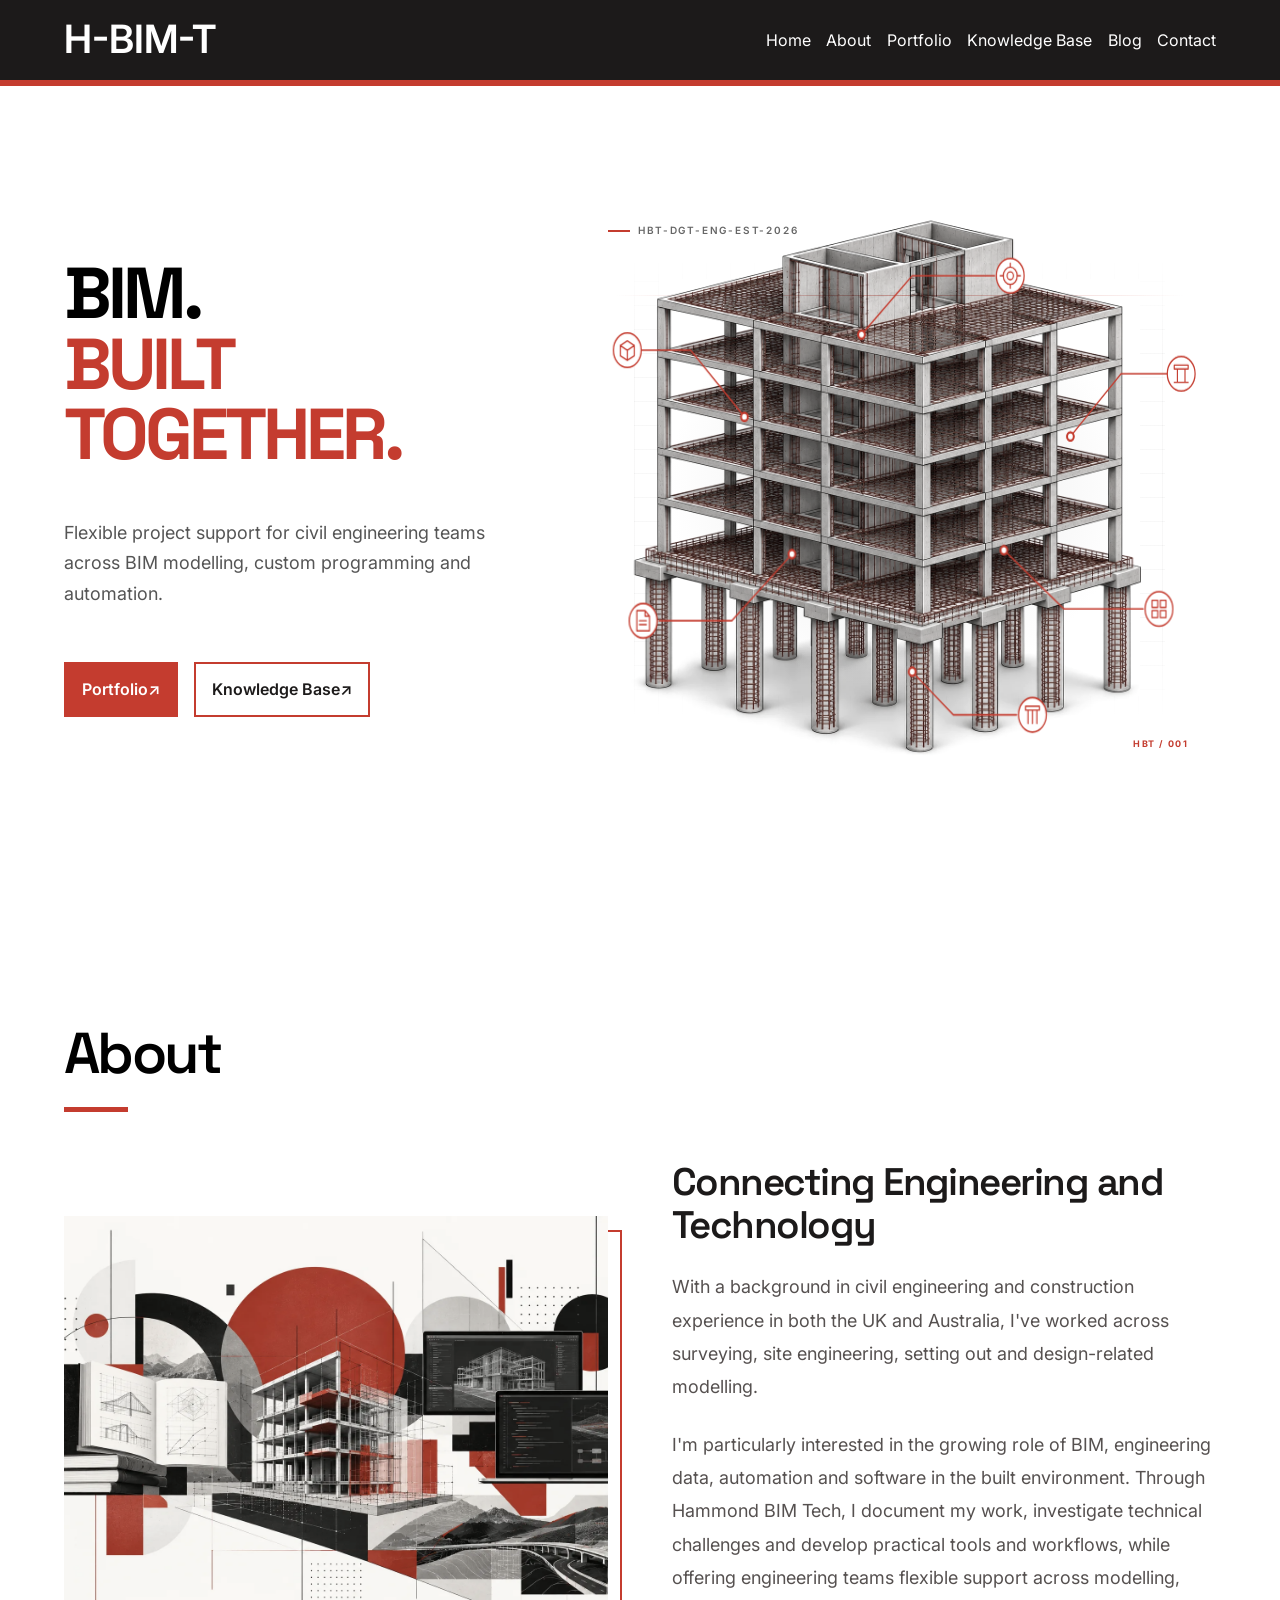
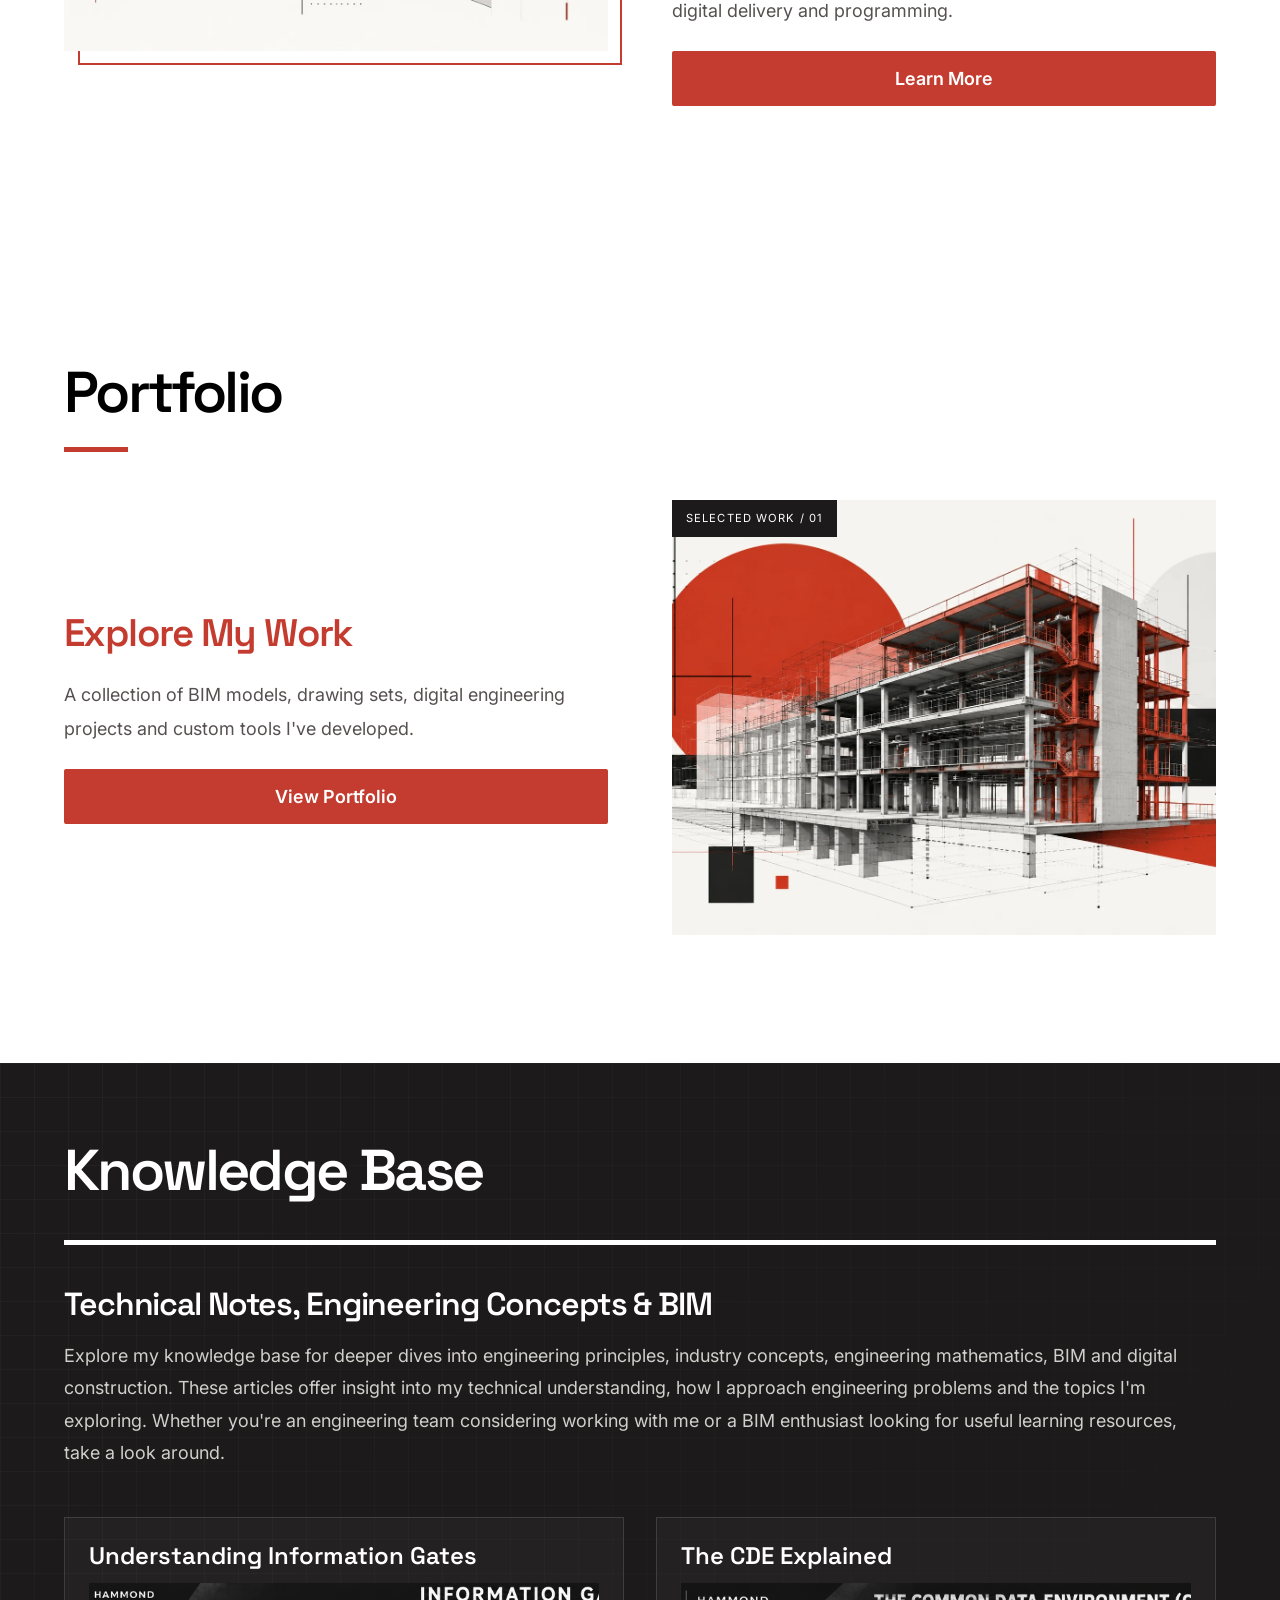
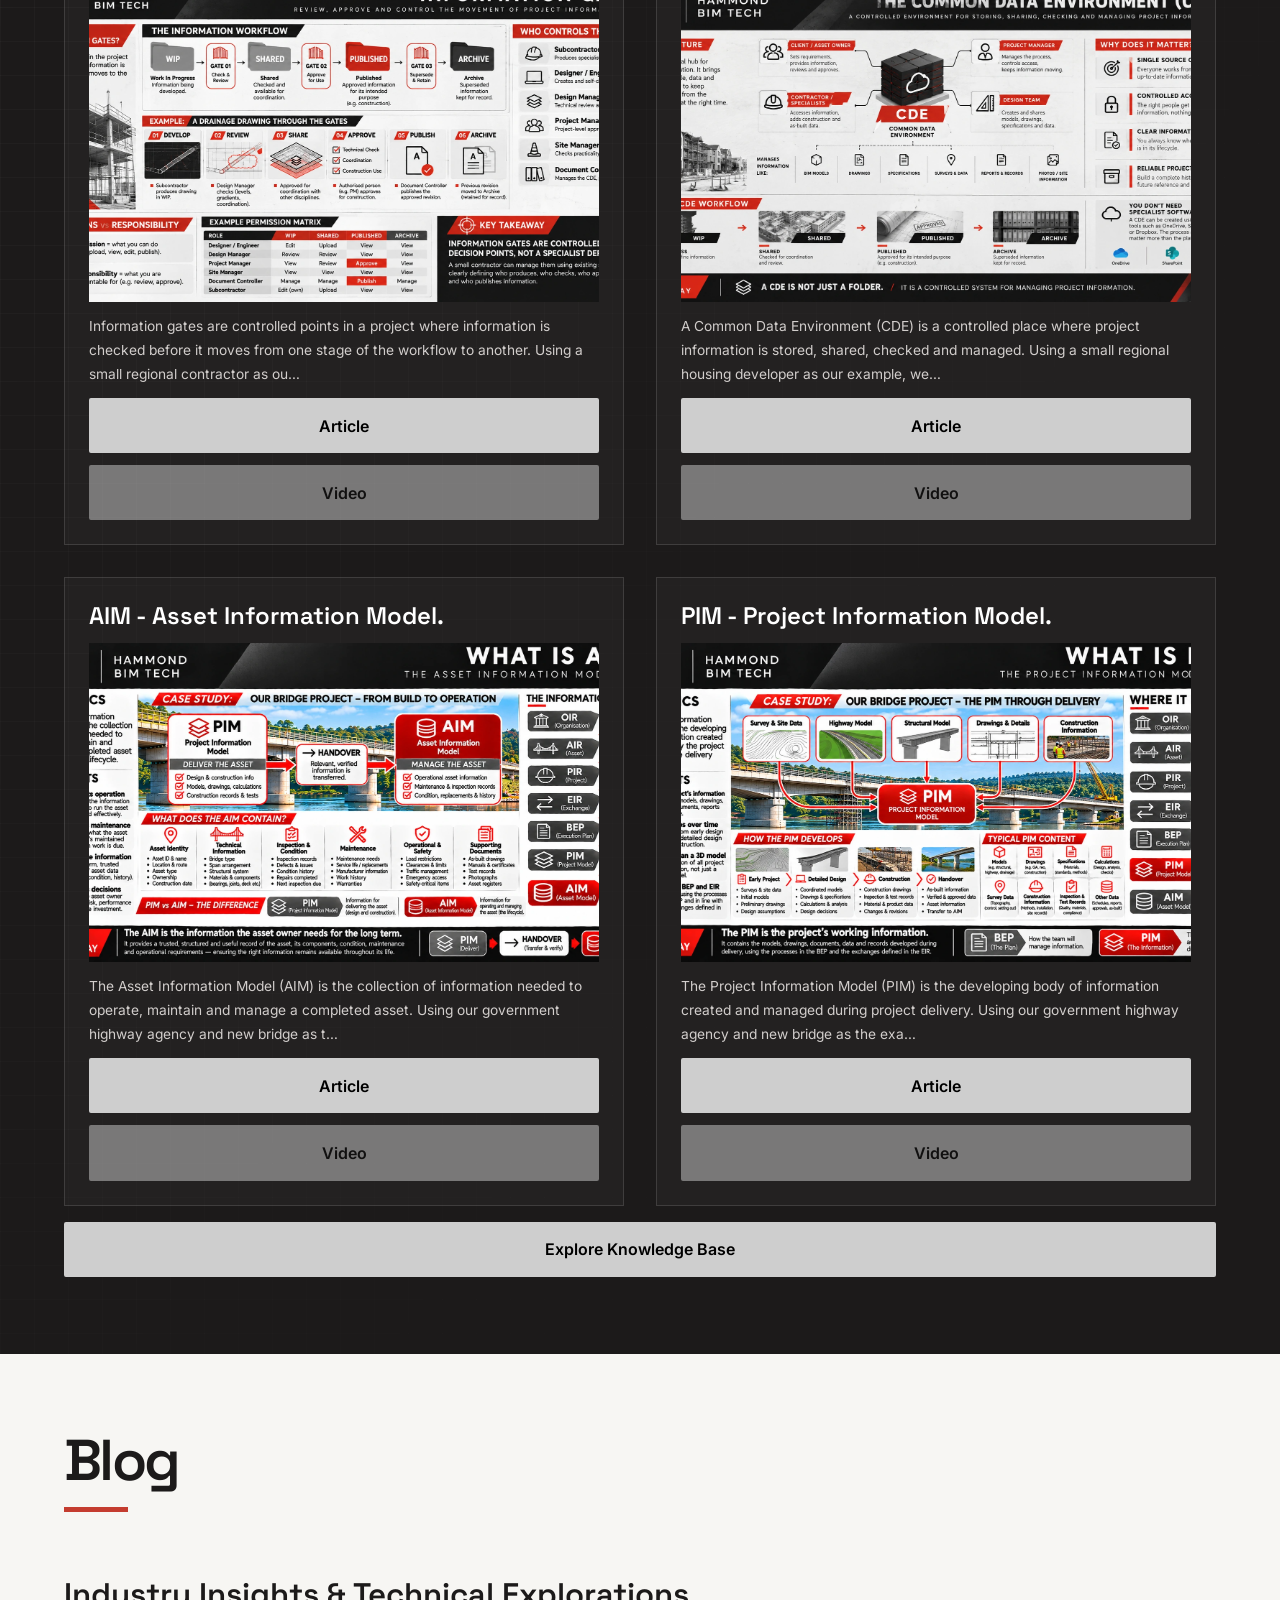
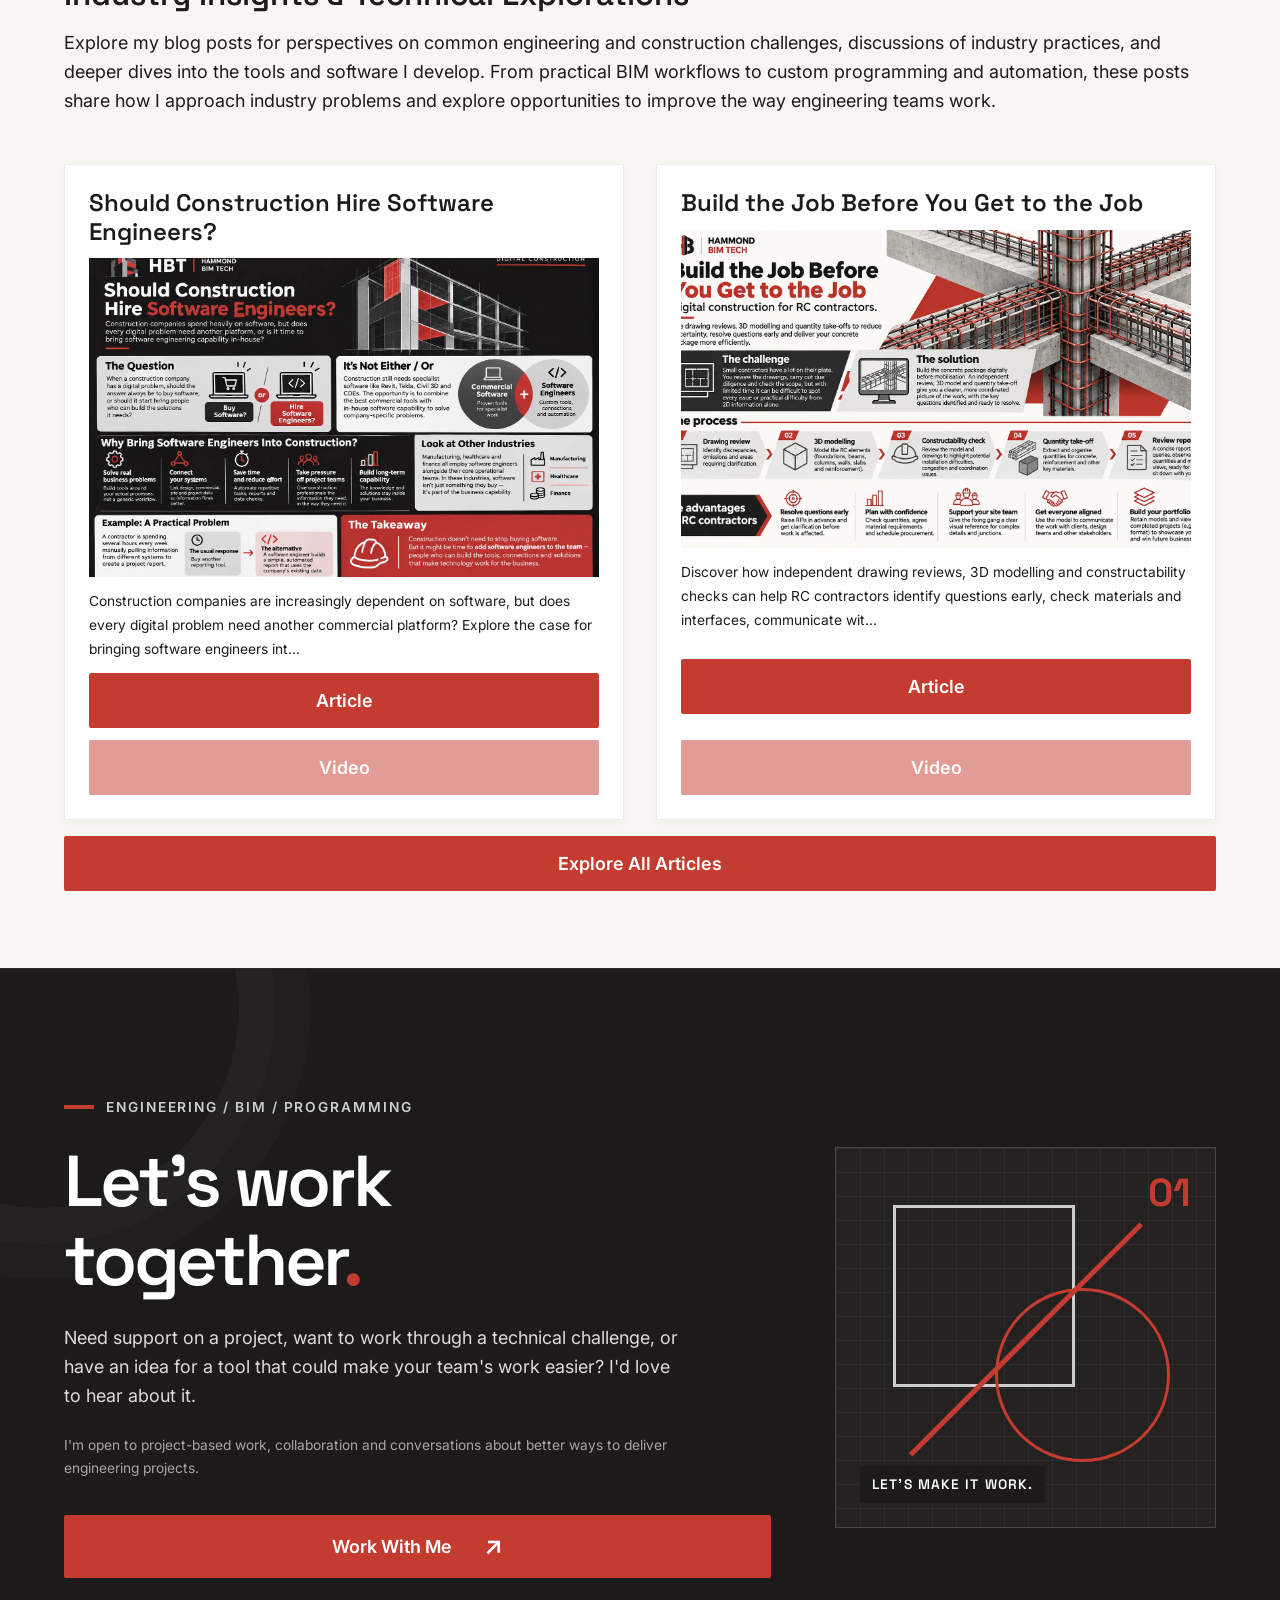
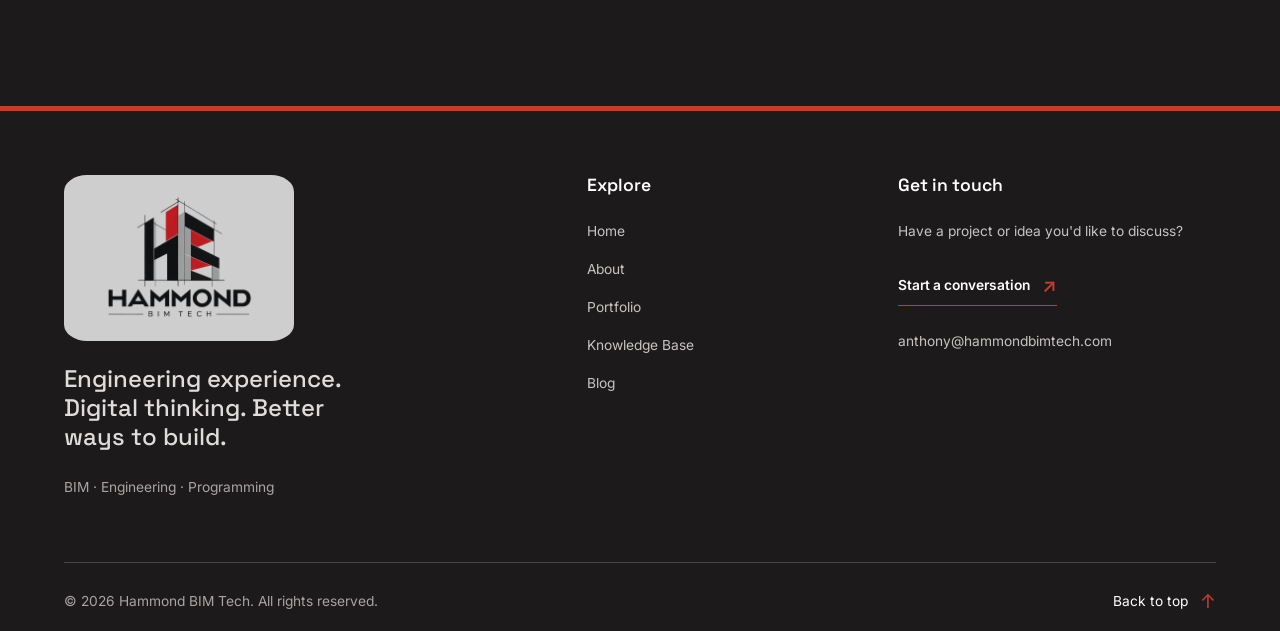
<file: index.html>
<!DOCTYPE html>
<html lang="en">
<head>
    <meta charset="UTF-8">
    <meta name="viewport" content="width=device-width, initial-scale=1.0">
    <title>Home</title>
    <link rel="stylesheet" href="/assets/css/global.css">
    <link rel="stylesheet" href="/assets/css/styles.css">
</head>
<body>

    <!-- Header -->
    <div id="header"></div>

    <!-- Hero -->
    <section class="hero-section">
        <div id="hero"></div>
    </section>

    <!-- About -->
     <section>
        <div class="inner about">
            <h2>About</h2>
            <hr class="line-break">
            <div class="about-content">
                <div class="about-description">
                    <h5>Connecting Engineering and Technology</h5>
                    <p>
                        With a background in civil engineering and construction experience in both the UK and Australia, I've worked across surveying, site engineering, setting out and design-related modelling.
                    </p>
                    <p>
                        I'm particularly interested in the growing role of BIM, engineering data, automation and software in the built environment. Through Hammond BIM Tech, I document my work, investigate technical challenges and develop practical tools and workflows, while offering engineering teams flexible support across modelling, digital delivery and programming.    
                    </p>
                    <a href="/about/index.html" class="button tertiary">Learn More</a>
                </div>
                <div class="about-image">
                    <img src="/assets/media/Architectural Learning and Digital Workflow.webp" alt="">
                </div>
            </div>

                
        </div>
     </section>

    <!-- Portfolio -->

    <section>
        <div class="inner portfolio">
            <h2>Portfolio</h2>
            <hr class="line-break">
            <div class="portfolio-content">
                <div class="portfolio-description">
                    <h5>Explore My Work</h5>
                    <p>A collection of BIM models, drawing sets, digital engineering projects and custom tools I've developed.</p>
                    <a href="/portfolio/index.html" class="button tertiary">View Portfolio</a>
                </div>
                <div class="portfolio-img">
                    <img src="/assets/media/portfolio-index.webp" alt="">

                </div>

            </div>
        </div>
    </section>

   
<!-- Homepage Knowledge Base -->
<section class="kb" id="home-knowledge-base">
    <div class="inner knowledge-base" id="home-kb-content">

        <h2>Knowledge Base</h2>
        <hr class="line-break-p">

        <h5 style="color: var(--color-text-light);">
            Technical Notes, Engineering Concepts &amp; BIM
        </h5>

        <p>
            Explore my knowledge base for deeper dives into engineering
            principles, industry concepts, engineering mathematics, BIM and digital construction. These
            articles offer insight into my technical understanding, how I
            approach engineering problems and the topics I'm exploring.
            Whether you're an engineering team considering working with me
            or a BIM enthusiast looking for useful learning resources,
            take a look around.
        </p>

        <!-- Four latest Knowledge Base entries -->
        <div class="knowledge-base-content" id="home-kb-articles"></div>

        <a href="/knowledge-base/index.html" class="button secondary">
            Explore Knowledge Base
        </a>

    </div>
</section>


<!-- Homepage Blog -->
<section class="blog" id="home-blog">
    <div class="inner knowledge-base blog" id="home-blog-content">

        <h2>Blog</h2>
        <hr class="line-break">

        <h5>Industry Insights &amp; Technical Explorations</h5>

        <p style="color: var(--color-primary);">
            Explore my blog posts for perspectives on common engineering
            and construction challenges, discussions of industry practices,
            and deeper dives into the tools and software I develop. From
            practical BIM workflows to custom programming and automation,
            these posts share how I approach industry problems and explore
            opportunities to improve the way engineering teams work.
        </p>

        <!-- Four latest Blog entries -->
        <div class="knowledge-base-content" id="home-blog-articles"></div>

        <a href="/blog/index.html" class="button tertiary">
            Explore All Articles
        </a>

    </div>
</section>


    
    <!-- Call to action -->
    <section class="cta-section">
        <div class="inner cta">

            <div class="cta-content">
                <span class="cta-eyebrow">ENGINEERING / BIM / PROGRAMMING</span>

                <h2>Let's work<br class="cta-break"> together<span class="cta-period">.</span></h2>

                <p>
                    Need support on a project, want to work through a technical
                    challenge, or have an idea for a tool that could make your
                    team's work easier? I'd love to hear about it.
                </p>

                <p class="cta-secondary-text">
                    I'm open to project-based work, collaboration and conversations
                    about better ways to deliver engineering projects.
                </p>

                <a href="/contact/index.html" class="button tertiary cta-button">
                    <span>Work With Me</span>
                    <span class="cta-arrow" aria-hidden="true">↗</span>
                </a>
            </div>

            <div class="cta-graphic" aria-hidden="true">
                <div class="cta-graphic-square"></div>
                <div class="cta-graphic-circle"></div>
                <div class="cta-graphic-line"></div>
                <span class="cta-graphic-label">LET'S MAKE IT WORK.</span>
                <span class="cta-graphic-number">01</span>
            </div>

        </div>
    </section>
 

    <!-- Footer -->
    <div id="footer"></div>
    
    
    <script src="/assets/js/components.js"></script>
    <script src="/assets/js/script.js"></script>
    <script src="/assets/js/home-injection.js"></script>
</body>
</html>
</file>
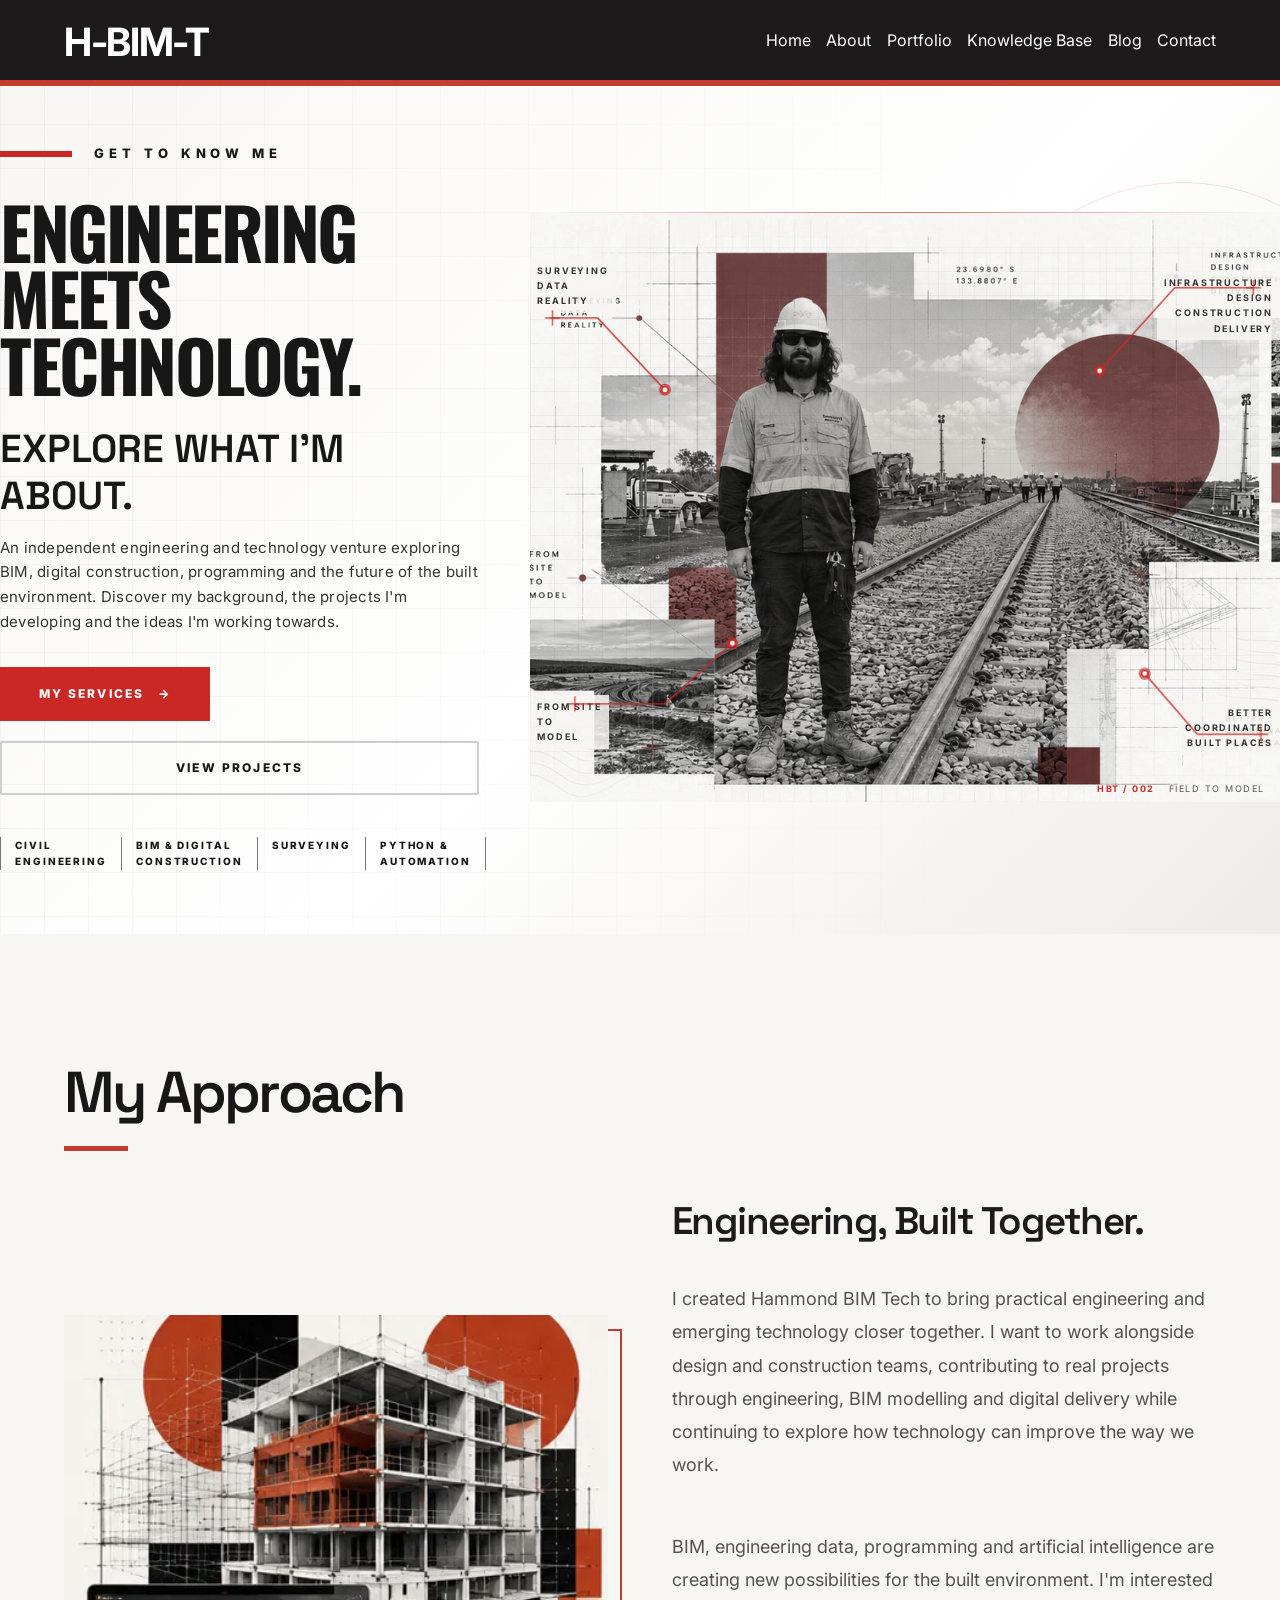
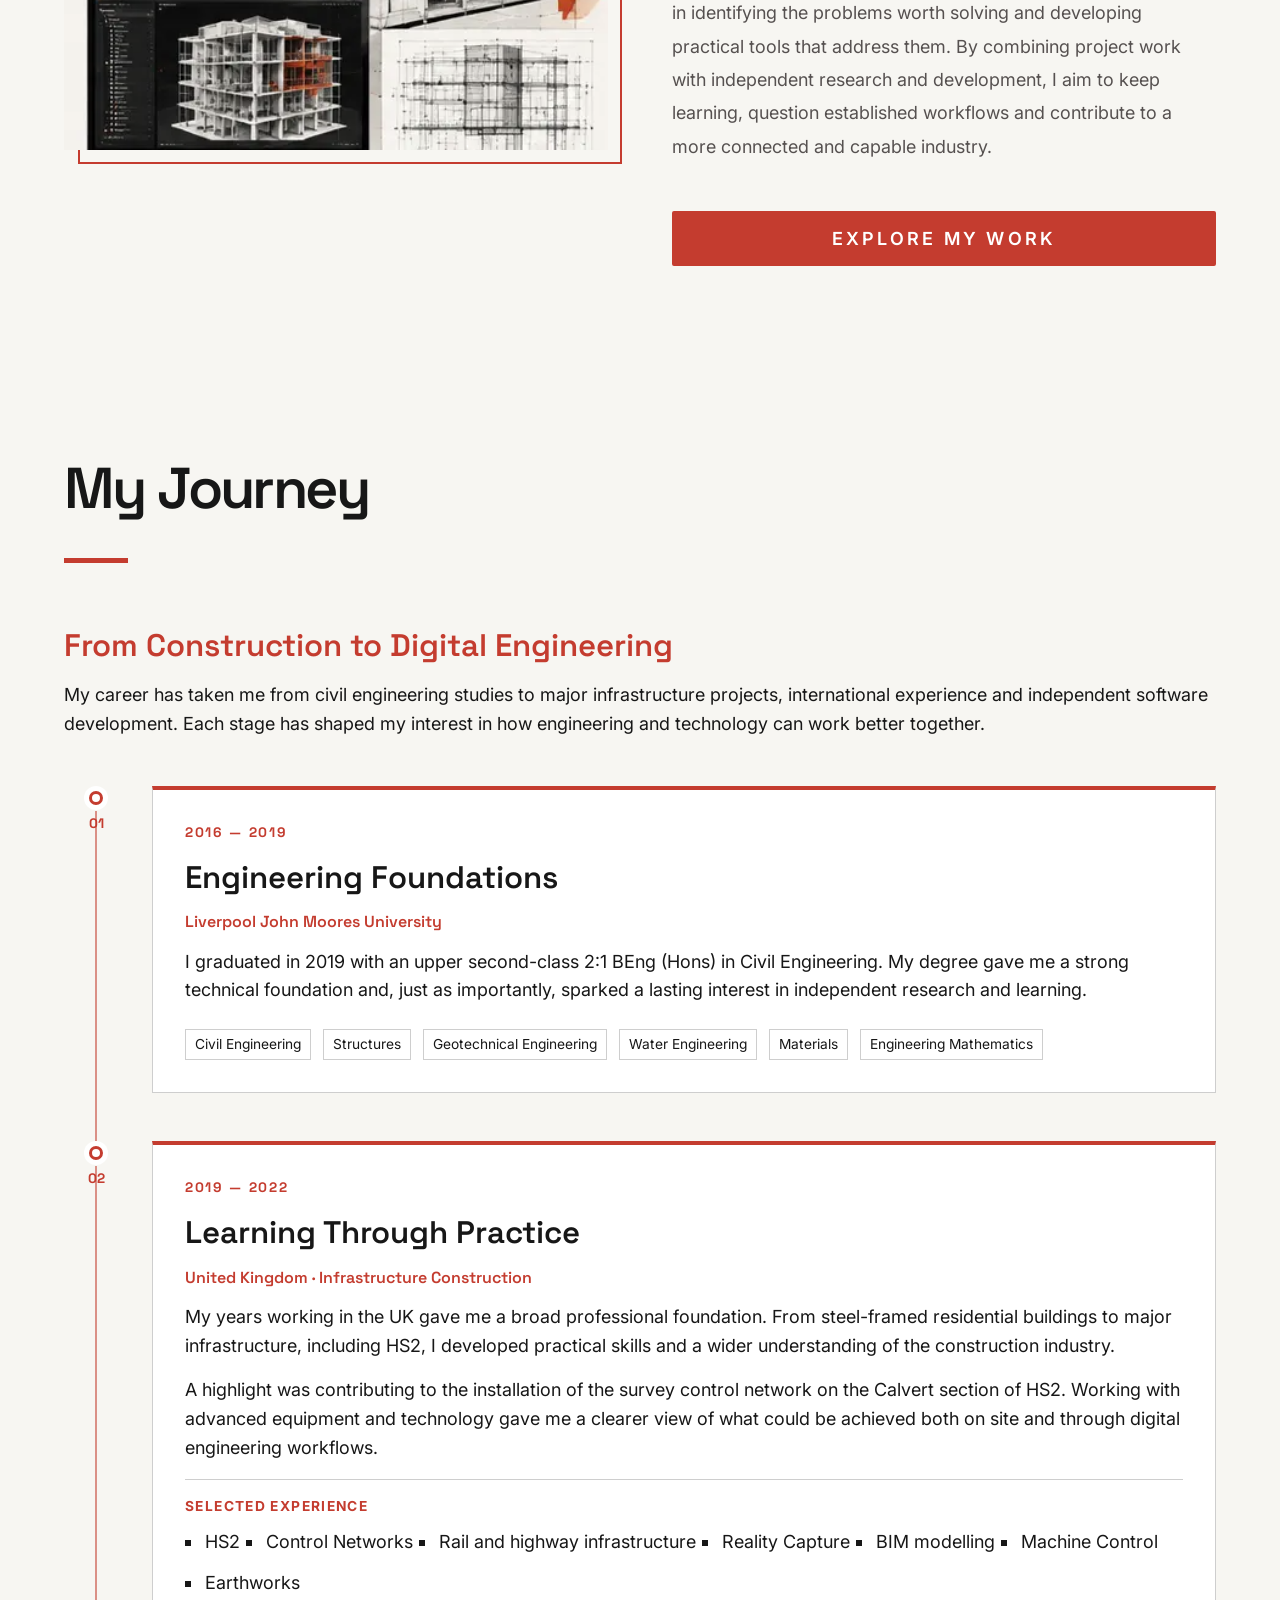
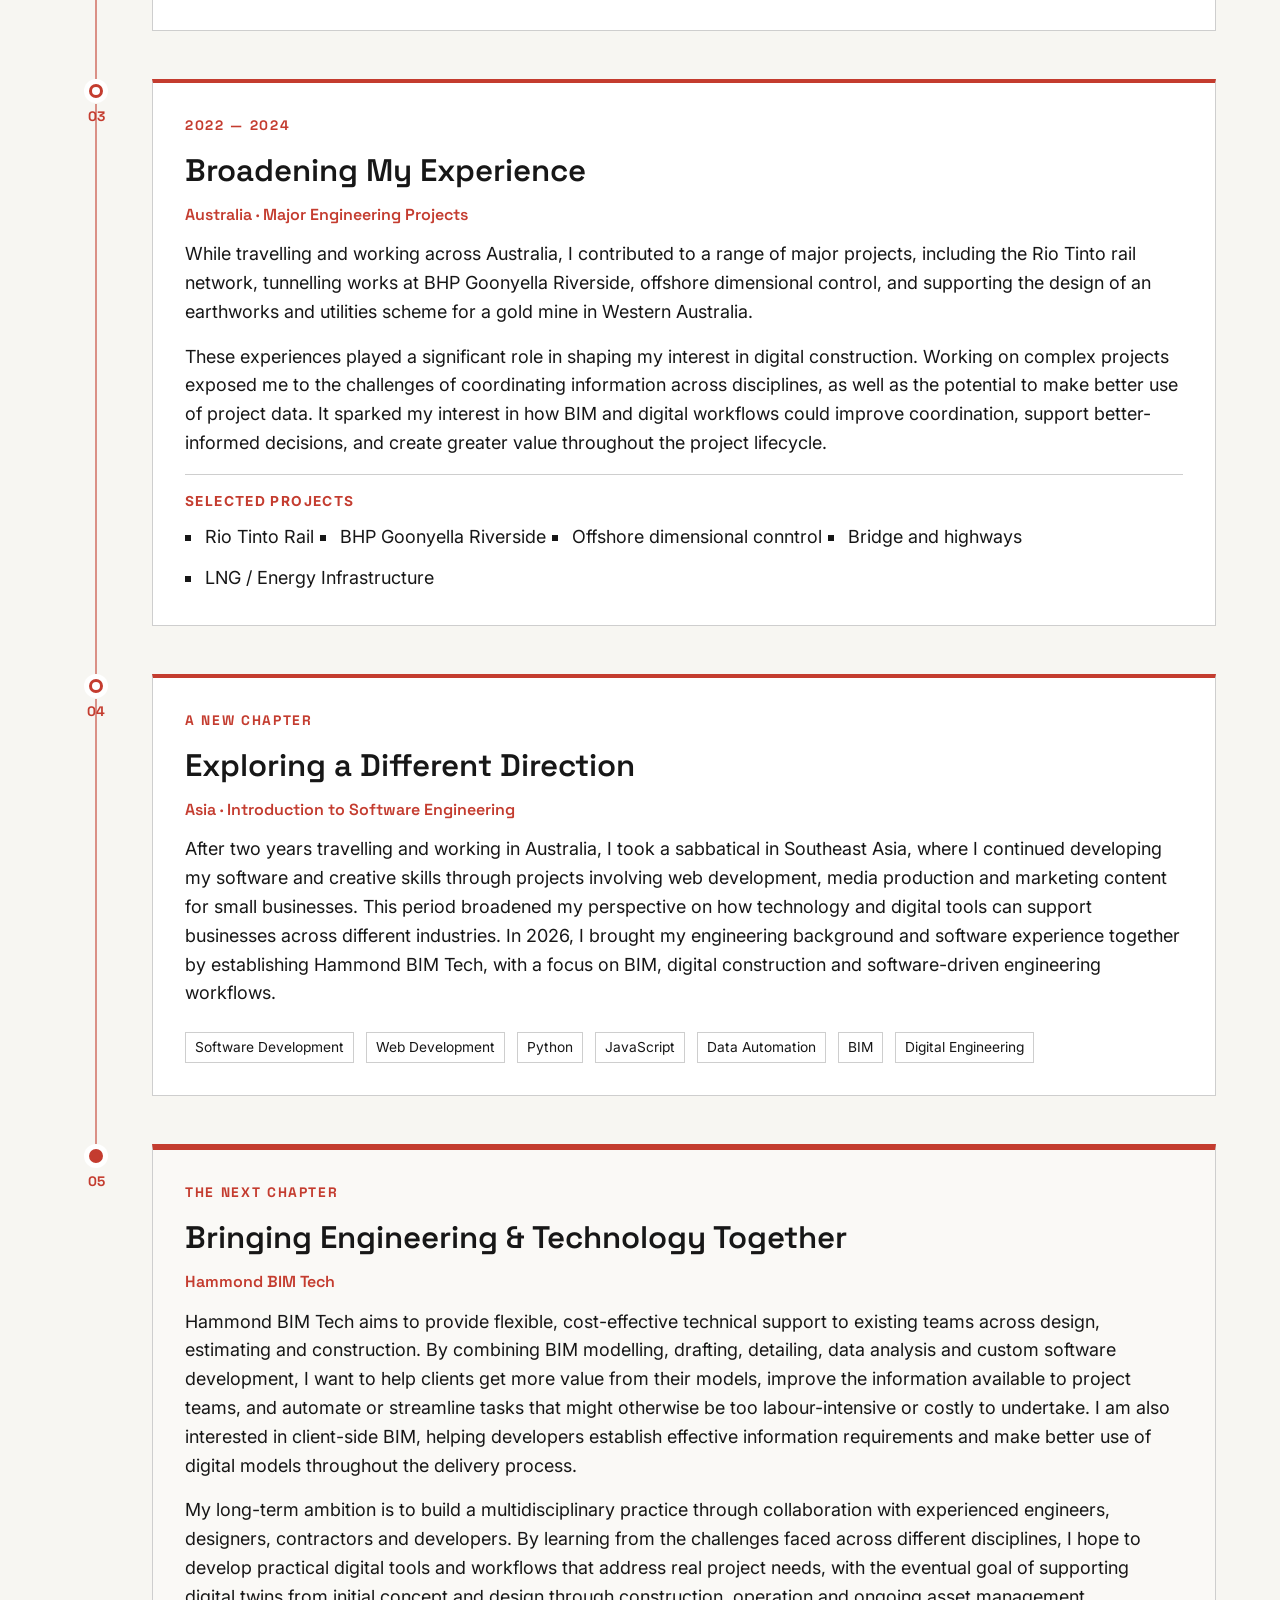
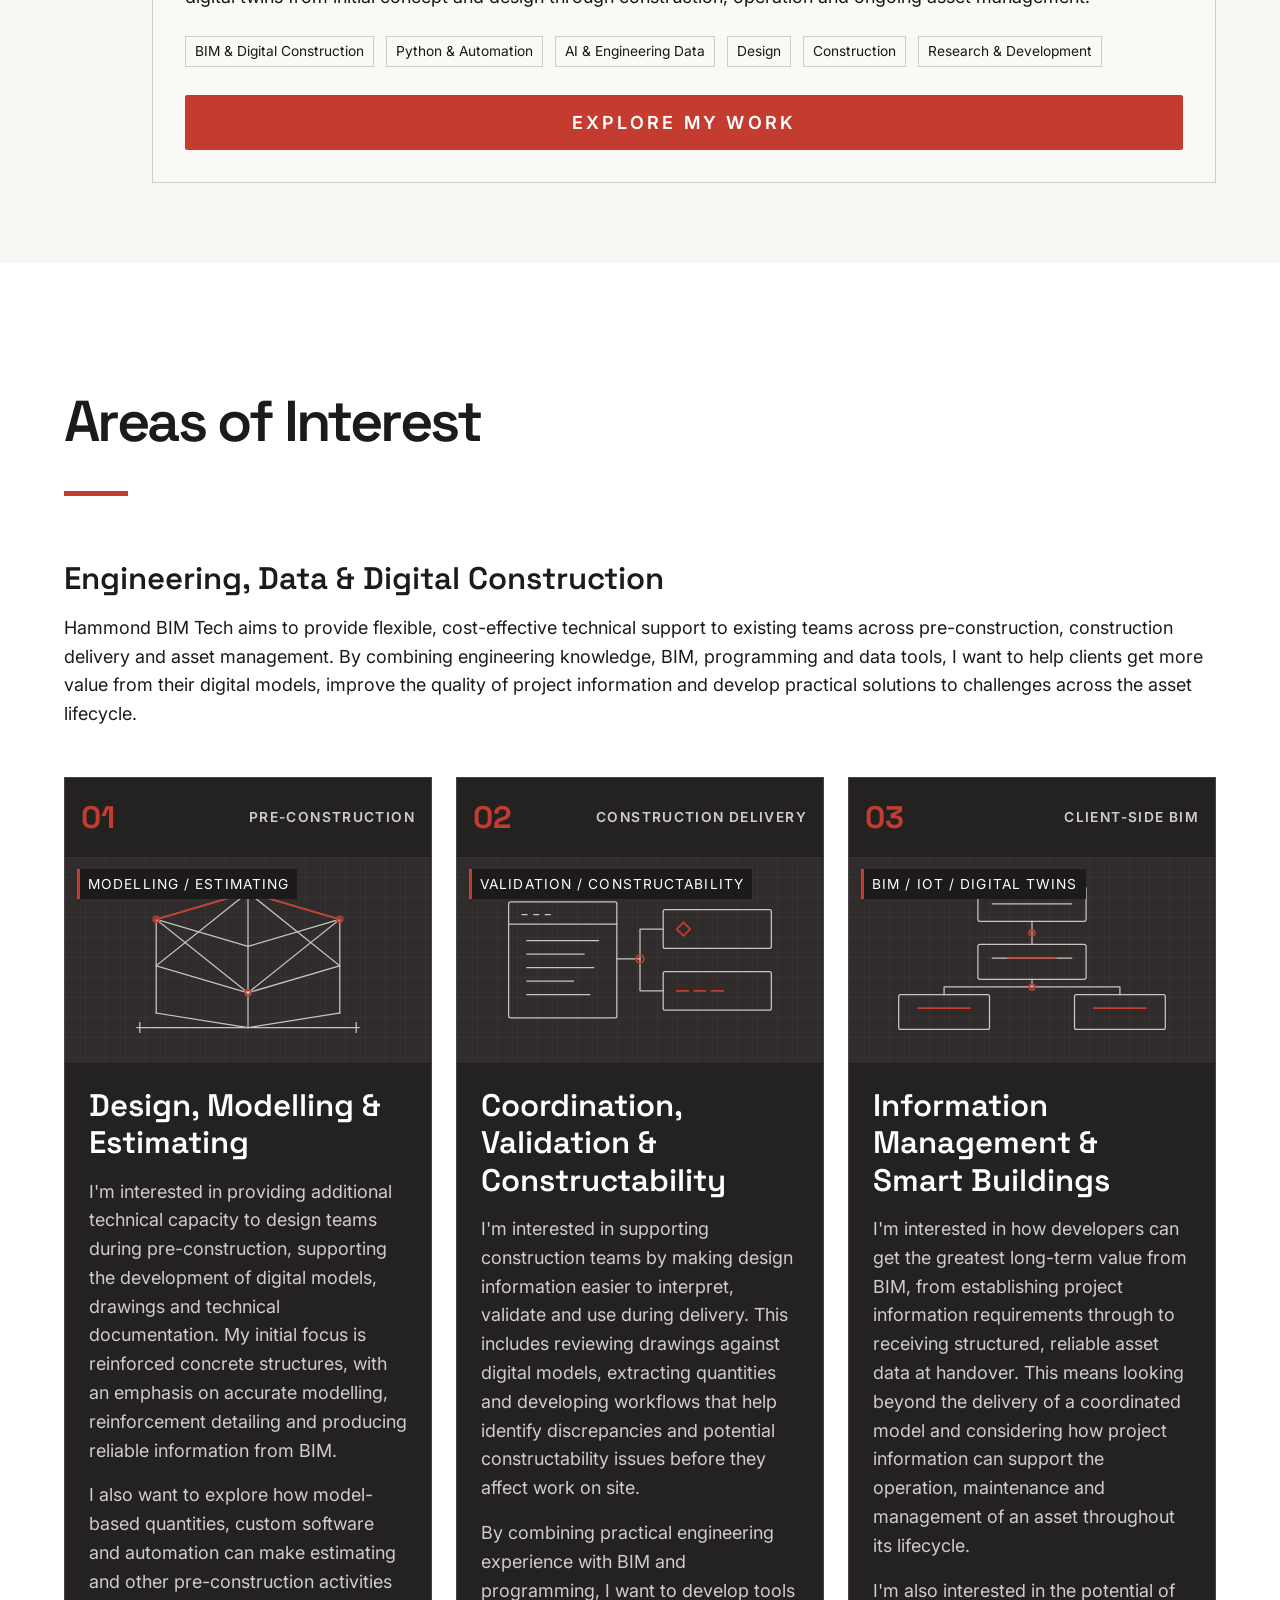
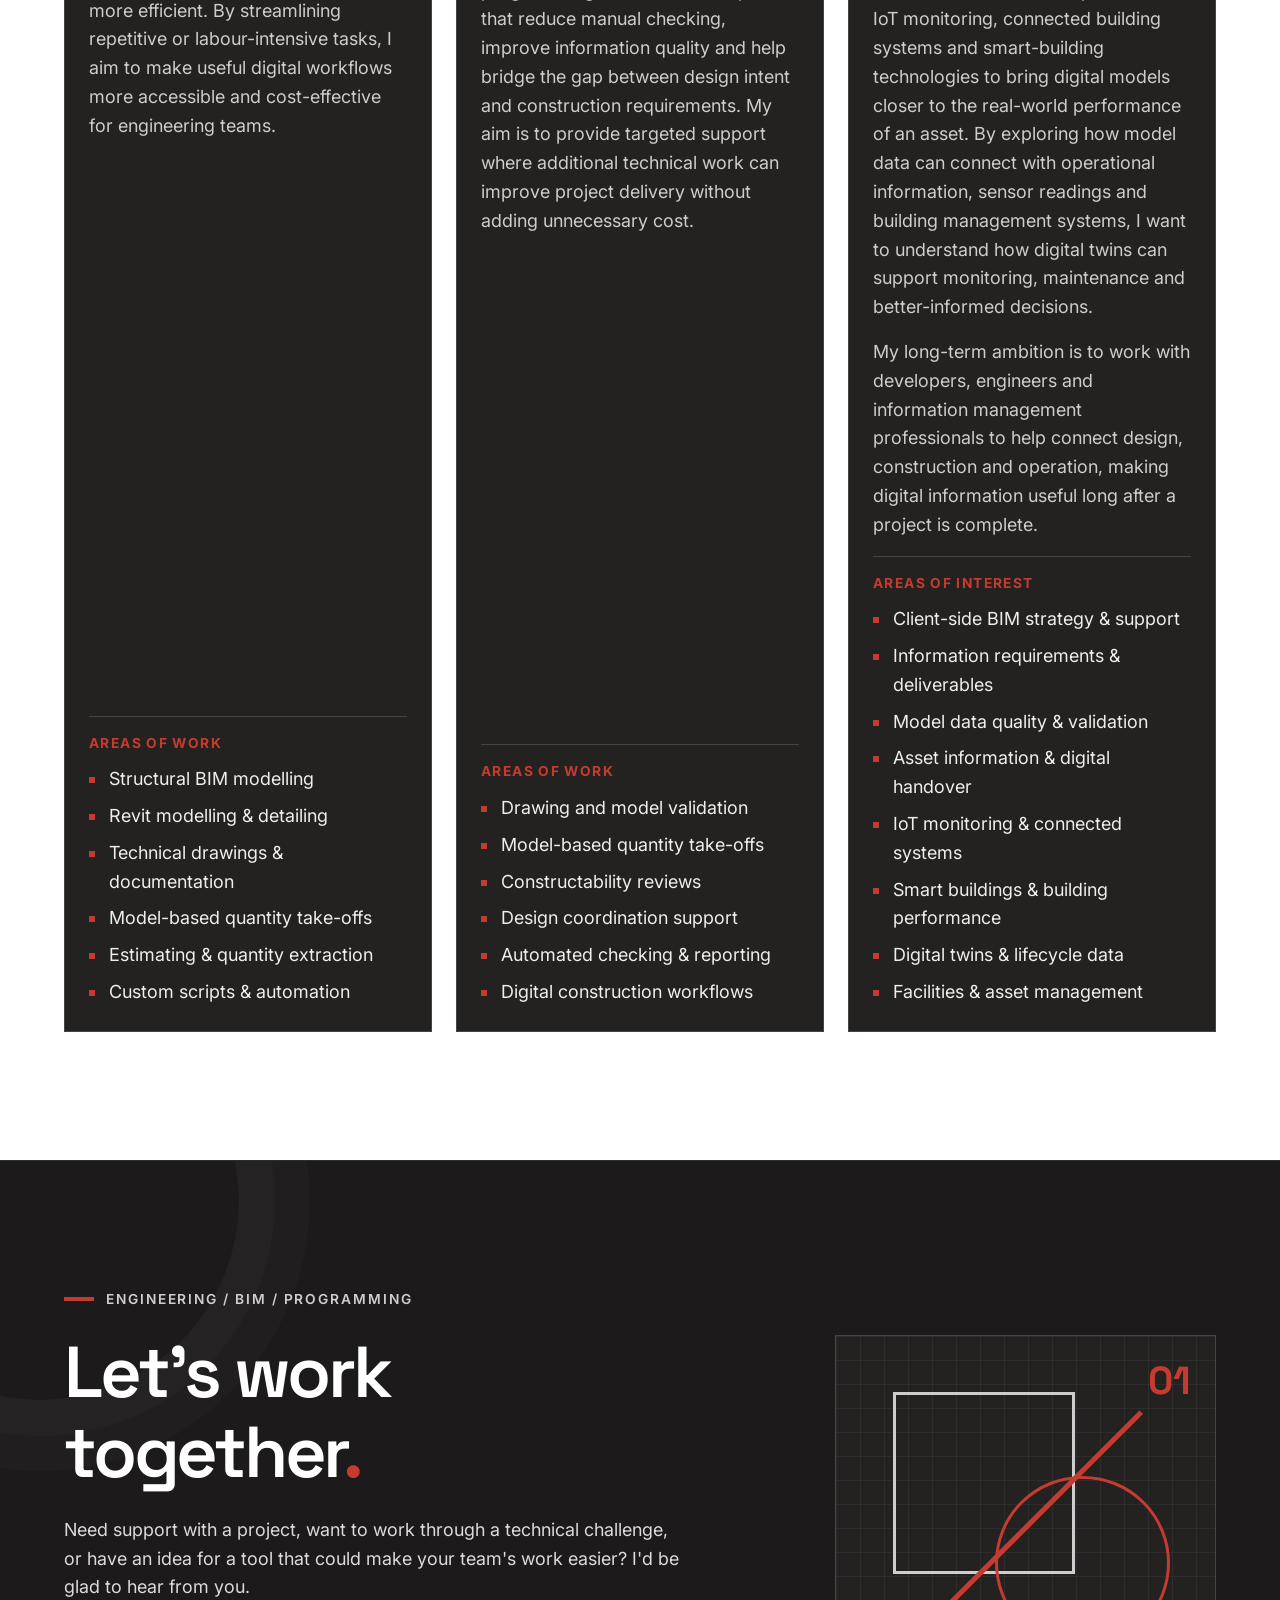
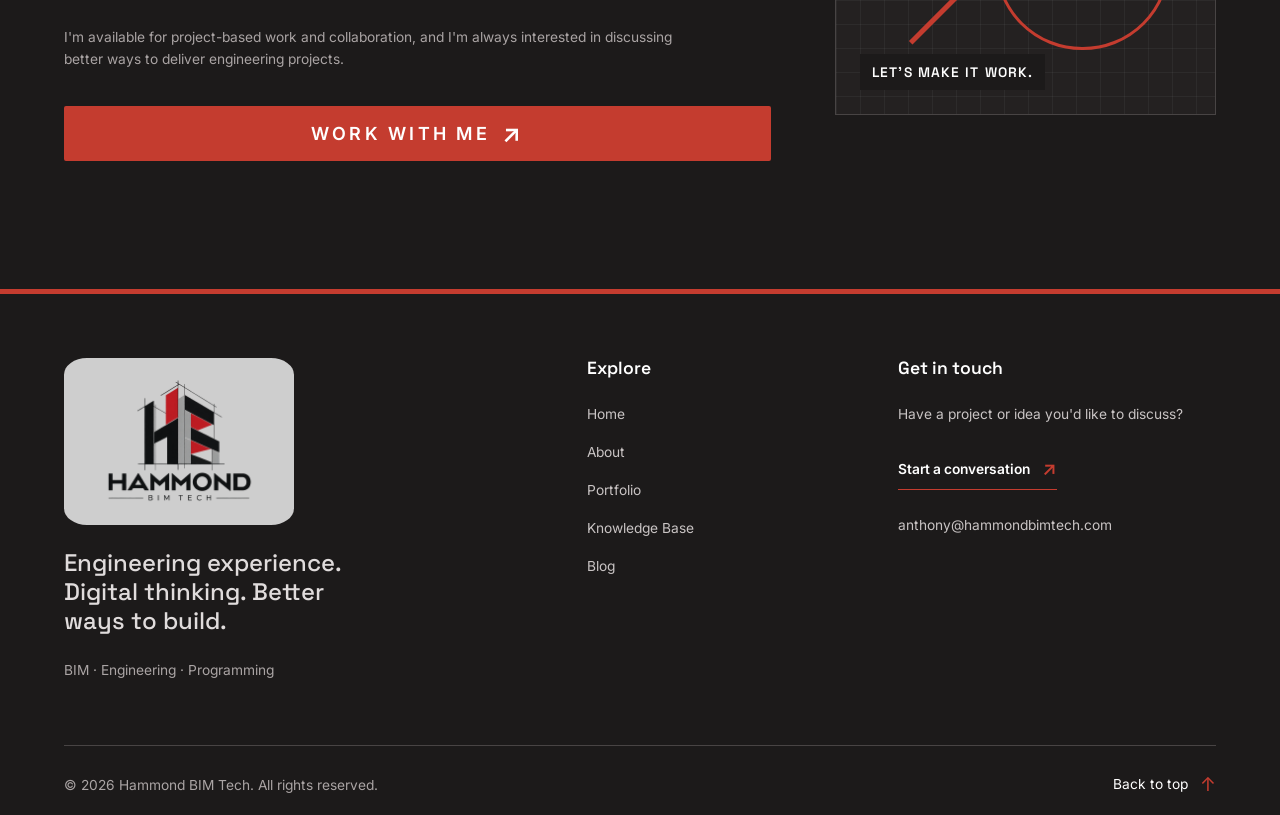
<file: about/index.html>
<!DOCTYPE html>
<html lang="en">
<head>
    <meta charset="UTF-8">
    <meta name="viewport" content="width=device-width, initial-scale=1.0">
    <title>About | Hammond BIM Tech</title>
    <link rel="stylesheet" href="/assets/css/global.css">
    <link rel="stylesheet" href="/assets/css/styles.css">
</head>
<body>
    <!-- Header -->
    <div id="header"></div>

    <!-- Hero -->
    <section class="hero-section">
        <div id="a-hero"></div>
    </section>

    <!-- About -->
    
    
    <section>
        <div class="inner about">
            <h2>My Approach</h2>
            <hr class="line-break">

            <div class="about-content">
                <div class="about-description">
                    <h5>Engineering, Built Together.</h5>

                    <p>
                        I created Hammond BIM Tech to bring practical engineering and emerging technology closer together. I want to work alongside design and construction teams, contributing to real projects through engineering, BIM modelling and digital delivery while continuing to explore how technology can improve the way we work.
                    </p>

                    <p>
                        BIM, engineering data, programming and artificial intelligence are creating new possibilities for the built environment. I'm interested in identifying the problems worth solving and developing practical tools that address them. By combining project work with independent research and development, I aim to keep learning, question established workflows and contribute to a more connected and capable industry.
                    </p>

                    <a href="/portfolio/index.html" class="button tertiary">Explore My Work</a>
                </div>

                <div class="about-image">
                    <img src="/assets/media/BIMG-1.webp"
                        alt="Engineering and digital construction workflows">
                </div>
            </div>
        </div>
    </section>

    
    <!-- My Journey -->
    <section class="journey-section">
        <div class="inner journey">

            <h2>My Journey</h2>
            <hr class="line-break">

            <h5 class="journey-intro-heading">
                From Construction to Digital Engineering
            </h5>

            <p class="journey-intro">
                My career has taken me from civil engineering studies to major infrastructure projects, international experience and independent software development. Each stage has shaped my interest in how engineering and technology can work better together.
            </p>

            <div class="journey-timeline">

                <!-- University -->
                <article class="journey-item">
                    <div class="journey-marker">
                        <span class="journey-node"></span>
                        <span class="journey-index">01</span>
                    </div>

                    <div class="journey-card">
                        <span class="journey-period">2016 — 2019</span>
                        <h3>Engineering Foundations</h3>
                        <h5>Liverpool John Moores University</h5>

                        <p>
                            I graduated in 2019 with an upper second-class 2:1 BEng (Hons) in Civil Engineering. My degree gave me a strong technical foundation and, just as importantly, sparked a lasting interest in independent research and learning.
                        </p>

                        <div class="journey-tags">
                            <span>Civil Engineering</span>
                            <span>Structures</span>
                            <span>Geotechnical Engineering</span>
                            <span>Water Engineering</span>
                            <span>Materials</span>
                            <span>Engineering Mathematics</span>
                        </div>
                    </div>
                </article>

                <!-- United Kingdom -->
                <article class="journey-item">
                    <div class="journey-marker">
                        <span class="journey-node"></span>
                        <span class="journey-index">02</span>
                    </div>

                    <div class="journey-card">
                        <span class="journey-period">2019 — 2022</span>
                        <h3>Learning Through Practice</h3>
                        <h5>United Kingdom · Infrastructure Construction</h5>

                        <p>
                            My years working in the UK gave me a broad professional foundation. From steel-framed residential buildings to major infrastructure, including HS2, I developed practical skills and a wider understanding of the construction industry.
                        </p>

                        <p>
                            A highlight was contributing to the installation of the survey control network on the Calvert section of HS2. Working with advanced equipment and technology gave me a clearer view of what could be achieved both on site and through digital engineering workflows.
                        </p>

                        <div class="journey-project">
                            <span class="journey-project-label">SELECTED EXPERIENCE</span>
                            <ul>
                                <li>HS2</li>
                                <li>Control Networks</li>
                                <li>Rail and highway infrastructure</li>
                                <li>Reality Capture</li>
                                <li>BIM modelling</li>
                                <li>Machine Control</li>
                                <li>Earthworks</li>
                            </ul>
                        </div>
                    </div>
                </article>

                <!-- Australia -->
                <article class="journey-item">
                    <div class="journey-marker">
                        <span class="journey-node"></span>
                        <span class="journey-index">03</span>
                    </div>

                    <div class="journey-card">
                        <span class="journey-period">2022 — 2024</span>
                        <h3>Broadening My Experience</h3>
                        <h5>Australia · Major Engineering Projects</h5>

                        <p>
                            While travelling and working across Australia, I contributed to a range of major projects, including the Rio Tinto rail network, tunnelling works at BHP Goonyella Riverside, offshore dimensional control, and supporting the design of an earthworks and utilities scheme for a gold mine in Western Australia.
                        </p>

                        <p>
                            These experiences played a significant role in shaping my interest in digital construction. Working on complex projects exposed me to the challenges of coordinating information across disciplines, as well as the potential to make better use of project data. It sparked my interest in how BIM and digital workflows could improve coordination, support better-informed decisions, and create greater value throughout the project lifecycle.
                        </p>

                        <div class="journey-project">
                            <span class="journey-project-label">SELECTED PROJECTS</span>
                            <ul>
                                <li>Rio Tinto Rail</li>
                                <li>BHP Goonyella Riverside</li>
                                <li>Offshore dimensional conntrol</li>
                                <li>Bridge and highways</li>
                                <li>LNG / Energy Infrastructure</li>
                            </ul>
                        </div>
                    </div>
                </article>

                <!-- Asia -->
                <article class="journey-item">
                    <div class="journey-marker">
                        <span class="journey-node"></span>
                        <span class="journey-index">04</span>
                    </div>

                    <div class="journey-card">
                        <span class="journey-period">A NEW CHAPTER</span>
                        <h3>Exploring a Different Direction</h3>
                        <h5>Asia · Introduction to Software Engineering</h5>

                        <p>
                            After two years travelling and working in Australia, I took a sabbatical in Southeast Asia, where I continued developing my software and creative skills through projects involving web development, media production and marketing content for small businesses. This period broadened my perspective on how technology and digital tools can support businesses across different industries. In 2026, I brought my engineering background and software experience together by establishing Hammond BIM Tech, with a focus on BIM, digital construction and software-driven engineering workflows.
                        </p>


                        <div class="journey-tags">
                            <span>Software Development</span>
                            <span>Web Development</span>
                            <span>Python</span>
                            <span>JavaScript</span>
                            <span>Data Automation</span>
                            <span>BIM</span>
                            <span>Digital Engineering</span>
                        </div>
                    </div>
                </article>

                <!-- Hammond BIM Tech -->
                <article class="journey-item journey-current">
                    <div class="journey-marker">
                        <span class="journey-node"></span>
                        <span class="journey-index">05</span>
                    </div>

                    <div class="journey-card">
                        <span class="journey-period">THE NEXT CHAPTER</span>
                        <h3>Bringing Engineering & Technology Together</h3>
                        <h5>Hammond BIM Tech</h5>

                        
                        <p>
                            Hammond BIM Tech aims to provide flexible, cost-effective technical support to existing teams across design, estimating and construction. By combining BIM modelling, drafting, detailing, data analysis and custom software development, I want to help clients get more value from their models, improve the information available to project teams, and automate or streamline tasks that might otherwise be too labour-intensive or costly to undertake. I am also interested in client-side BIM, helping developers establish effective information requirements and make better use of digital models throughout the delivery process.
                        </p>

                        <p>
                            My long-term ambition is to build a multidisciplinary practice through collaboration with experienced engineers, designers, contractors and developers. By learning from the challenges faced across different disciplines, I hope to develop practical digital tools and workflows that address real project needs, with the eventual goal of supporting digital twins from initial concept and design through construction, operation and ongoing asset management.
                        </p>


                        <div class="journey-tags">
                            <span>BIM & Digital Construction</span>
                            <span>Python & Automation</span>
                            <span>AI & Engineering Data</span>
                            <span>Design</span>
                            <span>Construction</span>
                            <span>Research & Development</span>
                        </div>

                        <a href="/portfolio/index.html"
                        class="button tertiary journey-button">
                            Explore My Work
                        </a>
                    </div>
                </article>

            </div>
        </div>
    </section>

    
    <!-- Areas of Interest -->
    <section class="interests-section">
        <div class="inner interests">

            <h2>Areas of Interest</h2>
            <hr class="line-break">

            <h5>Engineering, Data & Digital Construction</h5>

            <p class="interests-intro">
                Hammond BIM Tech aims to provide flexible, cost-effective technical support to existing teams across pre-construction, construction delivery and asset management. By combining engineering knowledge, BIM, programming and data tools, I want to help clients get more value from their digital models, improve the quality of project information and develop practical solutions to challenges across the asset lifecycle.
            </p>

            <div class="interests-grid">

                <!-- 01: Pre-construction -->
                <article class="interest-card">
                    <div class="interest-card-header">
                        <span class="interest-index">01</span>
                        <span class="interest-category">PRE-CONSTRUCTION</span>
                    </div>

                    <div class="interest-graphic interest-graphic-model">
                        <span class="interest-graphic-label">MODELLING / ESTIMATING</span>
                        <svg viewBox="0 0 320 180" role="img"
                            aria-label="Abstract structural frame drawing">
                            <g class="interest-drawing">
                                <path d="M65 145 V48 L160 20 L255 48 V145"/>
                                <path d="M65 48 L160 76 L255 48"/>
                                <path d="M65 96 L160 124 L255 96"/>
                                <path d="M160 20 V160"/>
                                <path d="M65 145 L160 160 L255 145"/>
                                <path d="M65 48 L160 124"/>
                                <path d="M255 48 L160 124"/>
                                <path d="M65 96 L160 20"/>
                                <path d="M255 96 L160 20"/>
                                <path d="M45 160 H275"/>
                                <path d="M48 155 V165 M272 155 V165"/>
                            </g>
                            <g class="interest-drawing-accent">
                                <path d="M65 48 L160 20 L255 48"/>
                                <circle cx="65" cy="48" r="3"/>
                                <circle cx="160" cy="20" r="3"/>
                                <circle cx="255" cy="48" r="3"/>
                                <circle cx="160" cy="124" r="3"/>
                            </g>
                        </svg>
                    </div>

                    <div class="interest-card-body">
                        <h3>Design, Modelling & Estimating</h3>

                        <p>
                            I'm interested in providing additional technical capacity to design teams during pre-construction, supporting the development of digital models, drawings and technical documentation. My initial focus is reinforced concrete structures, with an emphasis on accurate modelling, reinforcement detailing and producing reliable information from BIM.
                        </p>

                        <p>
                            I also want to explore how model-based quantities, custom software and automation can make estimating and other pre-construction activities more efficient. By streamlining repetitive or labour-intensive tasks, I aim to make useful digital workflows more accessible and cost-effective for engineering teams.
                        </p>

                        <div class="interest-services">
                            <span class="interest-services-label">AREAS OF WORK</span>
                            <ul>
                                <li>Structural BIM modelling</li>
                                <li>Revit modelling & detailing</li>
                                <li>Technical drawings & documentation</li>
                                <li>Model-based quantity take-offs</li>
                                <li>Estimating & quantity extraction</li>
                                <li>Custom scripts & automation</li>
                            </ul>
                        </div>
                    </div>
                </article>

                <!-- 02: Construction Delivery -->
                <article class="interest-card">
                    <div class="interest-card-header">
                        <span class="interest-index">02</span>
                        <span class="interest-category">CONSTRUCTION DELIVERY</span>
                    </div>

                    <div class="interest-graphic interest-graphic-code">
                        <span class="interest-graphic-label">VALIDATION / CONSTRUCTABILITY</span>
                        <svg viewBox="0 0 320 180" role="img"
                            aria-label="Abstract engineering data and code diagram">
                            <g class="interest-drawing">
                                <rect x="24" y="30" width="112" height="120" rx="2"/>
                                <path d="M24 53 H136"/>
                                <path d="M38 43 H43 M50 43 H55 M62 43 H67"/>
                                <path d="M43 70 H117 M43 84 H102 M43 98 H112 M43 112 H91 M43 126 H108"/>
                                <rect x="184" y="38" width="112" height="40" rx="2"/>
                                <rect x="184" y="102" width="112" height="40" rx="2"/>
                                <path d="M136 89 H160 V58 H184"/>
                                <path d="M160 89 V122 H184"/>
                            </g>
                            <g class="interest-drawing-accent">
                                <path d="M198 58 L205 51 L212 58 L205 65 Z"/>
                                <path d="M198 122 H210 M216 122 H228 M234 122 H246"/>
                                <circle cx="160" cy="89" r="4"/>
                            </g>
                        </svg>
                    </div>

                    <div class="interest-card-body">
                        <h3>Coordination, Validation & Constructability</h3>

                        <p>
                            I'm interested in supporting construction teams by making design information easier to interpret, validate and use during delivery. This includes reviewing drawings against digital models, extracting quantities and developing workflows that help identify discrepancies and potential constructability issues before they affect work on site.
                        </p>

                        <p>
                            By combining practical engineering experience with BIM and programming, I want to develop tools that reduce manual checking, improve information quality and help bridge the gap between design intent and construction requirements. My aim is to provide targeted support where additional technical work can improve project delivery without adding unnecessary cost.
                        </p>

                        <div class="interest-services">
                            <span class="interest-services-label">AREAS OF WORK</span>
                            <ul>
                                <li>Drawing and model validation</li>
                                <li>Model-based quantity take-offs</li>
                                <li>Constructability reviews</li>
                                <li>Design coordination support</li>
                                <li>Automated checking & reporting</li>
                                <li>Digital construction workflows</li>
                            </ul>
                        </div>
                    </div>
                </article>

                <!-- 03: Client-side BIM & Digital Assets -->
                <article class="interest-card">
                    <div class="interest-card-header">
                        <span class="interest-index">03</span>
                        <span class="interest-category">CLIENT-SIDE BIM</span>
                    </div>

                    <div class="interest-graphic interest-graphic-bim">
                        <span class="interest-graphic-label">BIM / IOT / DIGITAL TWINS</span>
                        <svg viewBox="0 0 320 180" role="img"
                            aria-label="Abstract connected engineering information diagram">
                            <g class="interest-drawing">
                                <rect x="104" y="14" width="112" height="36" rx="2"/>
                                <rect x="22" y="126" width="94" height="36" rx="2"/>
                                <rect x="204" y="126" width="94" height="36" rx="2"/>
                                <rect x="104" y="74" width="112" height="36" rx="2"/>
                                <path d="M160 50 V74"/>
                                <path d="M160 110 V118 H69 V126"/>
                                <path d="M160 118 H251 V126"/>
                                <path d="M119 32 H201"/>
                                <path d="M119 88 H201"/>
                            </g>
                            <g class="interest-drawing-accent">
                                <circle cx="160" cy="62" r="3"/>
                                <circle cx="160" cy="118" r="3"/>
                                <path d="M135 26 H185 M135 88 H185"/>
                                <path d="M42 140 H96 M224 140 H278"/>
                            </g>
                        </svg>
                    </div>

                    <div class="interest-card-body">
                        <h3>Information Management & Smart Buildings</h3>

                        <p>
                            I'm interested in how developers can get the greatest long-term value from BIM, from establishing project information requirements through to receiving structured, reliable asset data at handover. This means looking beyond the delivery of a coordinated model and considering how project information can support the operation, maintenance and management of an asset throughout its lifecycle.
                        </p>

                        <p>
                            I'm also interested in the potential of IoT monitoring, connected building systems and smart-building technologies to bring digital models closer to the real-world performance of an asset. By exploring how model data can connect with operational information, sensor readings and building management systems, I want to understand how digital twins can support monitoring, maintenance and better-informed decisions.
                        </p>

                        <p>
                            My long-term ambition is to work with developers, engineers and information management professionals to help connect design, construction and operation, making digital information useful long after a project is complete.
                        </p>

                        <div class="interest-services">
                            <span class="interest-services-label">AREAS OF INTEREST</span>
                            <ul>
                                <li>Client-side BIM strategy & support</li>
                                <li>Information requirements & deliverables</li>
                                <li>Model data quality & validation</li>
                                <li>Asset information & digital handover</li>
                                <li>IoT monitoring & connected systems</li>
                                <li>Smart buildings & building performance</li>
                                <li>Digital twins & lifecycle data</li>
                                <li>Facilities & asset management</li>
                            </ul>
                        </div>
                    </div>
                </article>

            </div>
        </div>
    </section>


    
    <!-- Call to action -->
    <section class="cta-section">
        <div class="inner cta">

            <div class="cta-content">
                <span class="cta-eyebrow">ENGINEERING / BIM / PROGRAMMING</span>

                <h2>Let's work<br class="cta-break"> together<span class="cta-period">.</span></h2>

                <p>
                    Need support with a project, want to work through a technical challenge, or have an idea for a tool that could make your team's work easier? I'd be glad to hear from you.
                </p>

                <p class="cta-secondary-text">
                    I'm available for project-based work and collaboration, and I'm always interested in discussing better ways to deliver engineering projects.
                </p>

                <a href="/contact/index.html" class="button tertiary cta-button">
                    <span>Work With Me</span>
                    <span class="cta-arrow" aria-hidden="true">↗</span>
                </a>
            </div>

            <div class="cta-graphic" aria-hidden="true">
                <div class="cta-graphic-square"></div>
                <div class="cta-graphic-circle"></div>
                <div class="cta-graphic-line"></div>
                <span class="cta-graphic-label">LET'S MAKE IT WORK.</span>
                <span class="cta-graphic-number">01</span>
            </div>

        </div>
    </section>





    


    <!-- Footer -->
    <div id="footer"></div>
    


    <script src="/assets/js/components.js"></script>
    <script src="/assets/js/script.js"></script>
</body>
</html>
</file>
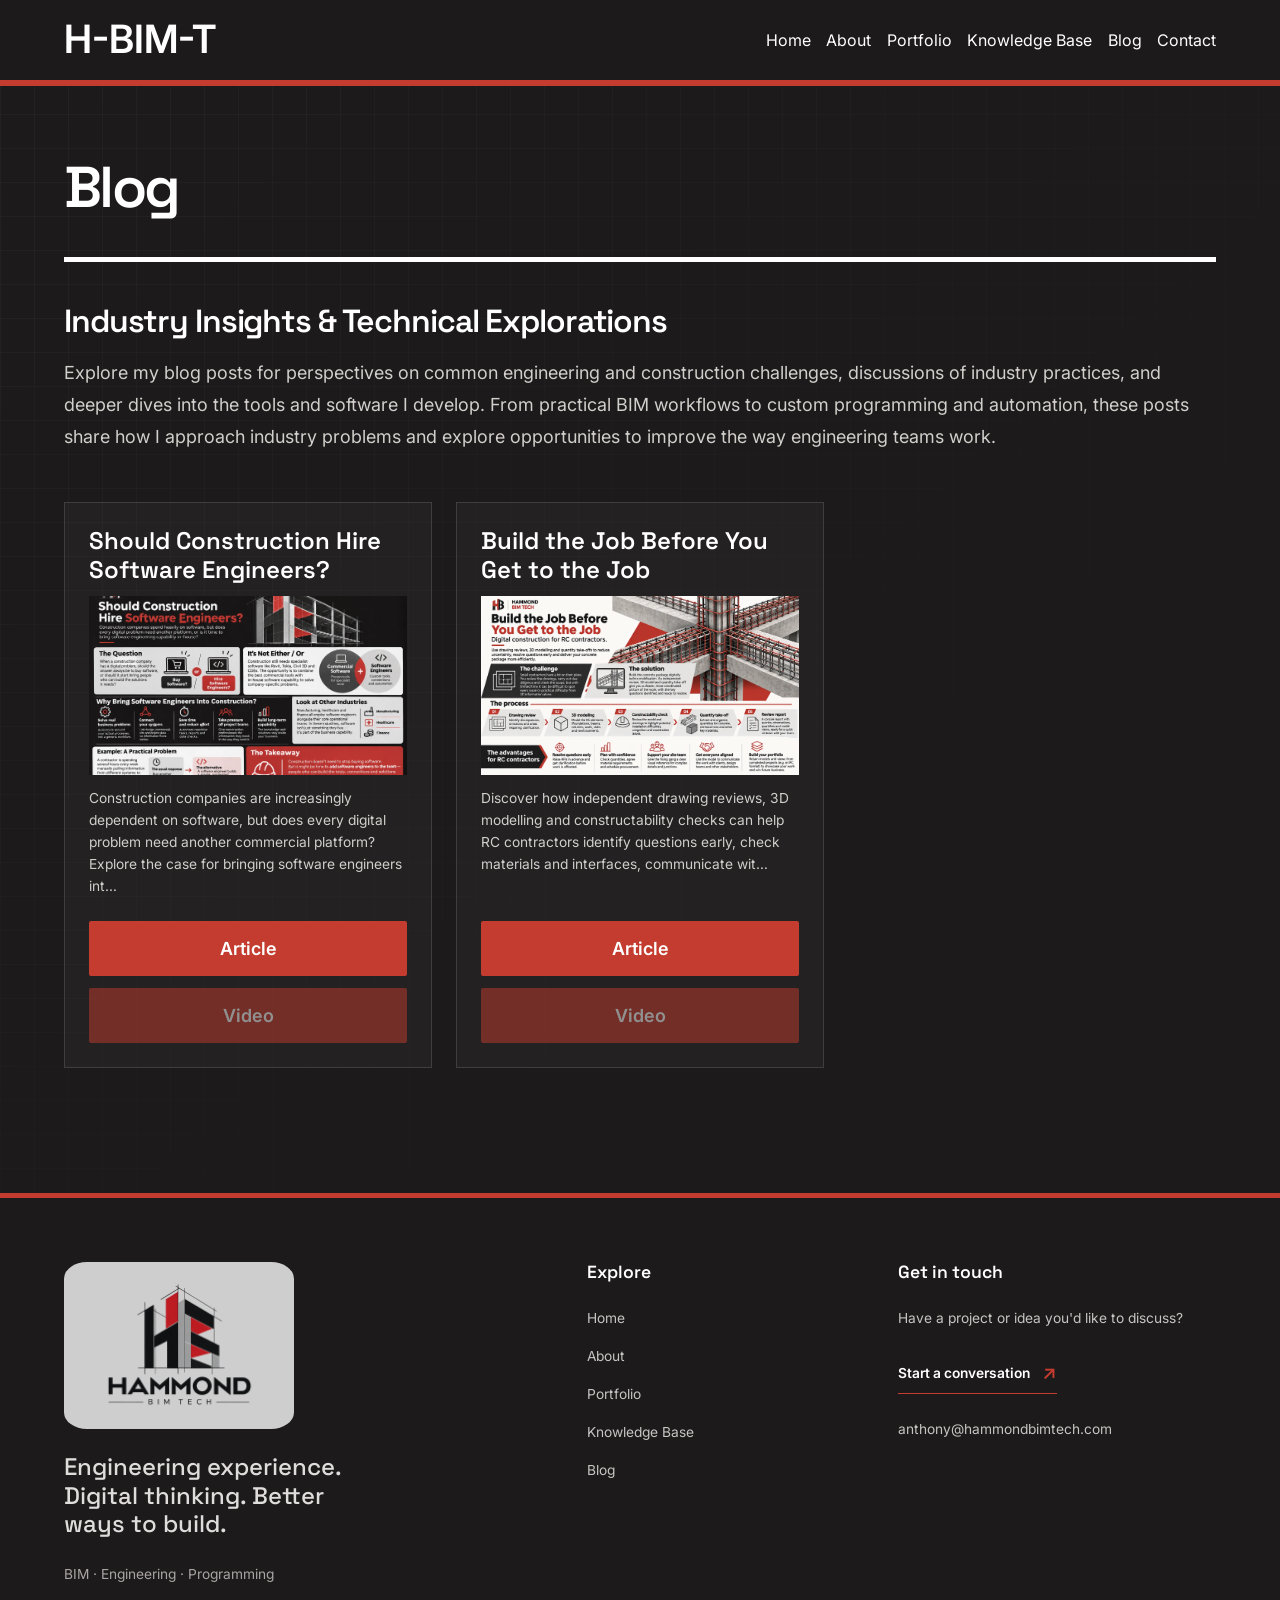
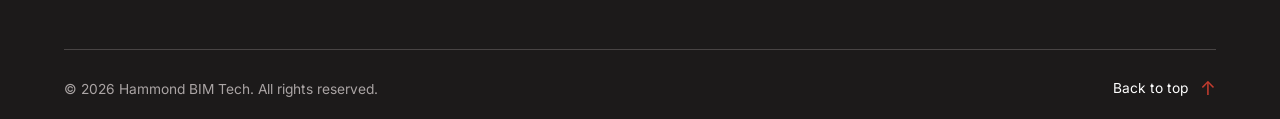
<file: blog/index.html>
<!DOCTYPE html>
<html lang="en">
<head>
    <meta charset="UTF-8">
    <meta name="viewport" content="width=device-width, initial-scale=1.0">
    <title>Document</title>
    <link rel="stylesheet" href="/assets/css/global.css">
    <link rel="stylesheet" href="/assets/css/styles.css">
    <link rel="stylesheet" href="/assets/css/blog-index.css">
</head>
<body>
    <!-- Header -->
    <div id="header"></div>


    
<!-- Blog Page: Knowledge Base -->
<section class="kb" id="blog-page">
    <div class="inner knowledge-base" id="blog-content">

        <h2 id="blog-title">Blog</h2>

        <hr class="line-break-p">

        <h5 id="blog-subtitle" style="color: var(--color-text-light);">
            Industry Insights &amp; Technical Explorations
        </h5>

        <p id="blog-intro">
            Explore my blog posts for perspectives on common engineering
            and construction challenges, discussions of industry practices,
            and deeper dives into the tools and software I develop. From
            practical BIM workflows to custom programming and automation,
            these posts share how I approach industry problems and explore
            opportunities to improve the way engineering teams work.
        </p>

        <!-- JavaScript injects article cards here -->
        <div
            class="knowledge-base-content"
            id="blog-articles"
            aria-live="polite"
        ></div>

        <!-- JavaScript creates pagination buttons here -->
        <nav
            id="blog-pagination"
            class="kb-pagination"
            aria-label="Blog pagination"
        ></nav>

    </div>
</section>



    <!-- Footer -->
    <div id="footer"></div>
    



    <script src="/assets/js/components.js"></script>
    <script src="/assets/js/script.js"></script>
    <script src="/assets/js/blog.js"></script>
</body>
</html>
</file>
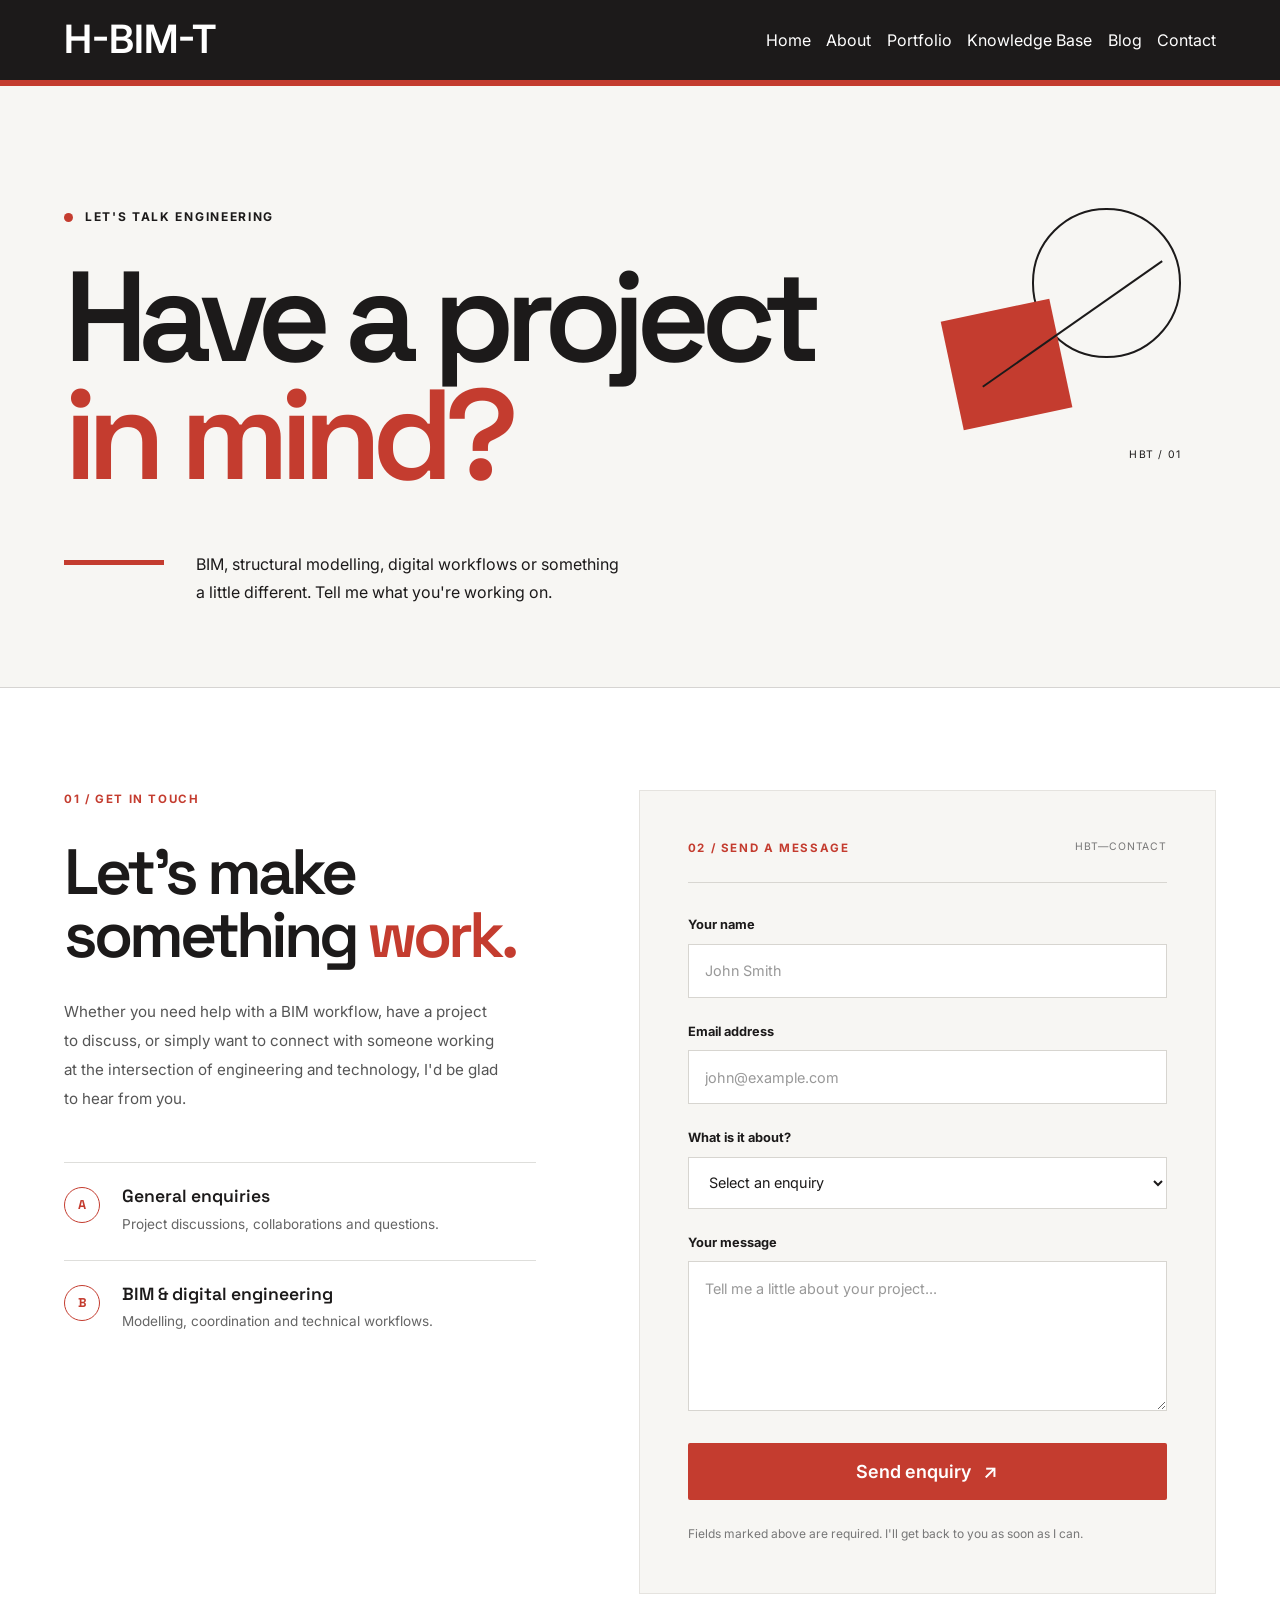
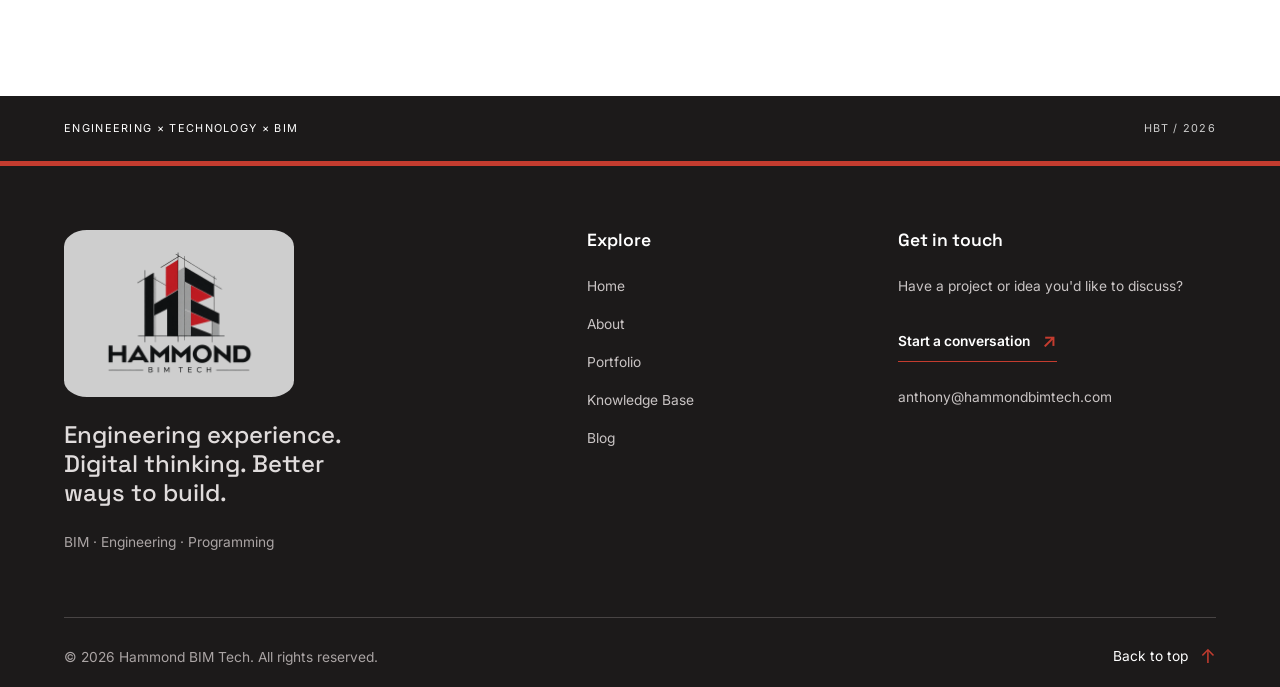
<file: contact/index.html>
<!DOCTYPE html>
<html lang="en">
<head>
    <meta charset="UTF-8">
    <meta name="viewport" content="width=device-width, initial-scale=1.0">
    <title>Document</title>
    <link rel="stylesheet" href="/assets/css/global.css">
    <link rel="stylesheet" href="/assets/css/styles.css">
</head>
<body>

        <div id="header"></div>

    <main class="contact-page">

        <!-- HERO -->
        <section class="contact-hero">
            <div class="inner contact-hero-inner">

                <div class="contact-eyebrow">
                    <span class="contact-dot"></span>
                    LET'S TALK ENGINEERING
                </div>

                <h1>
                    Have a project<br>
                    <span>in mind?</span>
                </h1>

                <div class="contact-hero-bottom">
                    <div class="contact-rule"></div>
                    <p>
                        BIM, structural modelling, digital workflows or
                        something a little different. Tell me what you're
                        working on.
                    </p>
                </div>

                <div class="contact-graphic" aria-hidden="true">
                    <div class="graphic-circle"></div>
                    <div class="graphic-square"></div>
                    <div class="graphic-line"></div>
                    <span>HBT / 01</span>
                </div>

            </div>
        </section>

        <!-- CONTACT CONTENT -->
        <section class="contact-main">
            <div class="inner contact-grid">

                <div class="contact-intro">
                    <p class="contact-label">01 / GET IN TOUCH</p>

                    <h2>
                        Let's make<br>
                        something <span>work.</span>
                    </h2>

                    <p class="contact-copy">
                        Whether you need help with a BIM workflow, have a
                        project to discuss, or simply want to connect with
                        someone working at the intersection of engineering
                        and technology, I'd be glad to hear from you.
                    </p>

                    <div class="contact-detail">
                        <span class="contact-detail-number">A</span>
                        <div>
                            <h3>General enquiries</h3>
                            <p>Project discussions, collaborations and questions.</p>
                        </div>
                    </div>

                    <div class="contact-detail">
                        <span class="contact-detail-number">B</span>
                        <div>
                            <h3>BIM & digital engineering</h3>
                            <p>Modelling, coordination and technical workflows.</p>
                        </div>
                    </div>

                </div>

                <div class="contact-form-panel">
                    <div class="contact-form-heading">
                        <p class="contact-label">02 / SEND A MESSAGE</p>
                        <span class="contact-index">HBT—CONTACT</span>
                    </div>

                    <form
                     class="contact-form"
                     action="https://formspree.io/f/YOUR_FORM_ID"
                     method="POST"    
                    >

                        <div class="contact-field">
                            <label for="contact-name">Your name</label>
                            <input
                                type="text"
                                id="contact-name"
                                name="name"
                                placeholder="John Smith"
                                autocomplete="name"
                                required
                            >
                        </div>

                        <div class="contact-field">
                            <label for="contact-email">Email address</label>
                            <input
                                type="email"
                                id="contact-email"
                                name="email"
                                placeholder="john@example.com"
                                autocomplete="email"
                                required
                            >
                        </div>

                        <div class="contact-field">
                            <label for="contact-subject">What is it about?</label>
                            <select id="contact-subject" name="subject" required>
                                <option value="" disabled selected>Select an enquiry</option>
                                <option value="BIM modelling">BIM modelling</option>
                                <option value="Structural engineering">Structural engineering</option>
                                <option value="Digital workflows">Digital workflows</option>
                                <option value="Software and automation">Software and automation</option>
                                <option value="Collaboration">Collaboration</option>
                                <option value="Other">Something else</option>
                            </select>
                        </div>

                        <div class="contact-field">
                            <label for="contact-message">Your message</label>
                            <textarea
                                id="contact-message"
                                name="message"
                                rows="5"
                                placeholder="Tell me a little about your project..."
                                required
                            ></textarea>
                        </div>

                        <button class="button tertiary contact-submit" type="submit">
                            Send enquiry <span aria-hidden="true">↗</span>
                        </button>

                        <p class="contact-form-note">
                            Fields marked above are required. I'll get back to you
                            as soon as I can.
                        </p>

                    </form>
                </div>

            </div>
        </section>

        <!-- BOTTOM STRIP -->
        <section class="contact-bottom">
            <div class="inner contact-bottom-inner">
                <p>ENGINEERING × TECHNOLOGY × BIM</p>
                <span>HBT / 2026</span>
            </div>
        </section>

    </main>

    <div id="footer"></div>
    



    <script src="/assets/js/components.js"></script>
    <script src="/assets/js/script.js"></script>
</body>
</html>
</file>
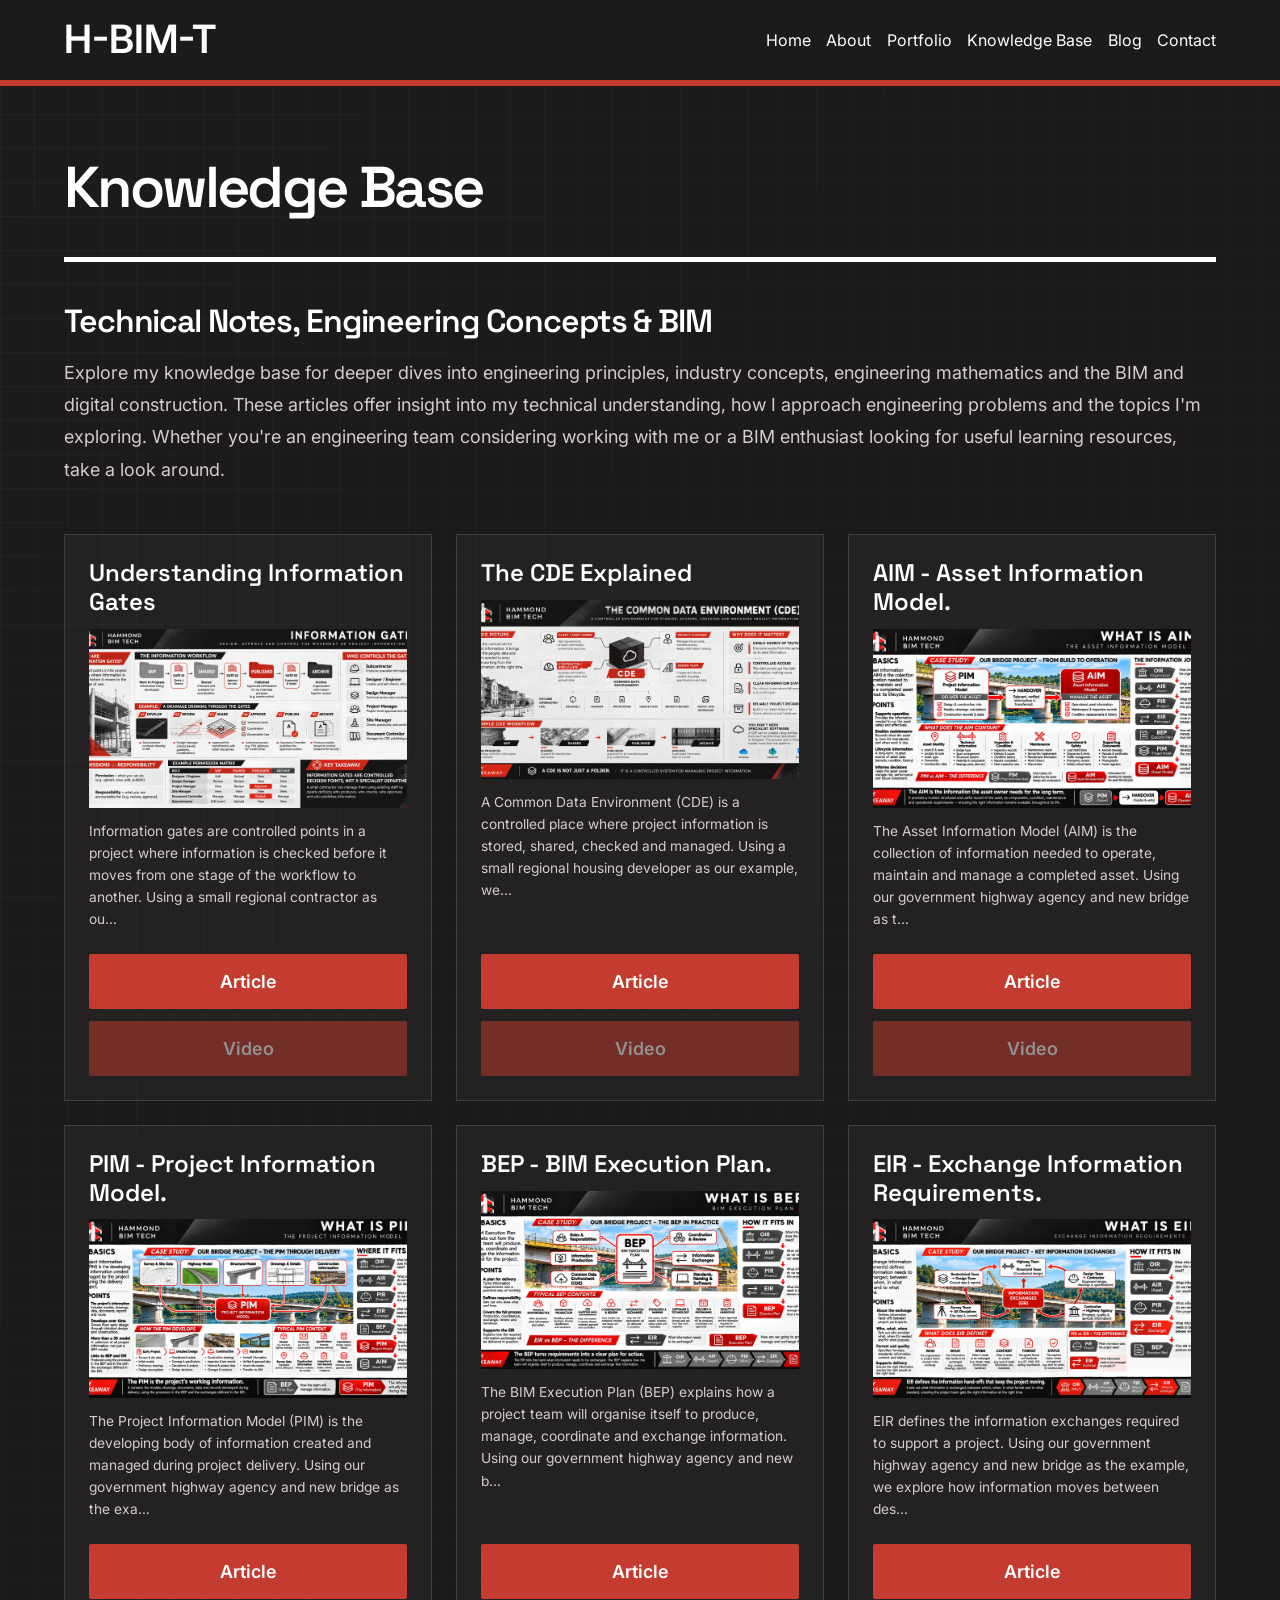
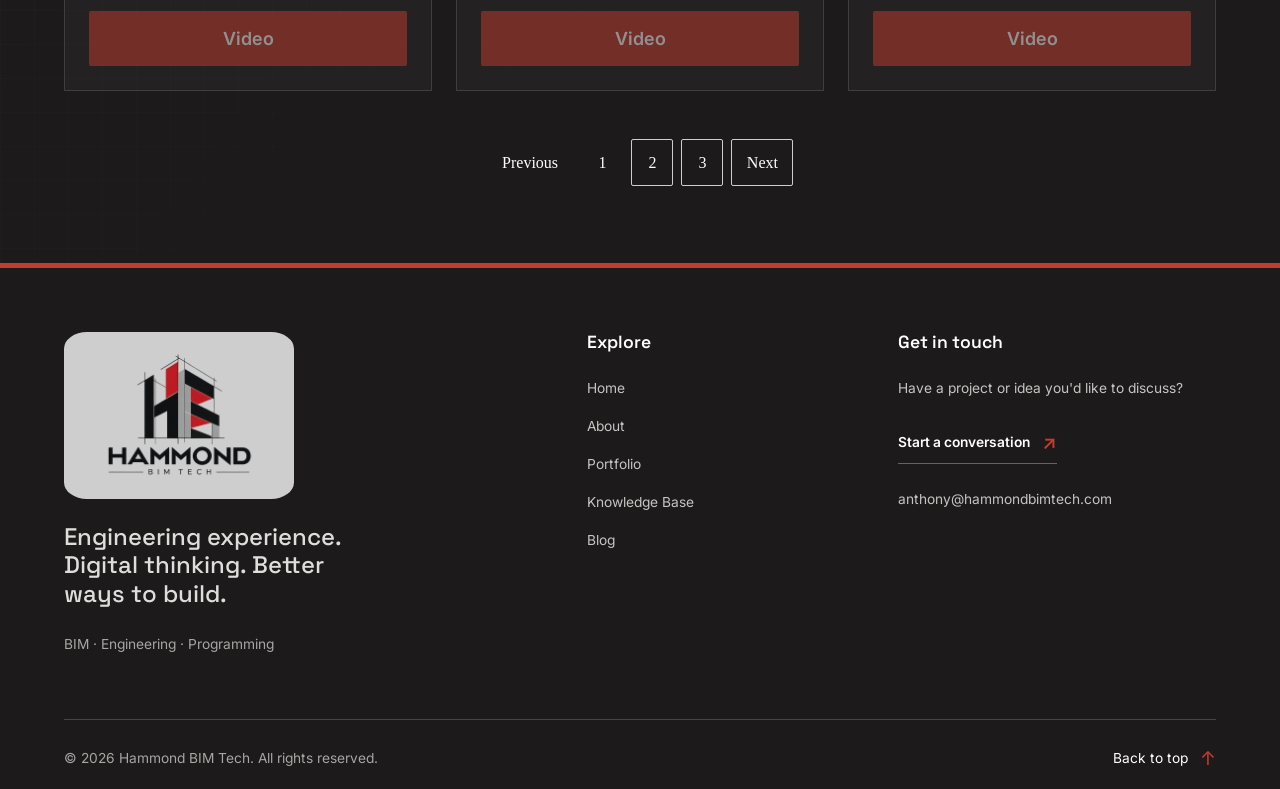
<file: knowledge-base/index.html>
<!DOCTYPE html>
<html lang="en">
<head>
    <meta charset="UTF-8">
    <meta name="viewport" content="width=device-width, initial-scale=1.0">
    <title>Document</title>
    <link rel="stylesheet" href="/assets/css/global.css">
    <link rel="stylesheet" href="/assets/css/styles.css">
    <link rel="stylesheet" href="/assets/css/blog-index.css">
</head>
<body>
    <!-- Header -->
    <div id="header"></div>


    
<!-- Knowledge Base: Homepage -->
<section class="kb" id="knowledge-base-section">
    <div class="inner knowledge-base" id="knowledge-base-content">

        <h2 id="knowledge-base-title">Knowledge Base</h2>

        <hr class="line-break-p">

        <h5 id="knowledge-base-subtitle" style="color: var(--color-text-light);">
            Technical Notes, Engineering Concepts &amp; BIM
        </h5>

        <p id="knowledge-base-intro">
            Explore my knowledge base for deeper dives into engineering
            principles, industry concepts, engineering mathematics and the
            BIM and digital construction. These
            articles offer insight into my technical understanding, how I
            approach engineering problems and the topics I'm exploring.
            Whether you're an engineering team considering working with me
            or a BIM enthusiast looking for useful learning resources,
            take a look around.
        </p>

        <!-- JavaScript injects homepage article cards here -->
        <div
            class="knowledge-base-content"
            id="knowledge-base-articles"
            aria-live="polite"
        ></div>

        <!-- JavaScript creates homepage pagination here, if required -->
        <nav
            id="knowledge-base-pagination"
            class="kb-pagination"
            aria-label="Knowledge base pagination"
        ></nav>

    </div>
</section>



    <!-- Footer -->
    <div id="footer"></div>
    



    <script src="/assets/js/components.js"></script>
    <script src="/assets/js/script.js"></script>
    <script src="/assets/js/knowledge-base.js"></script>
</body>
</html>
</file>
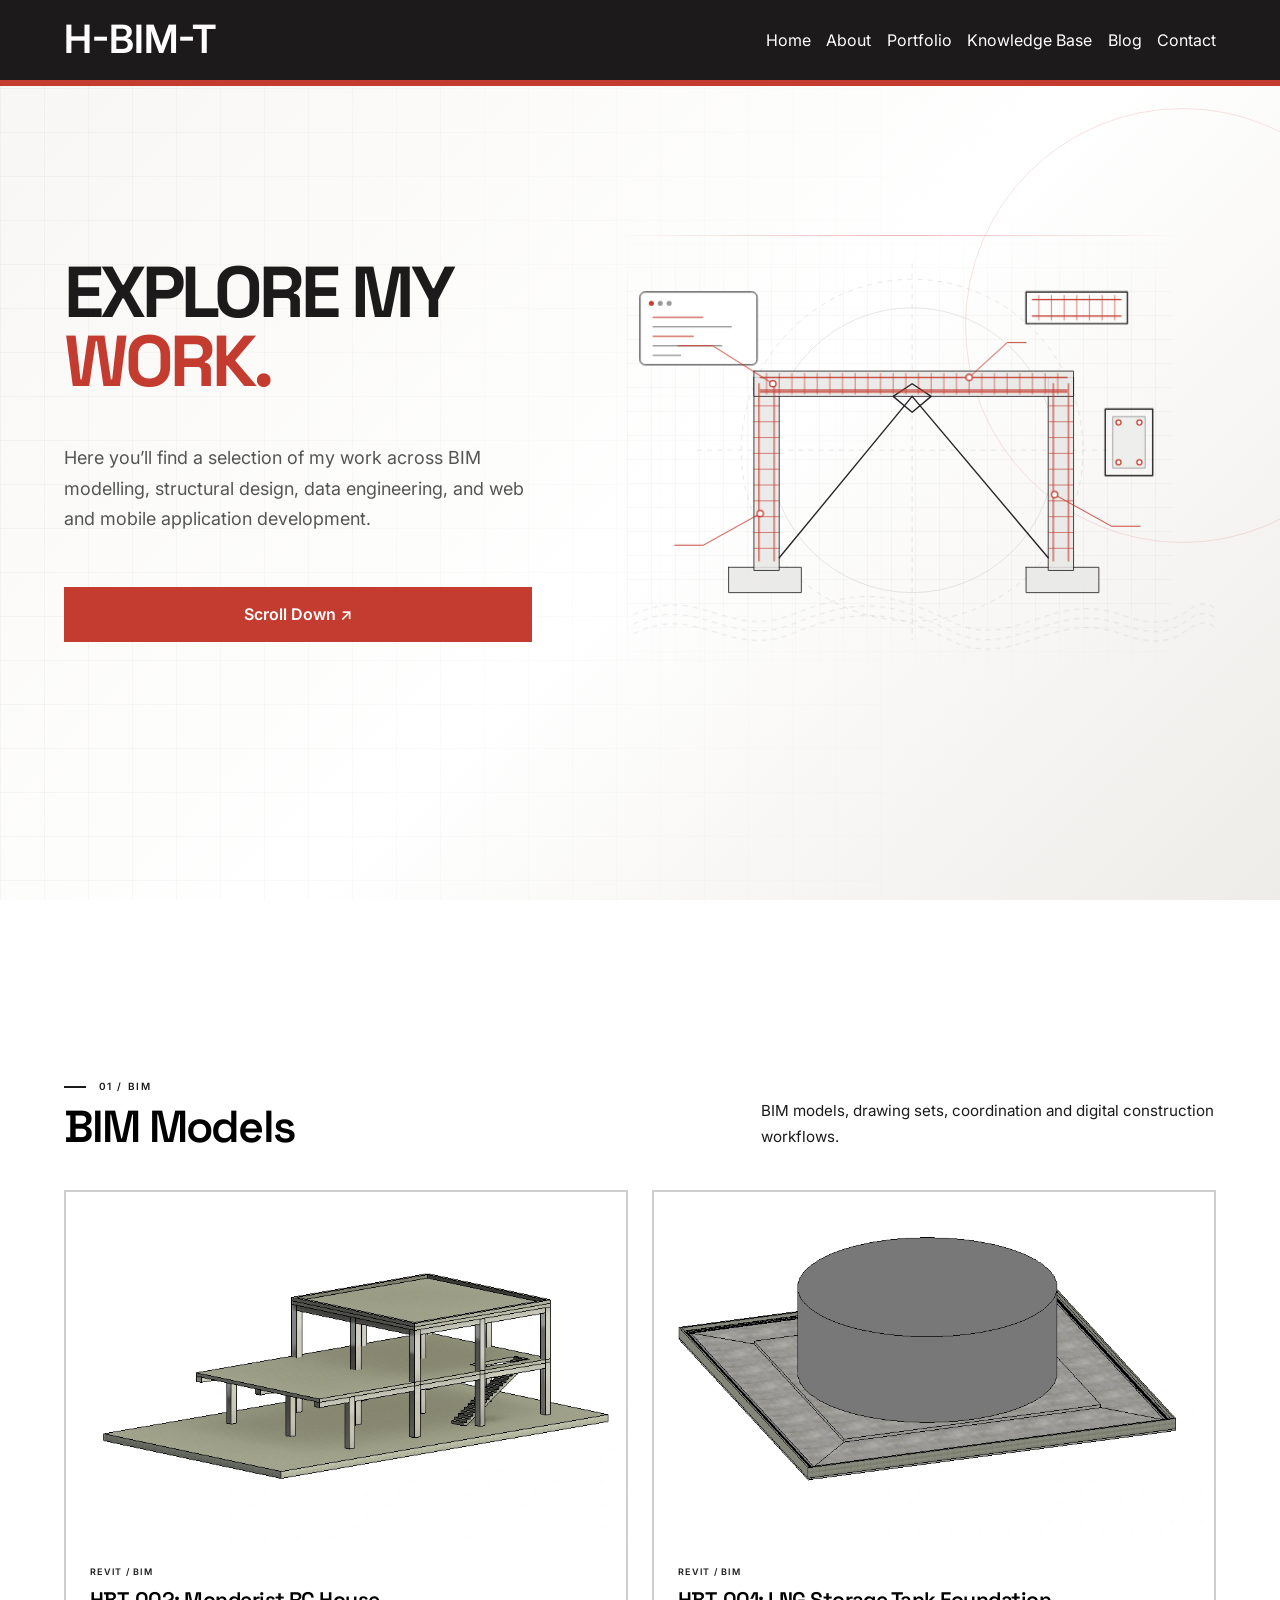
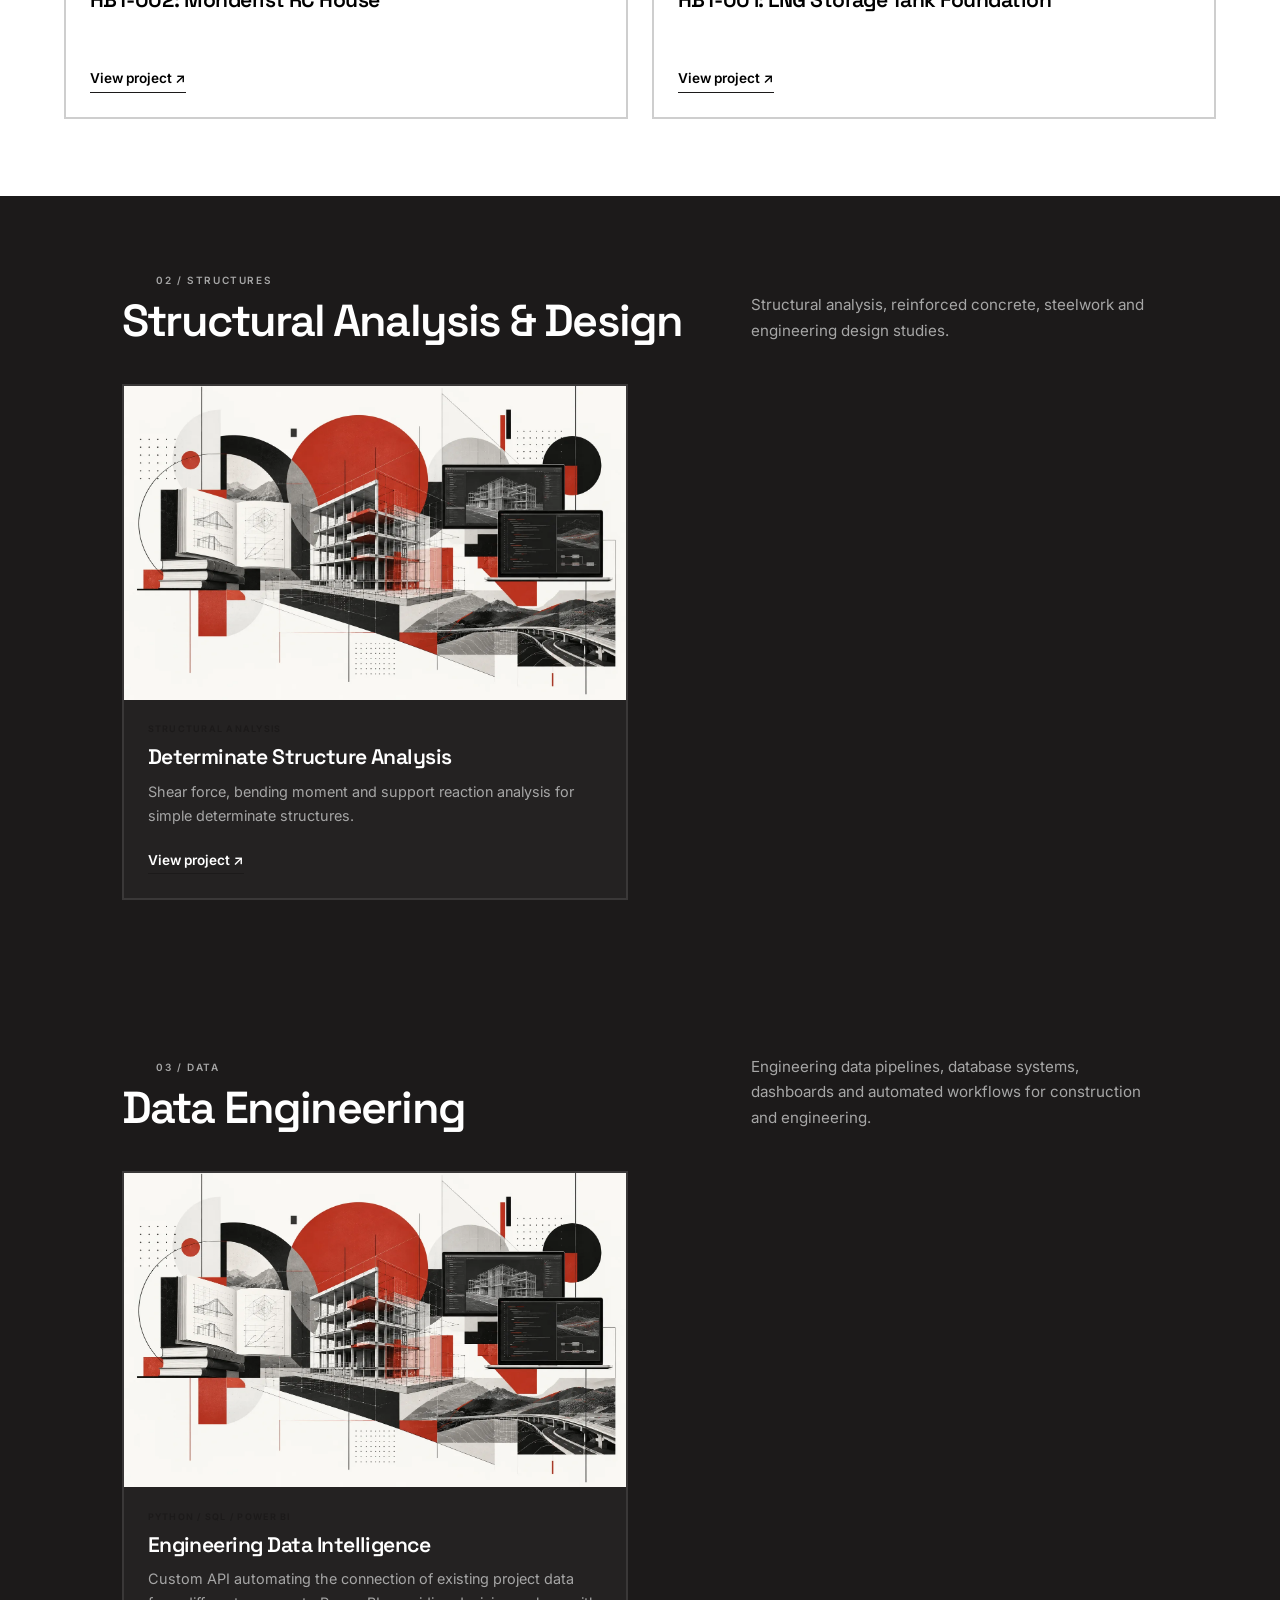
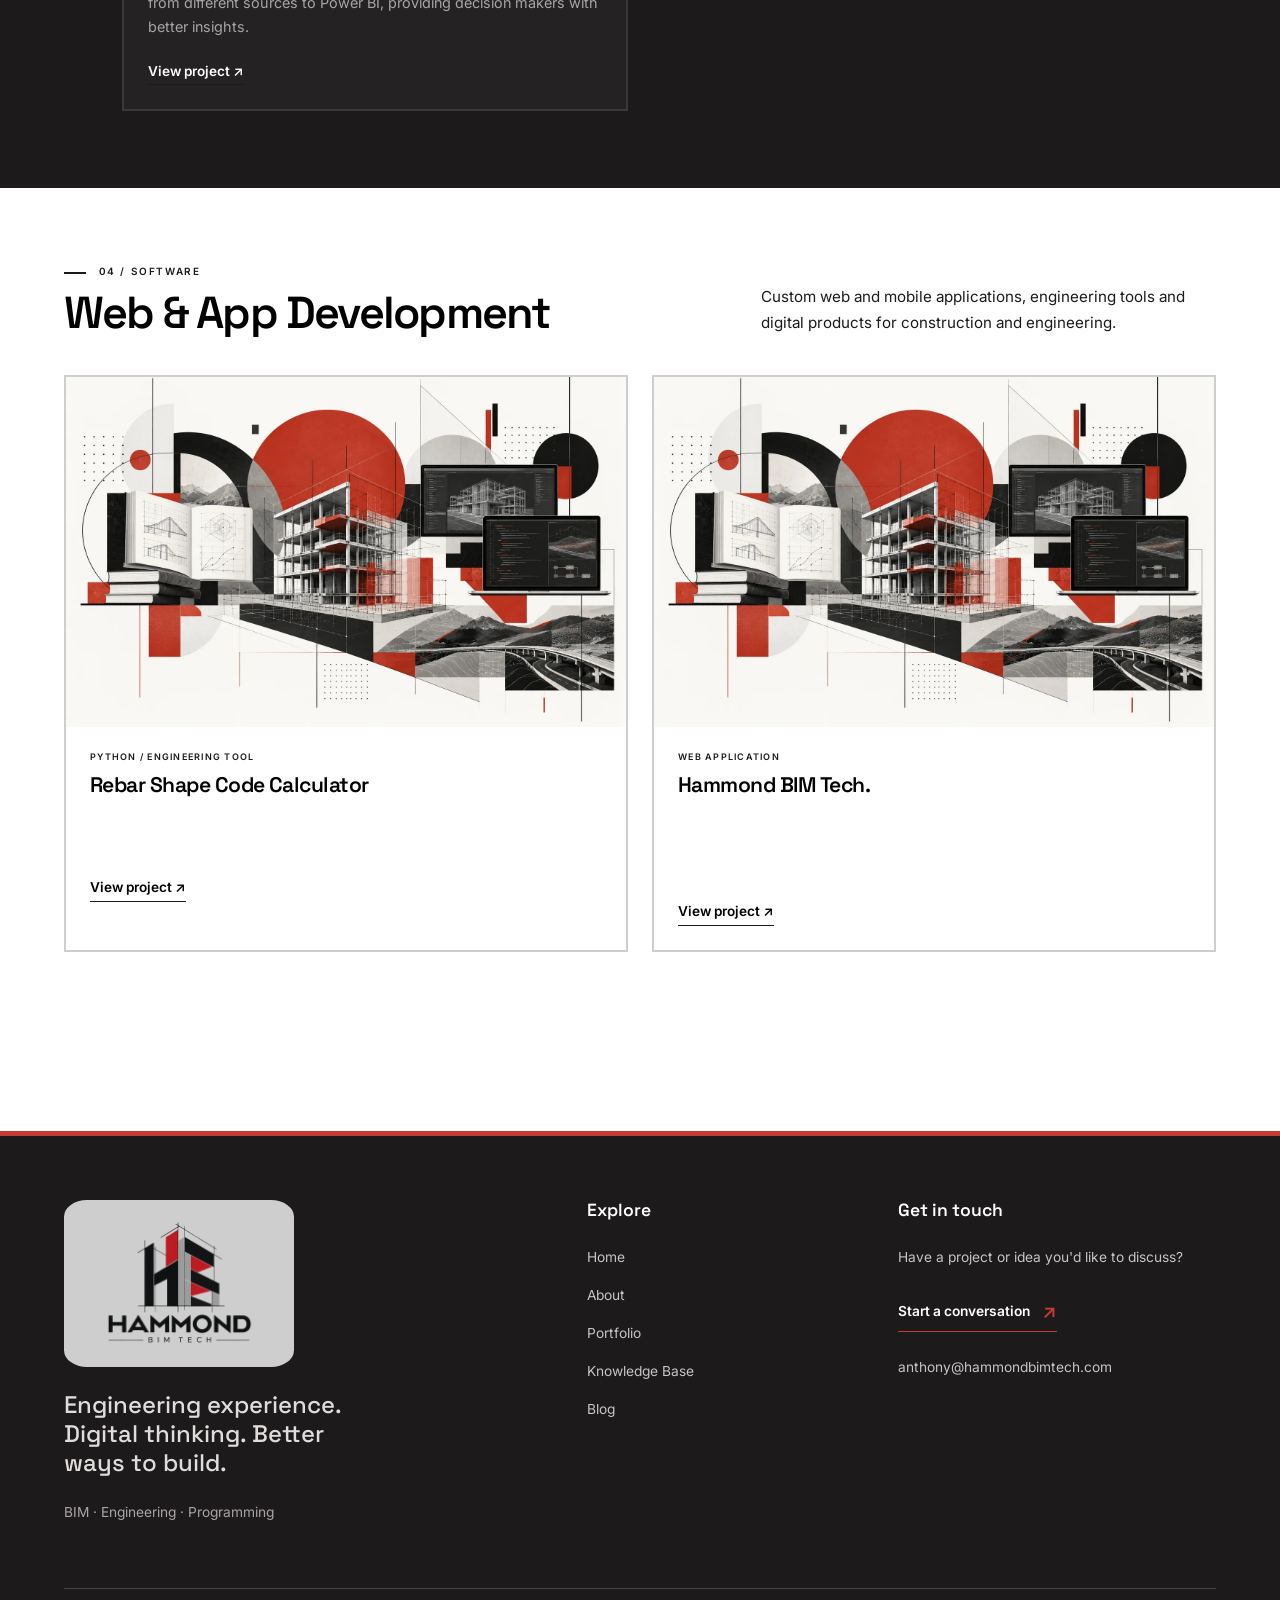
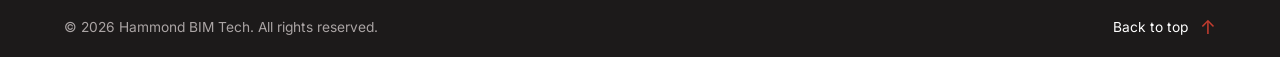
<file: portfolio/index.html>
<!DOCTYPE html>
<html lang="en">
<head>
    <meta charset="UTF-8">
    <meta name="viewport" content="width=device-width, initial-scale=1.0">

    <meta name="theme-color" content="#1C1A1A">
    <meta name="description" content="Something new is taking shape. Hammond Web Solutions is building something worth coming back for.">

    <title>Under Construction | Hammond Web Solutions</title>

    <link rel="stylesheet" href="/assets/css/global.css">
    <link rel="stylesheet" href="/assets/css/styles.css">
    <link rel="stylesheet" href="/assets/css/under-construction.css">
</head>

<body>
    <header id="header"></header>

    <!-- Hero -->
    <section class="hero-section">
        <div id="p-hero"></div>
    </section>


    <!-- =========================================================
     PORTFOLIO PROJECTS
========================================================= -->

<section class="portfolio-projects" id="projects">

    <!-- =================================================
         BIM MODELS
    ================================================== -->

    <section class="portfolio-category portfolio-category-light">

        <div class="inner">

            <div class="portfolio-category-header">

                <div>
                    <span class="portfolio-category-kicker">
                        01 / BIM
                    </span>

                    <h2>BIM Models</h2>
                </div>

                <p style="color: var(--color-primary);">
                    BIM models, drawing sets, coordination and digital
                    construction workflows.
                </p>

            </div>


            <div class="portfolio-grid">
                <!-- HBT-002 -->
                <article class="portfolio-card">

                    <div class="portfolio-card-image">
                        <img
                            src="/assets/media/HBT-002.webp"
                            alt="BIM model project"
                        >
                    </div>

                    <div class="portfolio-card-content">

                        <span class="portfolio-card-type">
                            Revit / BIM
                        </span>

                        <h3>
                            HBT-002: Monderist RC House
                        </h3>

                        <p>
                            Reinforced concrete frame and foundation for a moderist style house.
                        </p>

                        <a href="/portfolio/bim/hbt-bim-002/index.html" class="portfolio-card-link">
                            View project ↗
                        </a>

                    </div>

                </article>
                
                <!-- HBT-001 -->
                <article class="portfolio-card">

                    <div class="portfolio-card-image">
                        <img
                            src="/assets/media/hbt-001-graded-slab-portfolio.webp"
                            alt="BIM model project"
                        >
                    </div>

                    <div class="portfolio-card-content">

                        <span class="portfolio-card-type">
                            Revit / BIM
                        </span>

                        <h3>
                            HBT-001: LNG Storage Tank Foundation
                        </h3>

                        <p>
                            Foundation model for a LNG storage tank.
                        </p>

                        <a href="/portfolio/bim/hbt-bim-001/index.html" class="portfolio-card-link">
                            View project ↗
                        </a>

                    </div>

                </article>

                
            </div>

        </div>

    </section>



    <!-- =================================================
         STRUCTURAL DESIGN
    ================================================== -->

    <section class="portfolio-category portfolio-category-dark">

        <div class="inner">

            <div class="portfolio-category-header">

                <div>
                    <span class="portfolio-category-kicker">
                        02 / STRUCTURES
                    </span>

                    <h2>Structural Analysis & Design</h2>
                </div>

                <p>
                    Structural analysis, reinforced concrete,
                    steelwork and engineering design studies.
                </p>

            </div>


            <div class="portfolio-grid">

                <article class="portfolio-card">

                    <div class="portfolio-card-image">
                        <img
                            src="/assets/media/Architectural Learning and Digital Workflow.webp"
                            alt="Structural design project"
                        >
                    </div>

                    <div class="portfolio-card-content">

                        <span class="portfolio-card-type">
                            Structural Analysis
                        </span>

                        <h3>
                            Determinate Structure Analysis
                        </h3>

                        <p>
                            Shear force, bending moment and support reaction analysis
                            for simple determinate structures.
                        </p>

                        <a href="#" class="portfolio-card-link">
                            View project ↗
                        </a>

                    </div>

                </article>

            </div>

        </div>

    </section>



    <!-- =================================================
         DATA ENGINEERING
    ================================================== -->

    <section class="portfolio-category portfolio-category-dark">

        <div class="inner">

            <div class="portfolio-category-header">

                <div>
                    <span class="portfolio-category-kicker">
                        03 / DATA
                    </span>

                    <h2>Data Engineering</h2>
                </div>

                <p>
                    Engineering data pipelines, database systems,
                    dashboards and automated workflows for
                    construction and engineering.
                </p>

            </div>


            <div class="portfolio-grid">

                <article class="portfolio-card">

                    <div class="portfolio-card-image">
                        <img
                            src="/assets/media/Architectural Learning and Digital Workflow.webp"
                            alt="Data engineering project"
                        >
                    </div>

                    <div class="portfolio-card-content">

                        <span class="portfolio-card-type">
                            Python / SQL / Power BI
                        </span>

                        <h3>
                            Engineering Data Intelligence
                        </h3>

                        <p>
                            Custom API automating the connection of existing project data
                            from different sources to Power BI, providing decision makers
                            with better insights.
                        </p>

                        <a href="#" class="portfolio-card-link">
                            View project ↗
                        </a>

                    </div>

                </article>

            </div>

        </div>

    </section>



    <!-- =================================================
         WEB / APP DEVELOPMENT
    ================================================== -->

    <section class="portfolio-category portfolio-category-light">

        <div class="inner">

            <div class="portfolio-category-header">

                <div>
                    <span class="portfolio-category-kicker">
                        04 / SOFTWARE
                    </span>

                    <h2>Web &amp; App Development</h2>
                </div>

                <p style="color: var(--color-primary);">
                    Custom web and mobile applications, engineering
                    tools and digital products for construction
                    and engineering.
                </p>

            </div>


            <div class="portfolio-grid">
                <article class="portfolio-card">

                    <div class="portfolio-card-image">
                        <img
                            src="/assets/media/Architectural Learning and Digital Workflow.webp"
                            alt="Software development project"
                        >
                    </div>

                    <div class="portfolio-card-content">

                        <span class="portfolio-card-type">
                            Python / Engineering Tool
                        </span>

                        <h3>
                            Rebar Shape Code Calculator
                        </h3>

                        <p>
                            Custom engineering tool for calculating reinforcement bar
                            dimensions and cutting lengths from standard bar shape codes.
                        </p>

                        <a href="#" class="portfolio-card-link">
                            View project ↗
                        </a>

                    </div>

                </article>

                <article class="portfolio-card">

                    <div class="portfolio-card-image">
                        <img
                            src="/assets/media/Architectural Learning and Digital Workflow.webp"
                            alt="Web application project"
                        >
                    </div>

                    <div class="portfolio-card-content">

                        <span class="portfolio-card-type">
                            Web Application
                        </span>

                        <h3>
                            Hammond BIM Tech.
                        </h3>

                        <p>
                            Mobile-first AEC website combining project portfolios, IFC
                            viewers, technical content and custom web tools to show how
                            engineering businesses can present their work online.
                        </p>

                        <a href="#" class="portfolio-card-link">
                            View project ↗
                        </a>

                    </div>

                </article>


                

            </div>

        </div>

    </section>

</section>

    <footer id="footer"></footer>

    <script src="/assets/js/components.js"></script>
    <script src="/assets/js/script.js"></script>
</body>
</html>
</file>
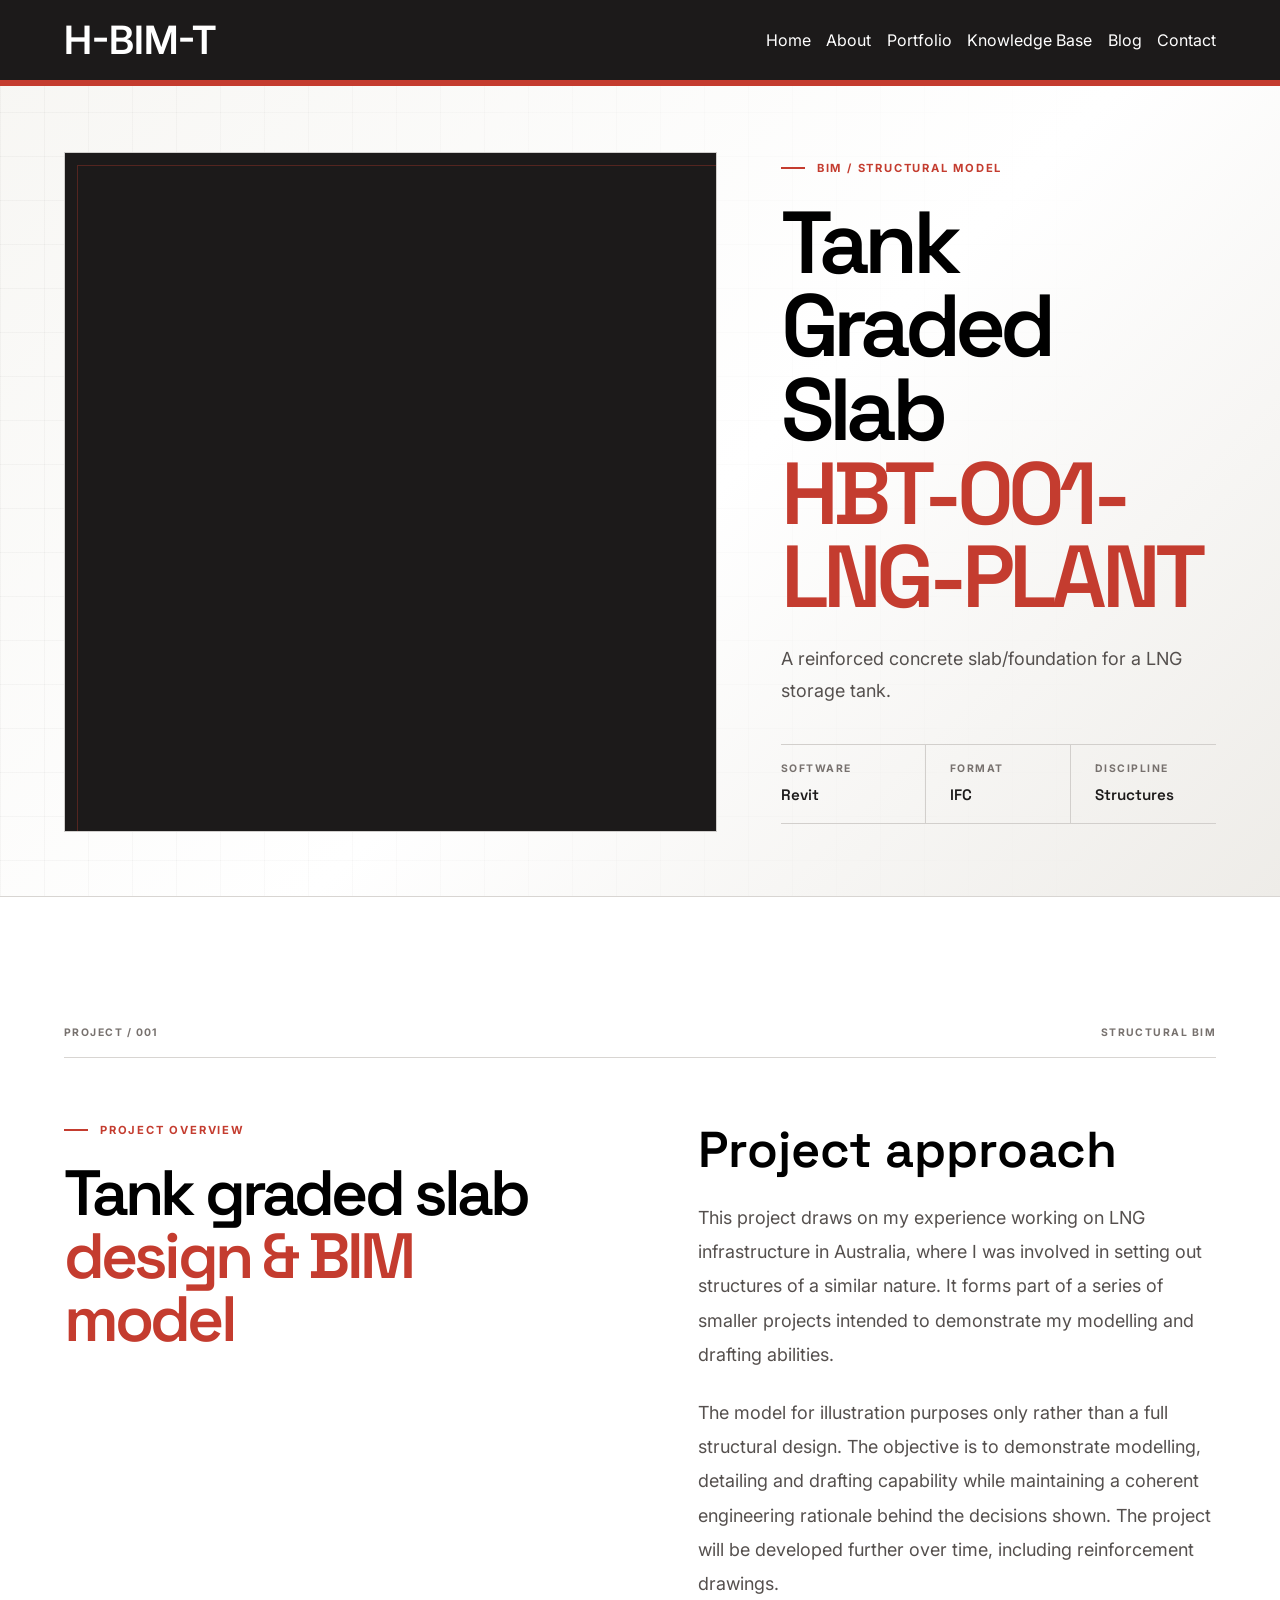
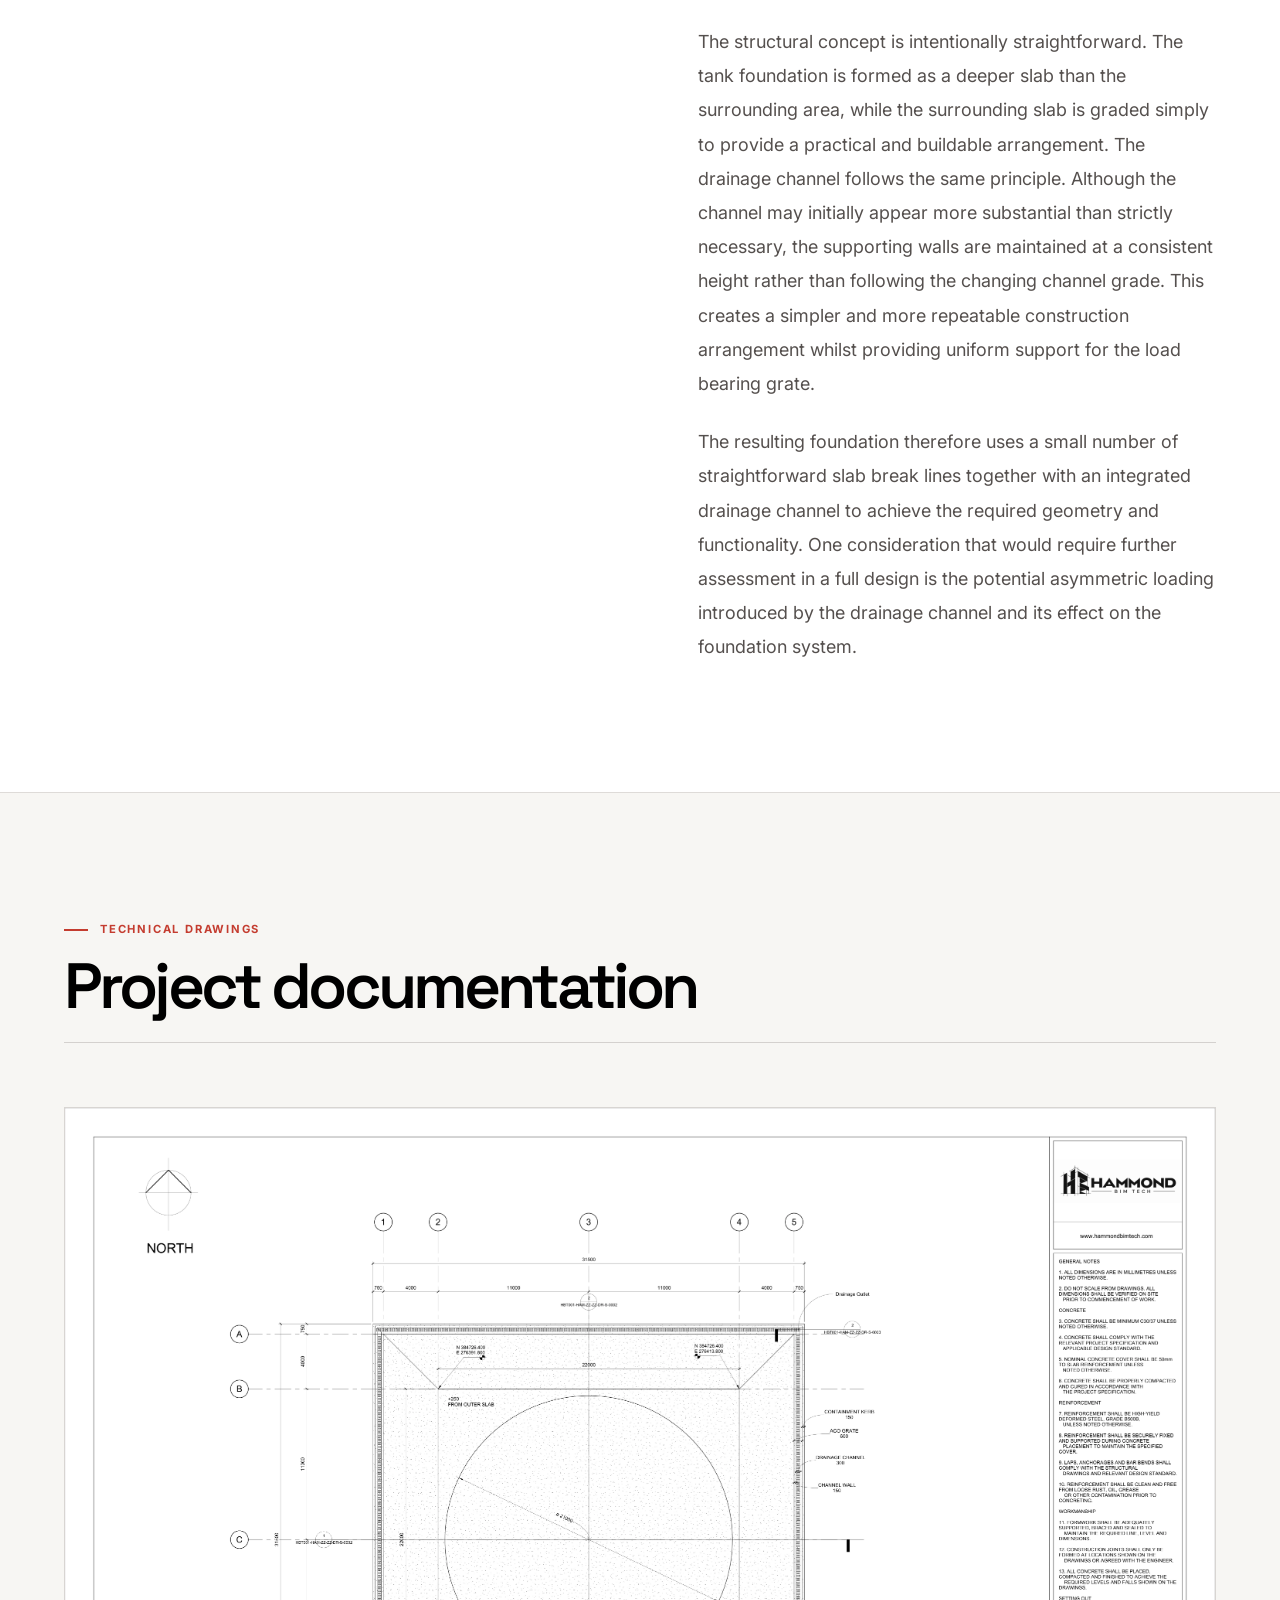
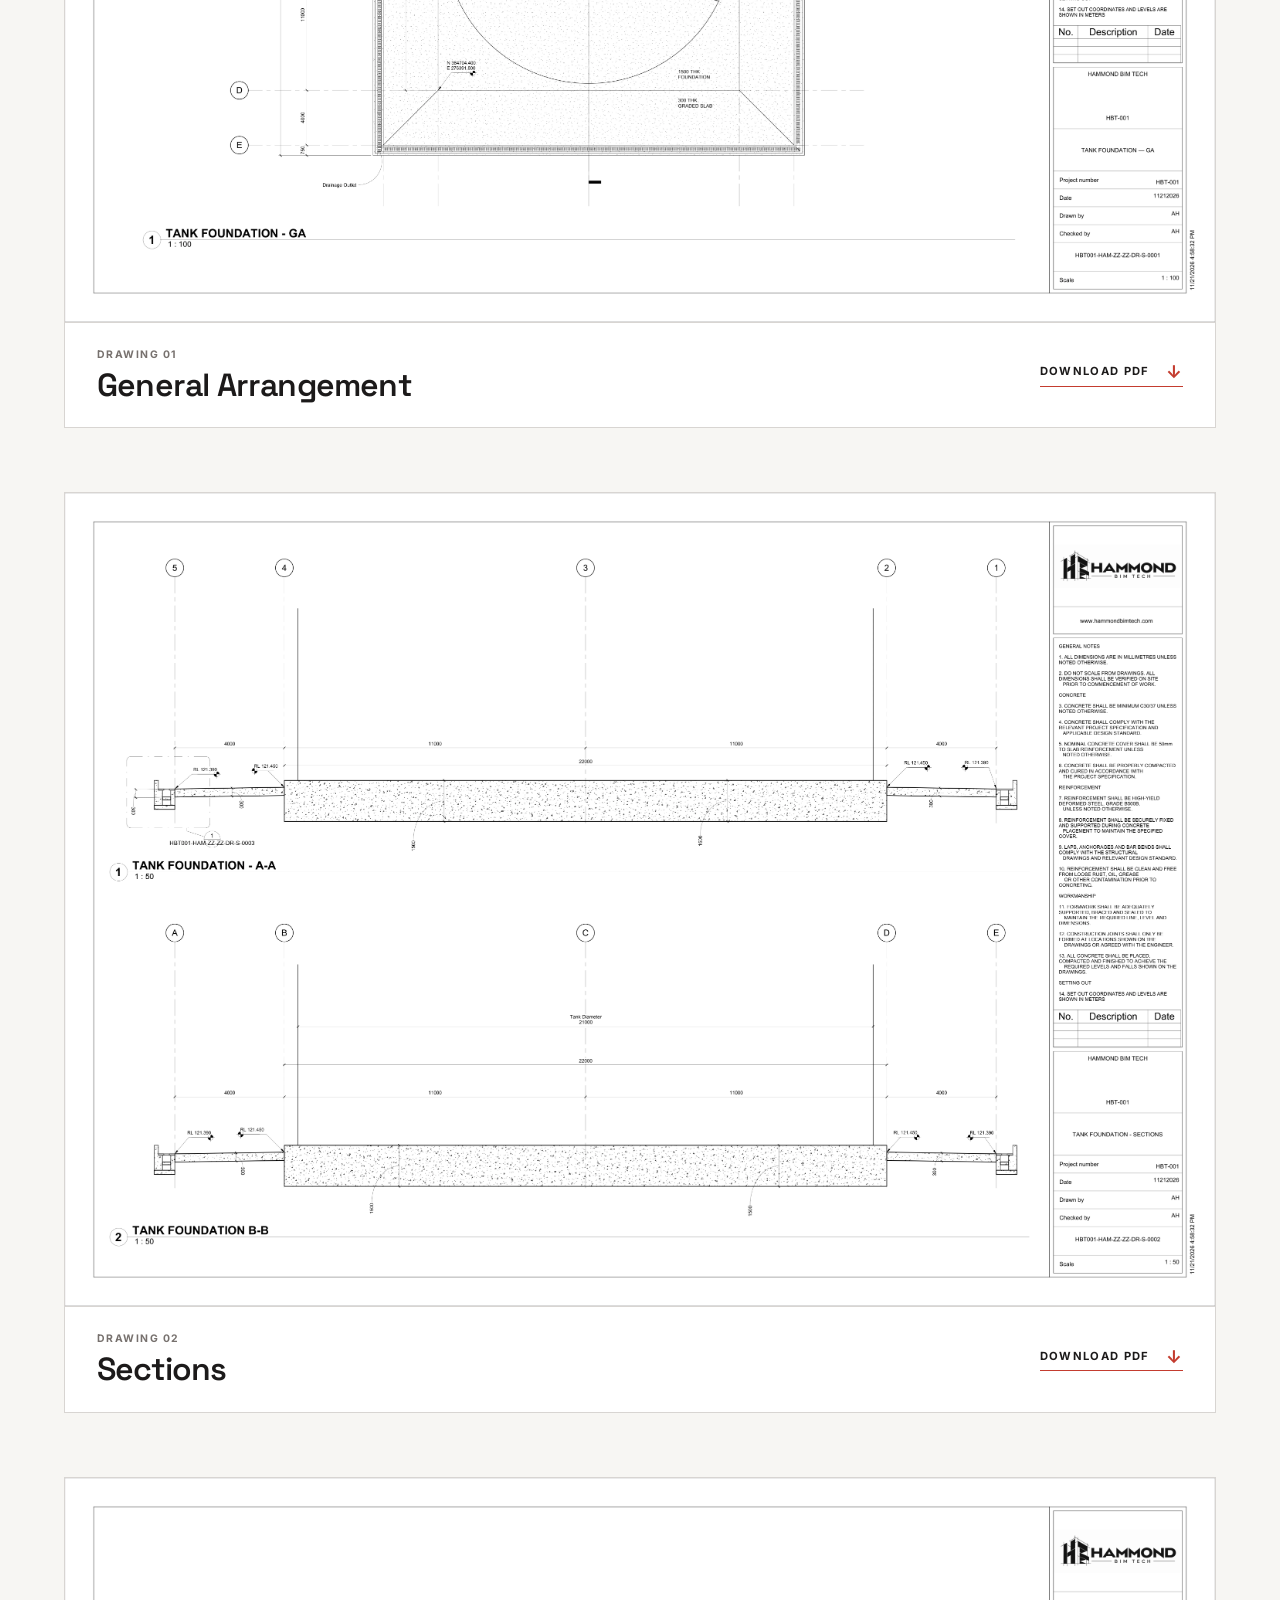
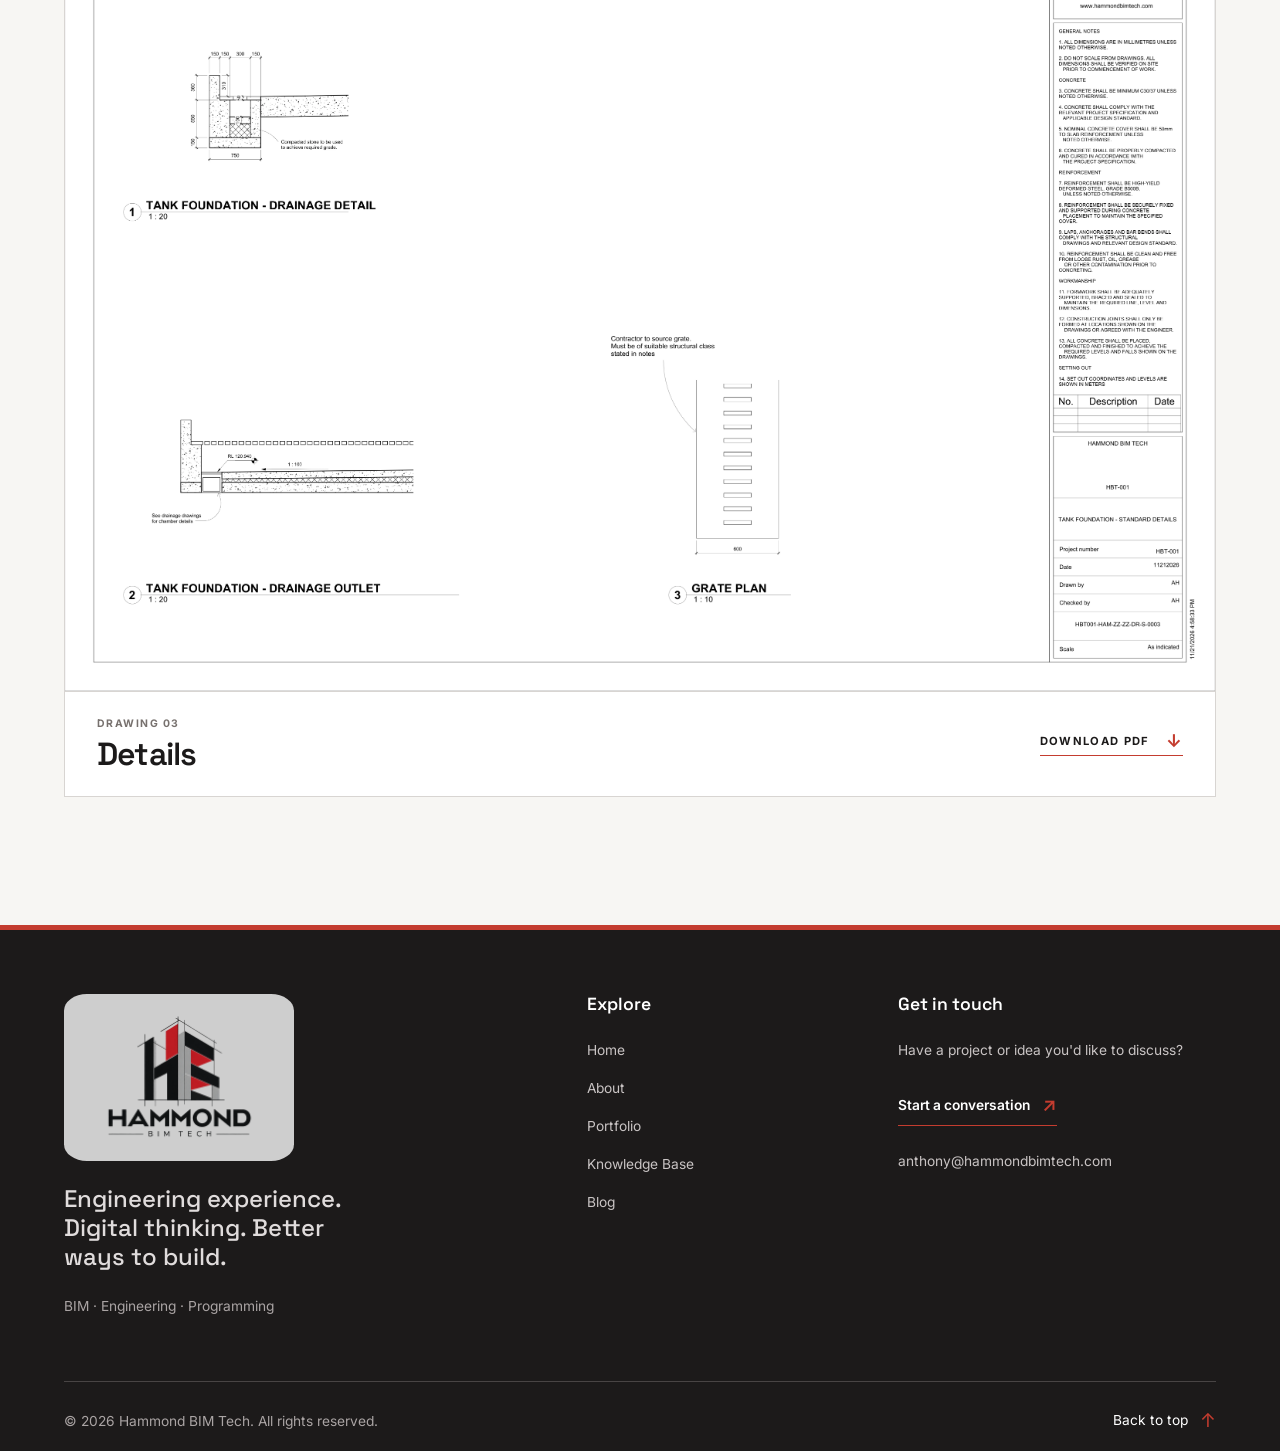
<file: portfolio/bim/hbt-bim-001/index.html>
```html
<!DOCTYPE html>
<html lang="en">
<head>
    <meta charset="UTF-8">
    <meta name="viewport" content="width=device-width, initial-scale=1.0">

    <meta
        name="theme-color"
        content="#1C1A1A"
    >

    <meta
        name="description"
        content="HBT-001-LNG-PLANT — Tank Graded Slab structural BIM project by Hammond BIM Tech."
    >

    <title>
        Tank Graded Slab | HBT-001-LNG-PLANT | Hammond BIM Tech
    </title>

    <link
        rel="stylesheet"
        href="/assets/css/global.css"
    >

    <link
        rel="stylesheet"
        href="/assets/css/styles.css"
    >

    <link
        rel="stylesheet"
        href="/assets/css/under-construction.css"
    >
</head>


<body>

    <!-- =====================================================
         HEADER
    ====================================================== -->

    <header id="header"></header>


    <!-- =====================================================
         IFC PROJECT HERO
    ====================================================== -->

    <main>

        <section class="ifc-hero-section">

            <div class="inner ifc-hero">

                <!-- IFC VIEWER -->

                <bim-grid
                    class="hero-ifc-viewer"
                    id="lng-tank">
                </bim-grid>


                <!-- PROJECT INFORMATION -->

                <div class="hero-ifc-content">

                    <span class="project-eyebrow">
                        BIM / STRUCTURAL MODEL
                    </span>


                    <h1>

                        Tank Graded Slab

                        <span>
                            HBT-001-LNG-PLANT
                        </span>

                    </h1>


                    <p>
                        A reinforced concrete slab/foundation
                        for a LNG storage tank.
                    </p>


                    <div class="project-meta">

                        <div>

                            <span>
                                SOFTWARE
                            </span>

                            <strong>
                                Revit
                            </strong>

                        </div>


                        <div>

                            <span>
                                FORMAT
                            </span>

                            <strong>
                                IFC
                            </strong>

                        </div>


                        <div>

                            <span>
                                DISCIPLINE
                            </span>

                            <strong>
                                Structures
                            </strong>

                        </div>

                    </div>

                </div>

            </div>

        </section>



        <!-- =================================================
             PROJECT INTRODUCTION
        ================================================== -->

        <section class="project-introduction">

            <div class="inner project-introduction-inner">

                <div class="project-section-label">

                    <span>
                        PROJECT / 001
                    </span>

                    <span>
                        STRUCTURAL BIM
                    </span>

                </div>


                <div class="project-introduction-content">

                    <div class="project-introduction-heading">

                        <span class="project-eyebrow">
                            PROJECT OVERVIEW
                        </span>

                        <h2>
                            Tank graded slab
                            <span>design &amp; BIM model</span>
                        </h2>

                    </div>


                    <div class="project-introduction-copy">

                        <h3>Project approach</h3>

                        <p>
                            This project draws on my experience working on LNG infrastructure in Australia, where I was involved in setting out structures of a similar nature. It forms part of a series of smaller projects intended to demonstrate my modelling and drafting abilities.
                        </p>

                        <p>
                            The model for illustration purposes only rather than a full structural design. The objective is to demonstrate modelling, detailing and drafting capability while maintaining a coherent engineering rationale behind the decisions shown. The project will be developed further over time, including reinforcement drawings.
                        </p>

                        <p>
                            The structural concept is intentionally straightforward. The tank foundation is formed as a deeper slab than the surrounding area, while the surrounding slab is graded simply to provide a practical and buildable arrangement. The drainage channel follows the same principle. Although the channel may initially appear more substantial than strictly necessary, the supporting walls are maintained at a consistent height rather than following the changing channel grade. This creates a simpler and more repeatable construction arrangement whilst providing uniform support for the load bearing grate.
                        </p>

                        <p>
                            The resulting foundation therefore uses a small number of straightforward slab break lines together with an integrated drainage channel to achieve the required geometry and functionality. One consideration that would require further assessment in a full design is the potential asymmetric loading introduced by the drainage channel and its effect on the foundation system.
                        </p>

                    </div>

                </div>

            </div>

        </section>



        <!-- =================================================
             DRAWINGS
        ================================================== -->

        <section class="project-drawings">

            <div class="inner">

                <div class="drawings-header">

                    <span class="project-eyebrow">
                        TECHNICAL DRAWINGS
                    </span>

                    <h2>
                        Project documentation
                    </h2>

                </div>


                <!-- =================================================
                     DRAWING 01
                ================================================== -->

                <article class="drawing-card">

                    <a
                        href="#drawing-01"
                        class="drawing-image-link"
                        aria-label="Open Drawing 01"
                    >

                        <img
                            src="/assets/media/hbt-001-GA.webp"
                            alt="HBT-001-LNG-PLANT Drawing 01"
                            loading="lazy"
                        >

                        <span class="drawing-view">
                            VIEW DRAWING
                            <span>↗</span>
                        </span>

                    </a>


                    <div class="drawing-information">

                        <div>

                            <span class="drawing-number">
                                DRAWING 01
                            </span>

                            <h3>
                                General Arrangement
                            </h3>

                        </div>


                        <a
                            href="/assets/media/hbt-001-GA.pdf"
                            class="drawing-download"
                            download
                        >
                            Download PDF
                            <span>↓</span>
                        </a>

                    </div>

                </article>



                <!-- =================================================
                     DRAWING 02
                ================================================== -->

                <article class="drawing-card">

                    <a
                        href="#drawing-02"
                        class="drawing-image-link"
                        aria-label="Open Drawing 02"
                    >

                        <img
                            src="/assets/media/hbt-001-SECTIONS.webp"
                            alt="HBT-001-LNG-PLANT Drawing 02"
                            loading="lazy"
                        >

                        <span class="drawing-view">
                            VIEW DRAWING
                            <span>↗</span>
                        </span>

                    </a>


                    <div class="drawing-information">

                        <div>

                            <span class="drawing-number">
                                DRAWING 02
                            </span>

                            <h3>
                                Sections
                            </h3>

                        </div>


                        <a
                            href="/assets/media/hbt-001-SECTIONS.pdf"
                            class="drawing-download"
                            download
                        >
                            Download PDF
                            <span>↓</span>
                        </a>

                    </div>

                </article>



                <!-- =================================================
                     DRAWING 03
                ================================================== -->

                <article class="drawing-card">

                    <a
                        href="#drawing-03"
                        class="drawing-image-link"
                        aria-label="Open Drawing 03"
                    >

                        <img
                            src="/assets/media/HBT-001-DETAILS.webp"
                            alt="HBT-001-LNG-PLANT Drawing 03"
                            loading="lazy"
                        >

                        <span class="drawing-view">
                            VIEW DRAWING
                            <span>↗</span>
                        </span>

                    </a>


                    <div class="drawing-information">

                        <div>

                            <span class="drawing-number">
                                DRAWING 03
                            </span>

                            <h3>
                                Details
                            </h3>

                        </div>


                        <a
                            href="/assets/media/hbt-001-DETAILS.pdf"
                            class="drawing-download"
                            download
                        >
                            Download PDF
                            <span>↓</span>
                        </a>

                    </div>

                </article>

            </div>

        </section>

    </main>



    <!-- =====================================================
         DRAWING LIGHTBOX 01
    ====================================================== -->

    <div
        id="drawing-01"
        class="drawing-lightbox"
    >

        <a
            href="#"
            class="drawing-lightbox-background"
            aria-label="Close drawing"
        ></a>


        <div class="drawing-lightbox-content">

            <a
                href="#"
                class="drawing-lightbox-close"
                aria-label="Close drawing"
            >
                ×
            </a>


            <img
                src="/assets/media/hbt-001-GA.webp"
                alt="HBT-001-LNG-PLANT Drawing 01"
            >

        </div>

    </div>



    <!-- =====================================================
         DRAWING LIGHTBOX 02
    ====================================================== -->

    <div
        id="drawing-02"
        class="drawing-lightbox"
    >

        <a
            href="#"
            class="drawing-lightbox-background"
            aria-label="Close drawing"
        ></a>


        <div class="drawing-lightbox-content">

            <a
                href="#"
                class="drawing-lightbox-close"
                aria-label="Close drawing"
            >
                ×
            </a>


            <img
                src="/assets/media/hbt-001-SECTIONS.webp"
                alt="HBT-001-LNG-PLANT Drawing 02"
            >

        </div>

    </div>



    <!-- =====================================================
         DRAWING LIGHTBOX 03
    ====================================================== -->

    <div
        id="drawing-03"
        class="drawing-lightbox"
    >

        <a
            href="#"
            class="drawing-lightbox-background"
            aria-label="Close drawing"
        ></a>


        <div class="drawing-lightbox-content">

            <a
                href="#"
                class="drawing-lightbox-close"
                aria-label="Close drawing"
            >
                ×
            </a>


            <img
                src="/assets/media/HBT-001-DETAILS.webp"
                alt="HBT-001-LNG-PLANT Drawing 03"
            >

        </div>

    </div>



    <!-- =====================================================
         FOOTER
    ====================================================== -->

    <footer id="footer"></footer>


    <!-- =====================================================
         SCRIPTS
    ====================================================== -->

    <script
        src="/assets/js/components.js">
    </script>


    <script
        type="module"
        src="/assets/js/ifc-viewer.js">
    </script>

</body>
</html>
</file>
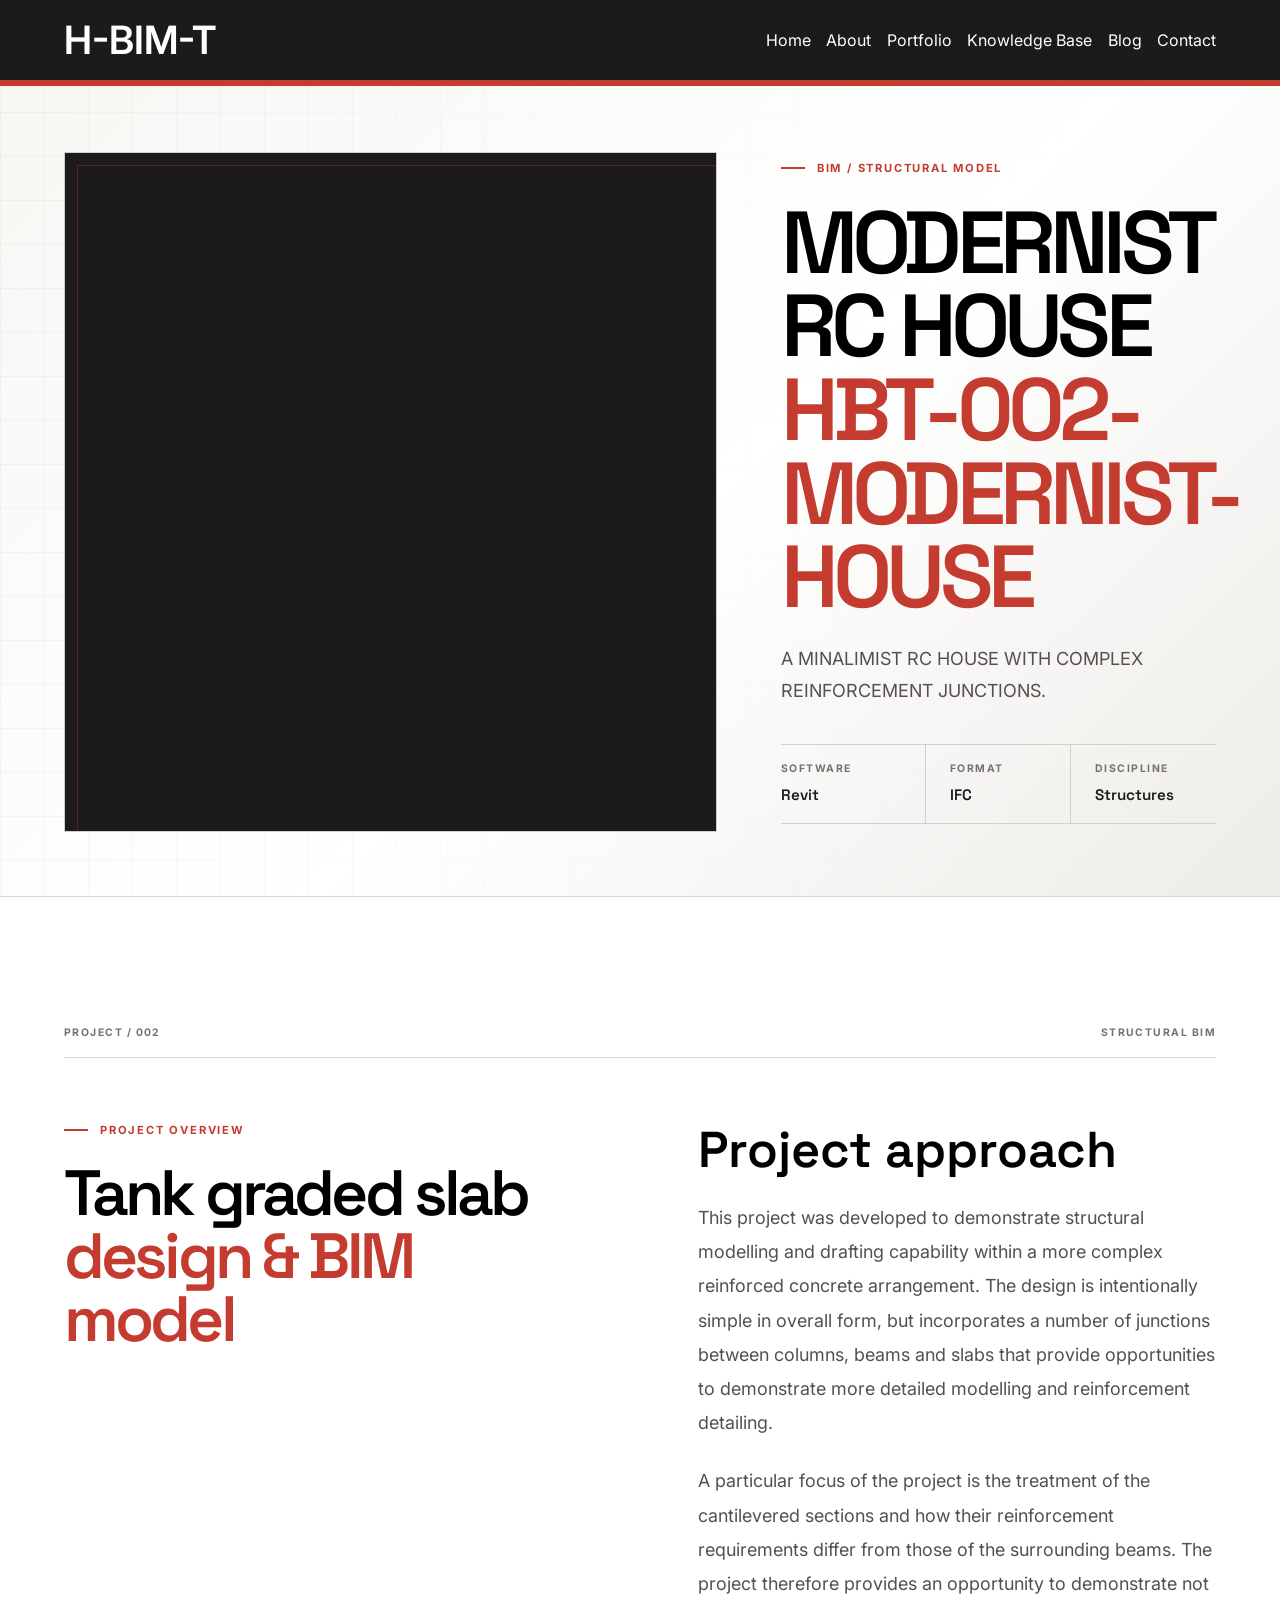
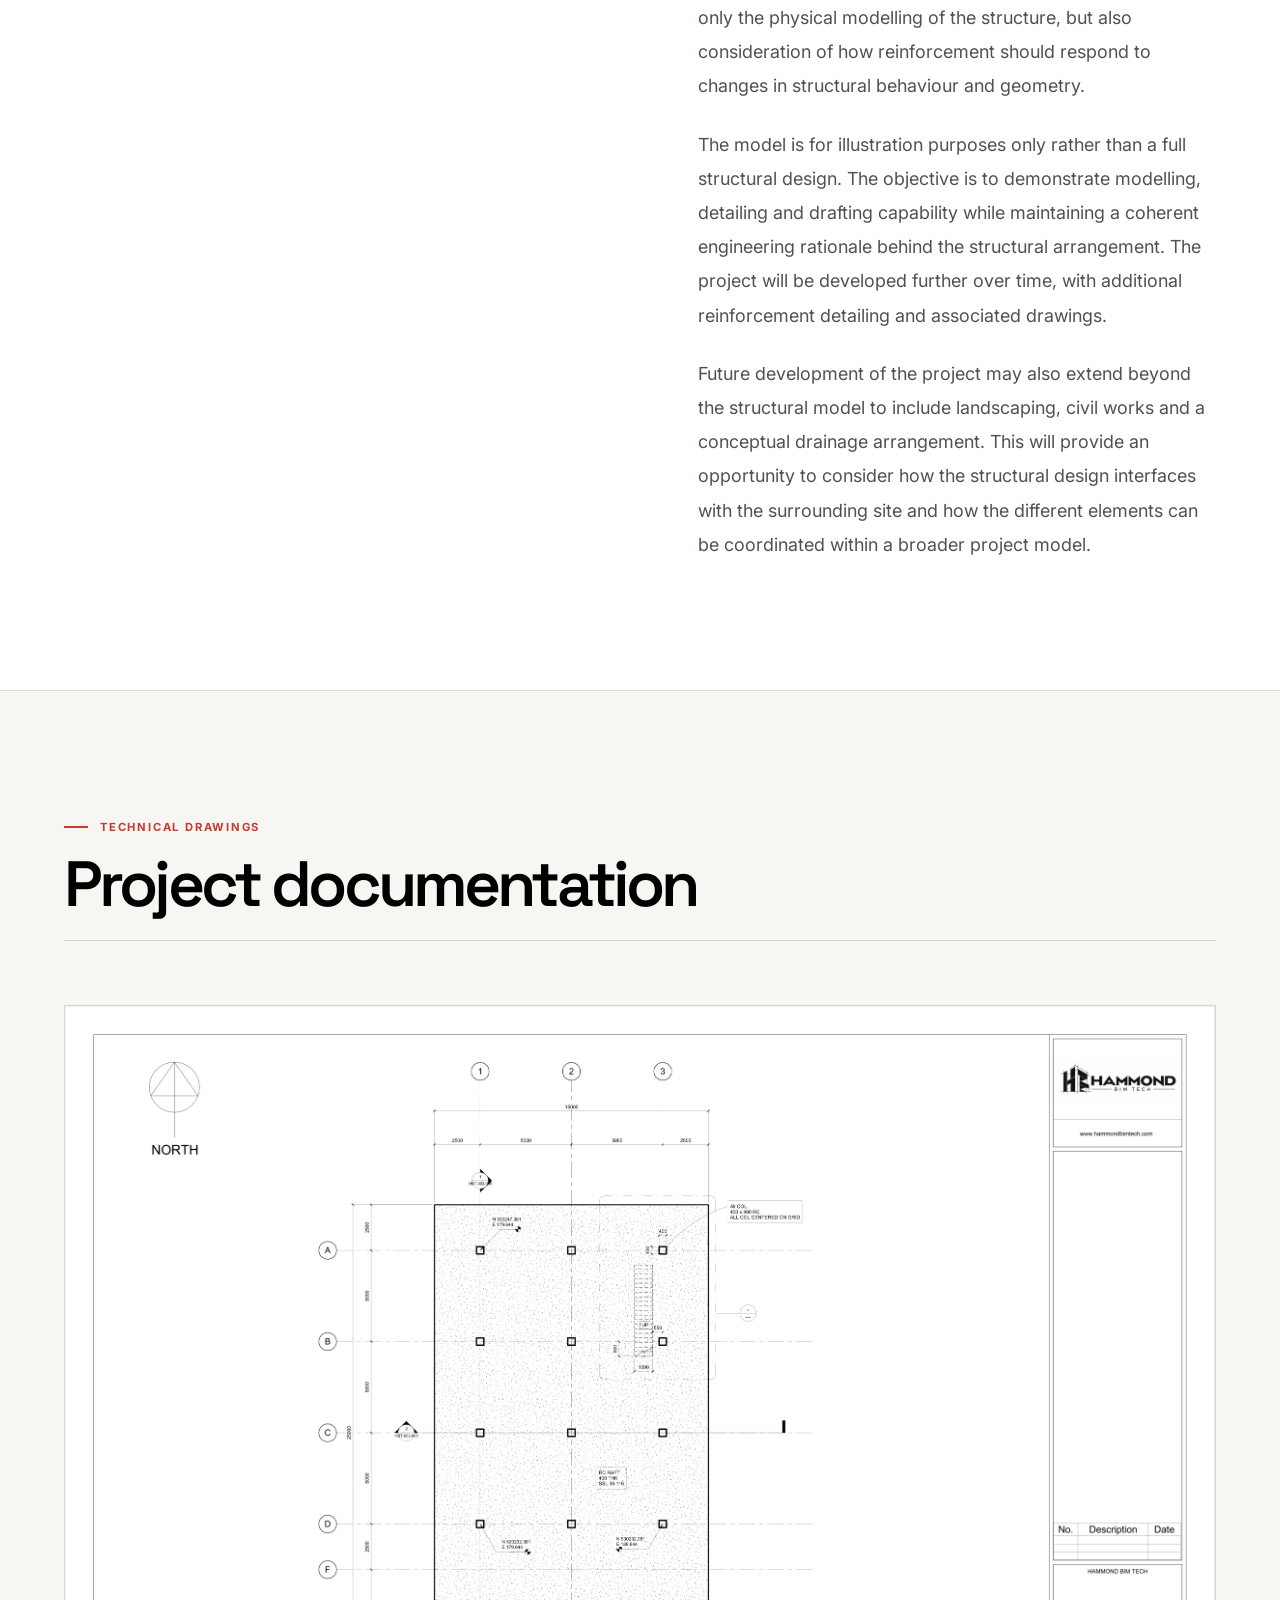
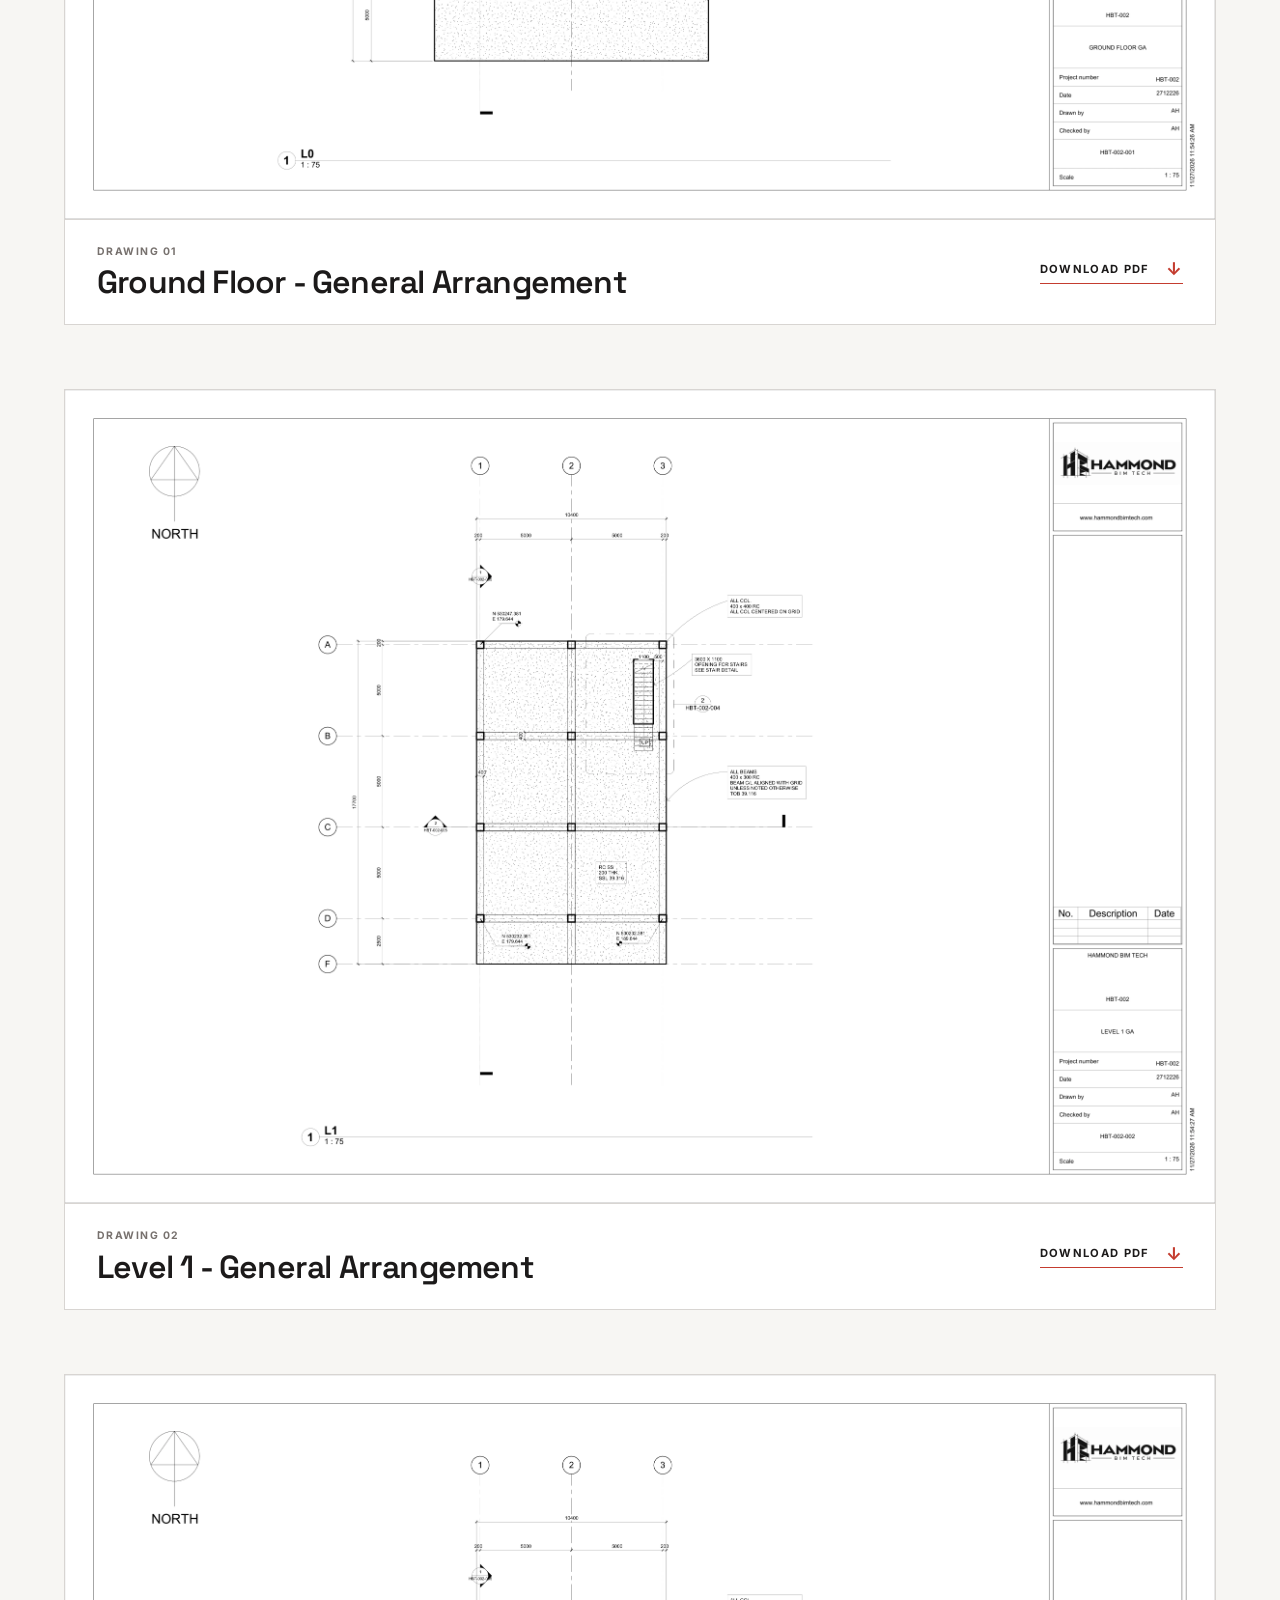
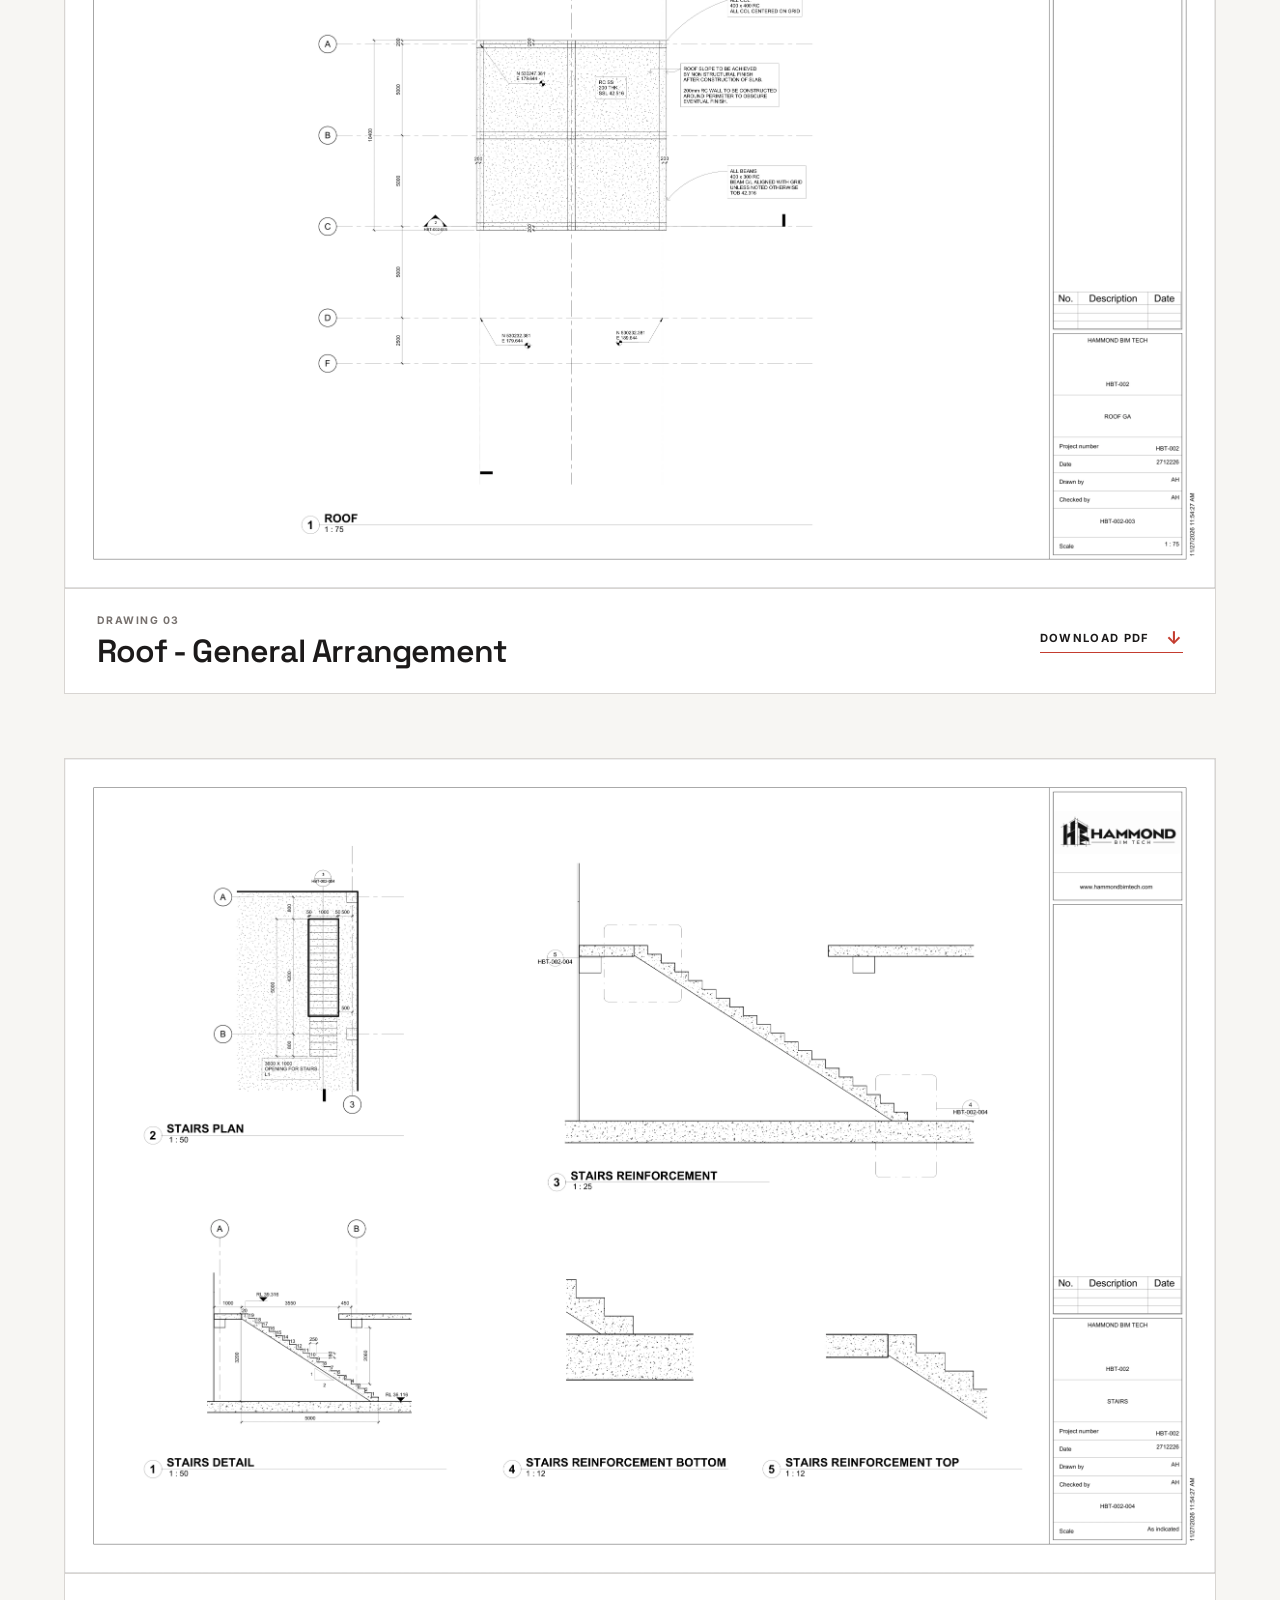
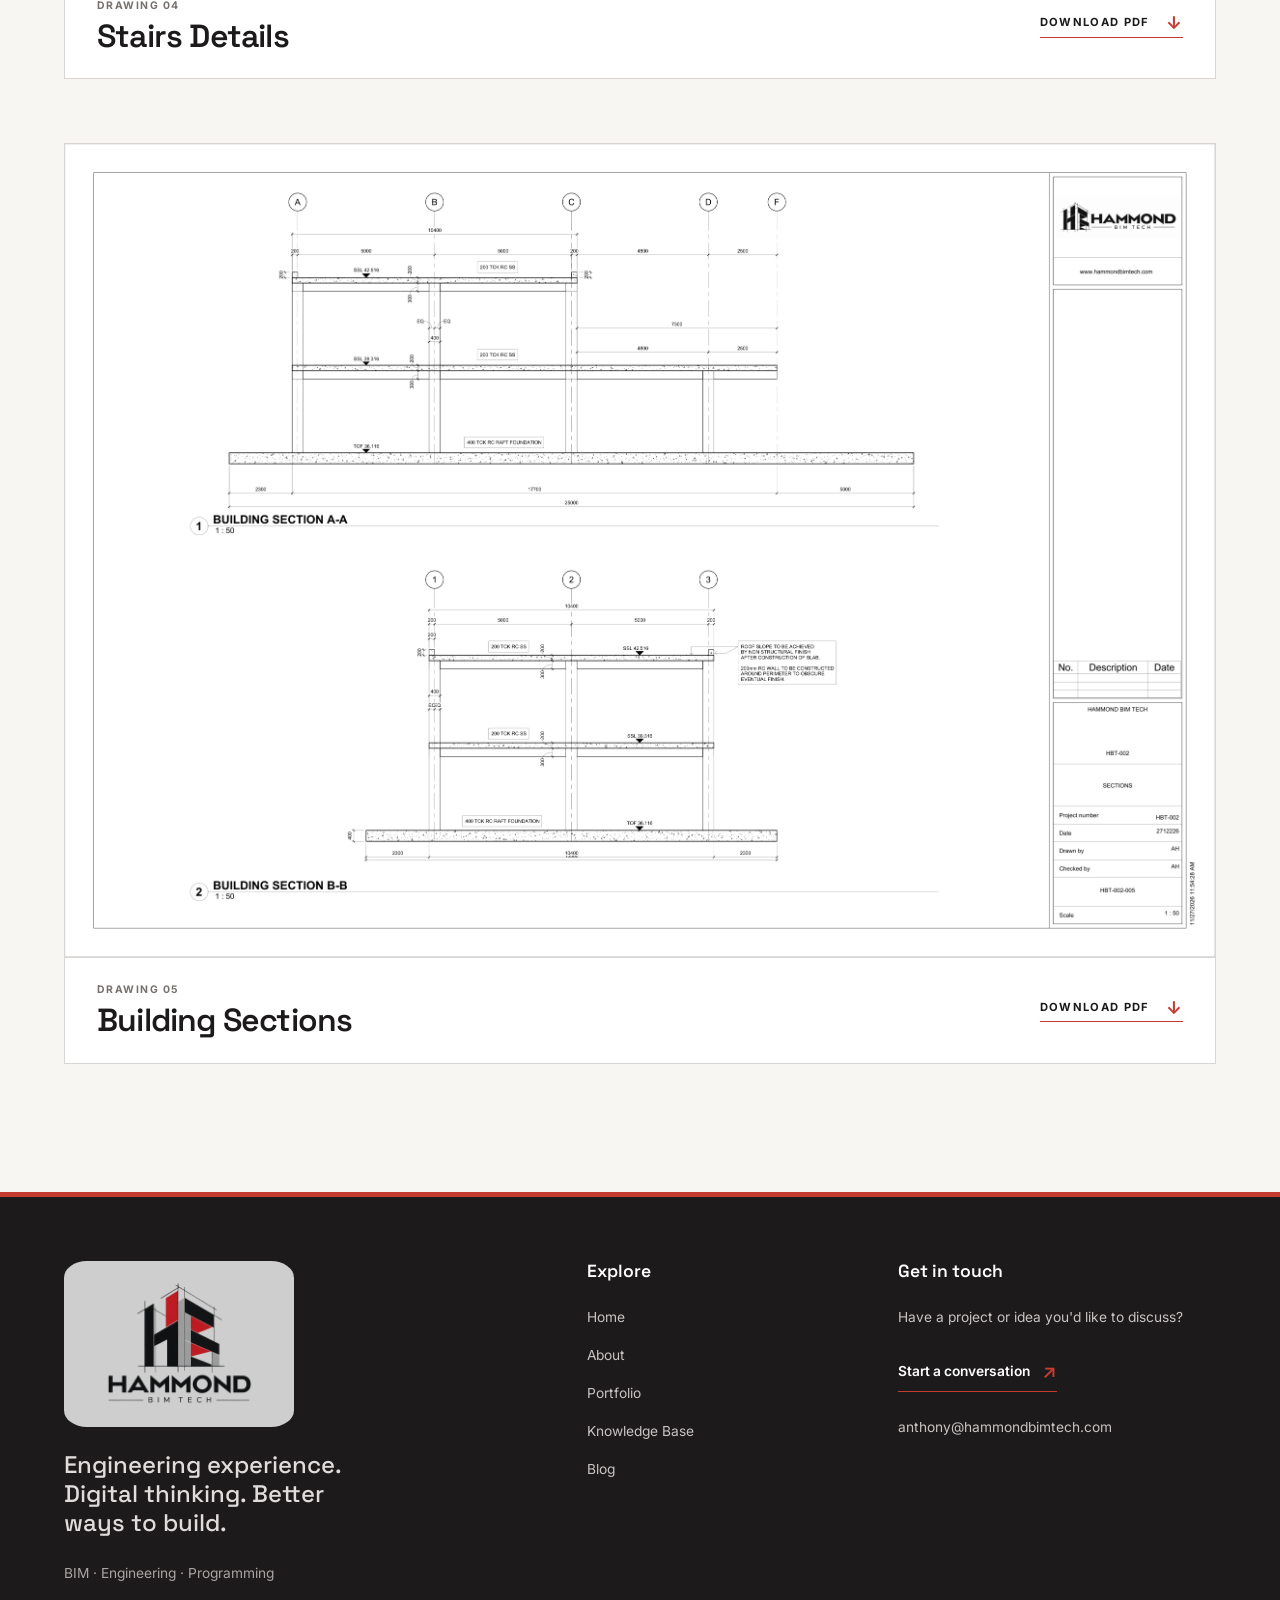
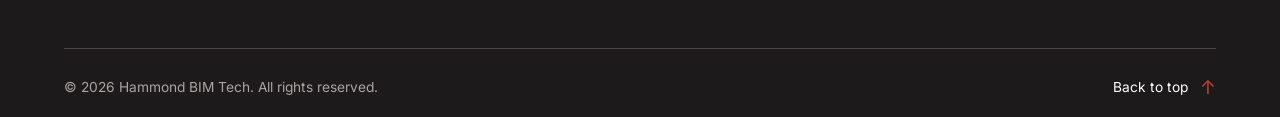
<file: portfolio/bim/hbt-bim-002/index.html>
```html
<!DOCTYPE html>
<html lang="en">
<head>
    <meta charset="UTF-8">
    <meta name="viewport" content="width=device-width, initial-scale=1.0">

    <meta
        name="theme-color"
        content="#1C1A1A"
    >

    <meta
        name="description"
        content="HBT-001-LNG-PLANT — Tank Graded Slab structural BIM project by Hammond BIM Tech."
    >

    <title>
        MODERNIST RC HOUSE | HBT-002-RC-HOUSE | Hammond BIM Tech
    </title>

    <link
        rel="stylesheet"
        href="/assets/css/global.css"
    >

    <link
        rel="stylesheet"
        href="/assets/css/styles.css"
    >

    <link
        rel="stylesheet"
        href="/assets/css/under-construction.css"
    >
</head>


<body>

    <!-- =====================================================
         HEADER
    ====================================================== -->

    <header id="header"></header>


    <!-- =====================================================
         IFC PROJECT HERO
    ====================================================== -->

    <main>

        <section class="ifc-hero-section">

            <div class="inner ifc-hero">

                <!-- IFC VIEWER -->

                <bim-grid
                    class="hero-ifc-viewer"
                    id="RC-house">
                </bim-grid>


                <!-- PROJECT INFORMATION -->

                <div class="hero-ifc-content">

                    <span class="project-eyebrow">
                        BIM / STRUCTURAL MODEL
                    </span>


                    <h1>

                        MODERNIST RC HOUSE

                        <span>
                            HBT-002-MODERNIST-HOUSE
                        </span>

                    </h1>


                    <p>
                        A MINALIMIST RC HOUSE WITH COMPLEX REINFORCEMENT JUNCTIONS.
                    </p>


                    <div class="project-meta">

                        <div>

                            <span>
                                SOFTWARE
                            </span>

                            <strong>
                                Revit
                            </strong>

                        </div>


                        <div>

                            <span>
                                FORMAT
                            </span>

                            <strong>
                                IFC
                            </strong>

                        </div>


                        <div>

                            <span>
                                DISCIPLINE
                            </span>

                            <strong>
                                Structures
                            </strong>

                        </div>

                    </div>

                </div>

            </div>

        </section>



        <!-- =================================================
             PROJECT INTRODUCTION
        ================================================== -->

        <section class="project-introduction">

            <div class="inner project-introduction-inner">

                <div class="project-section-label">

                    <span>
                        PROJECT / 002
                    </span>

                    <span>
                        STRUCTURAL BIM
                    </span>

                </div>


                <div class="project-introduction-content">

                    <div class="project-introduction-heading">

                        <span class="project-eyebrow">
                            PROJECT OVERVIEW
                        </span>

                        <h2>
                            Tank graded slab
                            <span>design &amp; BIM model</span>
                        </h2>

                    </div>


                    <div class="project-introduction-copy">

                        <h3>Project approach</h3>

                        <p>
                            This project was developed to demonstrate structural modelling and drafting capability within a more complex reinforced concrete arrangement. The design is intentionally simple in overall form, but incorporates a number of junctions between columns, beams and slabs that provide opportunities to demonstrate more detailed modelling and reinforcement detailing.
                        </p>

                        <p>
                            A particular focus of the project is the treatment of the cantilevered sections and how their reinforcement requirements differ from those of the surrounding beams. The project therefore provides an opportunity to demonstrate not only the physical modelling of the structure, but also consideration of how reinforcement should respond to changes in structural behaviour and geometry.
                        </p>

                        <p>
                            The model is for illustration purposes only rather than a full structural design. The objective is to demonstrate modelling, detailing and drafting capability while maintaining a coherent engineering rationale behind the structural arrangement. The project will be developed further over time, with additional reinforcement detailing and associated drawings.
                        </p>

                        <p>
                            Future development of the project may also extend beyond the structural model to include landscaping, civil works and a conceptual drainage arrangement. This will provide an opportunity to consider how the structural design interfaces with the surrounding site and how the different elements can be coordinated within a broader project model.
                        </p>

                    </div>

                </div>

            </div>

        </section>



        <!-- =================================================
             DRAWINGS
        ================================================== -->

        <section class="project-drawings">

            <div class="inner">

                <div class="drawings-header">

                    <span class="project-eyebrow">
                        TECHNICAL DRAWINGS
                    </span>

                    <h2>
                        Project documentation
                    </h2>

                </div>


                <!-- =================================================
                     DRAWING 01
                ================================================== -->

                <article class="drawing-card">

                    <a
                        href="#drawing-01"
                        class="drawing-image-link"
                        aria-label="Open Drawing 01"
                    >

                        <img
                            src="/assets/media/HBT-002-G-GA-page-1.webp"
                            alt="HBT-001-LNG-PLANT Drawing 01"
                            loading="lazy"
                        >

                        <span class="drawing-view">
                            VIEW DRAWING
                            <span>↗</span>
                        </span>

                    </a>


                    <div class="drawing-information">

                        <div>

                            <span class="drawing-number">
                                DRAWING 01
                            </span>

                            <h3>
                                Ground Floor - General Arrangement
                            </h3>

                        </div>


                        <a
                            href="/assets/media/HBT-002-G-GA.pdf"
                            class="drawing-download"
                            download
                        >
                            Download PDF
                            <span>↓</span>
                        </a>

                    </div>

                </article>



                <!-- =================================================
                     DRAWING 02
                ================================================== -->

                <article class="drawing-card">

                    <a
                        href="#drawing-02"
                        class="drawing-image-link"
                        aria-label="Open Drawing 02"
                    >

                        <img
                            src="/assets/media/HBT-002-L1-GA-page-1.webp"
                            alt="HBT-001-LNG-PLANT Drawing 02"
                            loading="lazy"
                        >

                        <span class="drawing-view">
                            VIEW DRAWING
                            <span>↗</span>
                        </span>

                    </a>


                    <div class="drawing-information">

                        <div>

                            <span class="drawing-number">
                                DRAWING 02
                            </span>

                            <h3>
                                Level 1 - General Arrangement
                            </h3>

                        </div>


                        <a
                            href="/assets/media/HBT-002-L1-GA.pdf"
                            class="drawing-download"
                            download
                        >
                            Download PDF
                            <span>↓</span>
                        </a>

                    </div>

                </article>



                <!-- =================================================
                     DRAWING 03
                ================================================== -->

                <article class="drawing-card">

                    <a
                        href="#drawing-03"
                        class="drawing-image-link"
                        aria-label="Open Drawing 03"
                    >

                        <img
                            src="/assets/media/HBT-002-ROOF GA-page-1.webp"
                            alt="HBT-001-LNG-PLANT Drawing 03"
                            loading="lazy"
                        >

                        <span class="drawing-view">
                            VIEW DRAWING
                            <span>↗</span>
                        </span>

                    </a>


                    <div class="drawing-information">

                        <div>

                            <span class="drawing-number">
                                DRAWING 03
                            </span>

                            <h3>
                                Roof - General Arrangement
                            </h3>

                        </div>


                        <a
                            href="/assets/media/HBT-002-ROOF GA.pdf"
                            class="drawing-download"
                            download
                        >
                            Download PDF
                            <span>↓</span>
                        </a>

                    </div>

                </article>

                <!-- =================================================
                     DRAWING 04
                ================================================== -->

                <article class="drawing-card">

                    <a
                        href="#drawing-04"
                        class="drawing-image-link"
                        aria-label="Open Drawing 03"
                    >

                        <img
                            src="/assets/media/HBT-002-STAIRS-page-1.webp"
                            alt="HBT-001-LNG-PLANT Drawing 03"
                            loading="lazy"
                        >

                        <span class="drawing-view">
                            VIEW DRAWING
                            <span>↗</span>
                        </span>

                    </a>


                    <div class="drawing-information">

                        <div>

                            <span class="drawing-number">
                                DRAWING 04
                            </span>

                            <h3>
                                Stairs Details
                            </h3>

                        </div>


                        <a
                            href="/assets/media/HBT-002-STAIRS.pdf"
                            class="drawing-download"
                            download
                        >
                            Download PDF
                            <span>↓</span>
                        </a>

                    </div>

                </article>

                <!-- =================================================
                     DRAWING 05
                ================================================== -->

                <article class="drawing-card">

                    <a
                        href="#drawing-05"
                        class="drawing-image-link"
                        aria-label="Open Drawing 03"
                    >

                        <img
                            src="/assets/media/HBT-002-SECTIONS-page-1.webp"
                            alt="HBT-001-LNG-PLANT Drawing 03"
                            loading="lazy"
                        >

                        <span class="drawing-view">
                            VIEW DRAWING
                            <span>↗</span>
                        </span>

                    </a>


                    <div class="drawing-information">

                        <div>

                            <span class="drawing-number">
                                DRAWING 05
                            </span>

                            <h3>
                                Building Sections
                            </h3>

                        </div>


                        <a
                            href="/assets/media/HBT-002-SECTIONS.pdf"
                            class="drawing-download"
                            download
                        >
                            Download PDF
                            <span>↓</span>
                        </a>

                    </div>

                </article>

            </div>

        </section>

    </main>



    <!-- =====================================================
         DRAWING LIGHTBOX 01
    ====================================================== -->

    <div
        id="drawing-01"
        class="drawing-lightbox"
    >

        <a
            href="#"
            class="drawing-lightbox-background"
            aria-label="Close drawing"
        ></a>


        <div class="drawing-lightbox-content">

            <a
                href="#"
                class="drawing-lightbox-close"
                aria-label="Close drawing"
            >
                ×
            </a>


            <img
                src="/assets/media/HBT-002-G-GA-page-1.webp"
                alt="HBT-001-LNG-PLANT Drawing 01"
            >

        </div>

    </div>



    <!-- =====================================================
         DRAWING LIGHTBOX 02
    ====================================================== -->

    <div
        id="drawing-02"
        class="drawing-lightbox"
    >

        <a
            href="#"
            class="drawing-lightbox-background"
            aria-label="Close drawing"
        ></a>


        <div class="drawing-lightbox-content">

            <a
                href="#"
                class="drawing-lightbox-close"
                aria-label="Close drawing"
            >
                ×
            </a>


            <img
                src="/assets/media/HBT-002-L1-GA-page-1.webp"
                alt="HBT-001-LNG-PLANT Drawing 02"
            >

        </div>

    </div>



    <!-- =====================================================
         DRAWING LIGHTBOX 03
    ====================================================== -->

    <div
        id="drawing-03"
        class="drawing-lightbox"
    >

        <a
            href="#"
            class="drawing-lightbox-background"
            aria-label="Close drawing"
        ></a>


        <div class="drawing-lightbox-content">

            <a
                href="#"
                class="drawing-lightbox-close"
                aria-label="Close drawing"
            >
                ×
            </a>


            <img
                src="/assets/media/HBT-002-ROOF GA-page-1.webp"
                alt="HBT-001-LNG-PLANT Drawing 03"
            >

        </div>

    </div>
    <!-- =====================================================
         DRAWING LIGHTBOX 04
    ====================================================== -->

    <div
        id="drawing-04"
        class="drawing-lightbox"
    >

        <a
            href="#"
            class="drawing-lightbox-background"
            aria-label="Close drawing"
        ></a>


        <div class="drawing-lightbox-content">

            <a
                href="#"
                class="drawing-lightbox-close"
                aria-label="Close drawing"
            >
                ×
            </a>


            <img
                src="/assets/media/HBT-002-STAIRS-page-1.webp"
                alt="HBT-001-LNG-PLANT Drawing 03"
            >

        </div>

    </div>

    <!-- =====================================================
         DRAWING LIGHTBOX 05
    ====================================================== -->

    <div
        id="drawing-05"
        class="drawing-lightbox"
    >

        <a
            href="#"
            class="drawing-lightbox-background"
            aria-label="Close drawing"
        ></a>


        <div class="drawing-lightbox-content">

            <a
                href="#"
                class="drawing-lightbox-close"
                aria-label="Close drawing"
            >
                ×
            </a>


            <img
                src="/assets/media/HBT-002-SECTIONS-page-1.webp"
                alt="HBT-001-LNG-PLANT Drawing 03"
            >

        </div>

    </div>



    <!-- =====================================================
         FOOTER
    ====================================================== -->

    <footer id="footer"></footer>


    <!-- =====================================================
         SCRIPTS
    ====================================================== -->

    <script
        src="/assets/js/components.js">
    </script>


    <script
        type="module"
        src="/assets/js/ifc-viewer.js">
    </script>

</body>
</html>
</file>
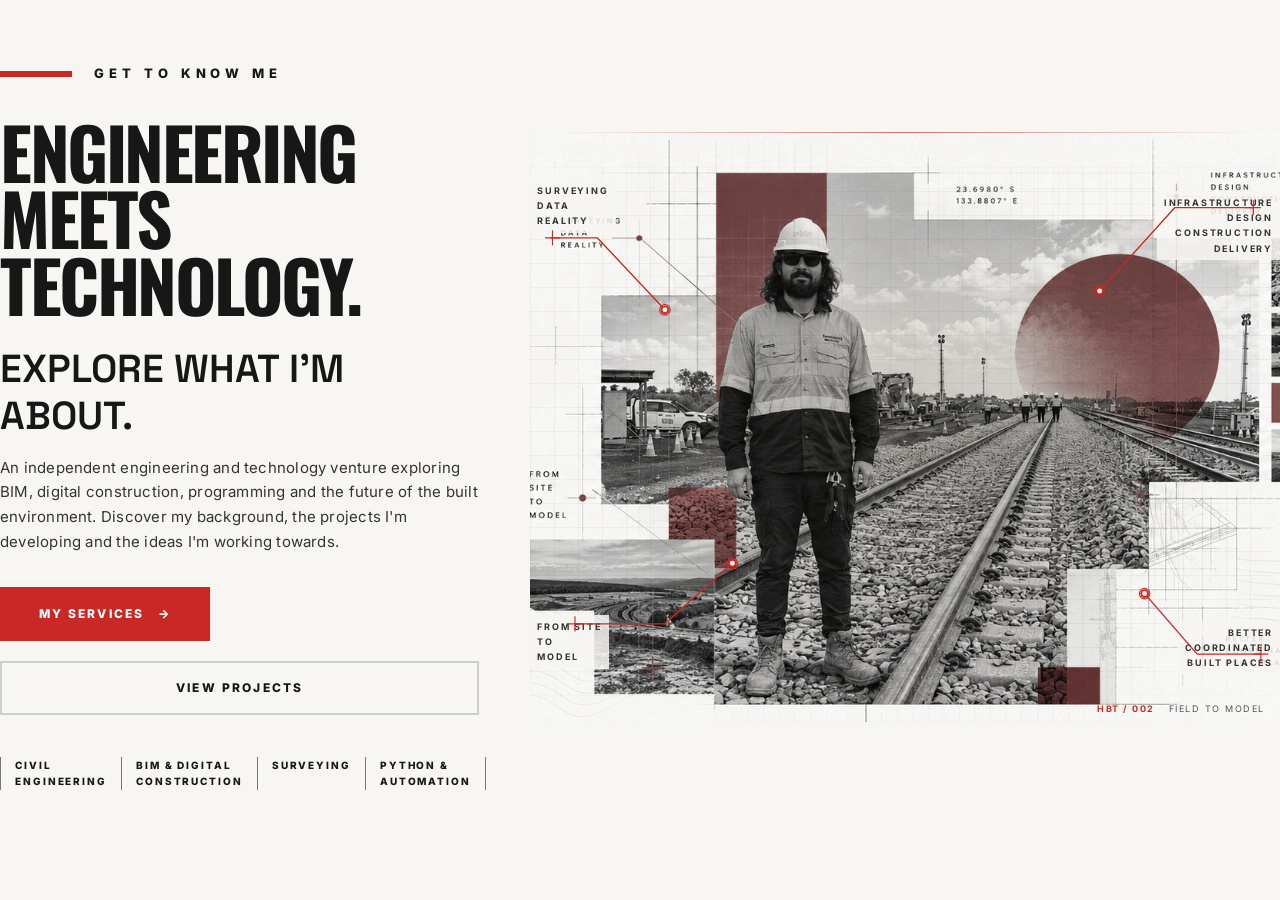
<file: assets/components/about-hero.html>
<!doctype html>
<html lang="en">
<head>
<meta charset="utf-8">
<meta name="viewport" content="width=device-width, initial-scale=1">
<meta name="color-scheme" content="light">
<title>Hammond BIM Tech — About</title>
<link rel="stylesheet" href="/assets/css/global.css">
<style>
@import url('https://fonts.googleapis.com/css2?family=Inter:wght@400;500;600;700;800&family=Oswald:wght@500;600;700&display=swap');
:root {
  --ink:#171717; --red:#c92825; --paper:#f7f6f2; --muted:#555;
  --line:#d8d5ce; --header-h:72px;
  --sans:Inter,Arial,sans-serif; --display:Oswald,'Arial Narrow',sans-serif;
}
*{box-sizing:border-box}
html{scroll-behavior:smooth}
body{margin:0;background:var(--paper);color:var(--ink);font-family:var(--sans);overflow-x:hidden}
.site-header{height:var(--header-h);display:flex;align-items:center;justify-content:space-between;gap:24px;padding:0 clamp(22px,4.1vw,74px);background:#171717;color:#fff;border-bottom:5px solid var(--red);position:relative;z-index:5}
.brand{font-size:clamp(18px,1.65vw,29px);font-weight:800;letter-spacing:-.045em;white-space:nowrap}
.brand span{color:#ed332e}
.nav{display:flex;align-items:stretch;gap:clamp(16px,2.7vw,48px);height:100%}
.nav a{display:flex;align-items:center;text-decoration:none;color:#eee;font-size:11px;font-weight:700;letter-spacing:.17em;border-bottom:5px solid transparent;padding-top:5px}
.nav a:hover,.nav a.active{color:#ef3934;border-bottom-color:var(--red)}
.menu-toggle{display:none;background:none;border:1px solid #555;color:#fff;padding:9px 12px;font:600 12px var(--sans)}
main{min-height:calc(100vh - var(--header-h));display:flex;align-items:center}
.layout{width:100%;margin:0 auto;display:grid;grid-template-columns:minmax(360px,.78fr) minmax(0,1.22fr);gap:clamp(28px,4vw,74px);align-items:center;padding:clamp(38px,5vw,76px) 0}
.copy{position:relative;z-index:2}
.eyebrow{display:flex;align-items:center;gap:22px;margin-bottom:34px;font-size:13px;font-weight:800;letter-spacing:.38em}
.eyebrow:before{content:"";width:72px;height:6px;background:var(--red);display:block}
h1{font-family:var(--display);font-size:clamp(54px,5.55vw,101px);line-height:.94;letter-spacing:-.035em;text-transform:uppercase;margin:0 0 28px;font-weight:700}
h1 span{color:var(--red);display:block}
.intro{font-size:clamp(15px,1.05vw,18px);line-height:1.65;letter-spacing:.015em;color:#333;max-width:580px;margin:0 0 14px}
.actions{display:flex;gap:20px;flex-wrap:wrap;margin-top:32px}
.button{min-height:54px;min-width:210px;padding:0 24px;display:inline-flex;align-items:center;justify-content:center;gap:14px;text-decoration:none;text-transform:uppercase;letter-spacing:.18em;font-size:12px;font-weight:800;border:1.5px solid var(--red);transition:transform .2s,box-shadow .2s,background .2s}
.button.primary{background:var(--red);color:white}
.button.secondary{color:var(--ink);background:transparent}
.button:hover{transform:translate(-2px,-2px);box-shadow:5px 5px 0 var(--ink)}
.specialisms{display:flex;align-items:stretch;gap:0;margin-top:42px;border-left:1px solid #777}
.specialisms span{flex:1;padding:0 14px;border-right:1px solid #777;font-size:10px;line-height:1.65;font-weight:800;letter-spacing:.19em;text-transform:uppercase}
.specialisms span:first-child{padding-left:14px}
.visual{position:relative;min-width:0;isolation:isolate}
.visual:before{content:"";position:absolute;inset:2% 1% 2% 0;background-image:linear-gradient(#1717170a 1px,transparent 1px),linear-gradient(90deg,#1717170a 1px,transparent 1px);background-size:24px 24px;z-index:-2;mask-image:linear-gradient(transparent,#000 10%,#000 90%,transparent)}
.visual:after{content:"";position:absolute;inset:8% 8%;background:radial-gradient(ellipse,#dedbd3 0%,transparent 70%);z-index:-3}
.visual-frame{position:relative;width:100%;aspect-ratio:1.27;overflow:hidden}
.visual-image{width:100%;height:100%;object-fit:cover;display:block;filter:grayscale(.72) contrast(1.04);mix-blend-mode:multiply;animation:float 7s ease-in-out infinite}
.scan{position:absolute;left:3%;right:3%;height:1px;top:0;background:linear-gradient(90deg,transparent,var(--red),transparent);opacity:.65;animation:scan 7s linear infinite;pointer-events:none}
.overlay{position:absolute;inset:0;width:100%;height:100%;pointer-events:none}
.leader{fill:none;stroke:var(--red);stroke-width:1.8;stroke-linecap:round;stroke-linejoin:round;stroke-dasharray:300;stroke-dashoffset:300;animation:draw 1.25s ease-out forwards,live 5s linear 1.3s infinite}
.point{fill:var(--paper);stroke:var(--red);stroke-width:2.4}
.halo{fill:none;stroke:var(--red);stroke-width:1.5;transform-box:fill-box;transform-origin:center;animation:pulse 2.3s ease-out infinite}
.target{stroke:var(--red);stroke-width:1.5;fill:none}
.callout{opacity:0;animation:arrive .6s ease-out forwards,drift 5s ease-in-out 1s infinite}
.callout:nth-of-type(2){animation-delay:.2s,1.2s}
.callout:nth-of-type(3){animation-delay:.45s,1.5s}
.callout:nth-of-type(4){animation-delay:.7s,1.8s}
.visual-label{position:absolute;font-size:9px;font-weight:700;line-height:1.7;letter-spacing:.2em;text-transform:uppercase;color:#333;background:#f7f6f2d9;padding:4px 7px}
.label-one{top:8%;left:0}.label-two{right:0;top:10%;text-align:right}.label-three{left:0;bottom:9%}.label-four{right:0;bottom:8%;text-align:right}
.visual-foot{position:absolute;right:2%;bottom:1%;font-size:9px;letter-spacing:.17em;color:#555}
.visual-foot b{color:var(--red)}
@keyframes draw{to{stroke-dashoffset:0}}
@keyframes live{0%{stroke-dashoffset:0;opacity:.9}50%{stroke-dashoffset:-70;opacity:.5}100%{stroke-dashoffset:-140;opacity:.9}}
@keyframes arrive{from{opacity:0;transform:translateY(10px)}to{opacity:1;transform:translateY(0)}}
@keyframes drift{0%,100%{translate:0 0}50%{translate:0 -4px}}
@keyframes pulse{0%{opacity:.7;transform:scale(.7)}70%{opacity:.12;transform:scale(1.8)}100%{opacity:0;transform:scale(2.2)}}
@keyframes float{0%,100%{transform:translateY(0)}50%{transform:translateY(-6px)}}
@keyframes scan{0%{top:4%;opacity:0}15%{opacity:.6}85%{opacity:.6}100%{top:96%;opacity:0}}
@media(max-width:1050px){
 :root{--header-h:68px}
 .layout{width:min(100% - 7vw,900px);grid-template-columns:minmax(0,1fr) minmax(0,1fr);gap:28px}
 h1{font-size:clamp(50px,6.2vw,72px)}
 .button{min-width:0;flex:1;padding:0 14px}
 .specialisms span{padding:0 9px;font-size:9px;letter-spacing:.12em}
 .visual-frame{aspect-ratio:.95}
}
@media(max-width:720px){
 :root{--header-h:68px}
 .site-header{padding:0 20px}
 .brand{font-size:20px}
 .menu-toggle{display:block}
 .nav{display:none;position:absolute;top:calc(100% + 5px);left:0;right:0;height:auto;background:#171717;padding:8px 20px 18px;flex-direction:column;gap:0;border-bottom:3px solid var(--red)}
 .nav.open{display:flex}
 .nav a{min-height:42px;border-bottom:1px solid #333;padding:0}
 main{display:block}
 .layout{width:calc(100% - 40px);display:flex;flex-direction:column;align-items:stretch;gap:34px;padding:42px 0 36px}
 .copy{order:0}
 .eyebrow{margin-bottom:24px;font-size:11px}
 .eyebrow:before{width:48px;height:5px}
 h1{font-size:clamp(54px,12vw,82px);margin-bottom:22px}
 .intro{font-size:15px;line-height:1.65}
 .actions{margin-top:24px;gap:12px}
 .button{min-height:50px;flex:1;font-size:10px;letter-spacing:.12em}
 .specialisms{margin-top:28px}
 .specialisms span{font-size:9px;padding:0 8px;letter-spacing:.1em}
 .visual{order:1}
 .visual-frame{aspect-ratio:1.05}
 .visual-label{font-size:8px}
}
@media(max-width:420px){
 .layout{width:calc(100% - 32px)}
 h1{font-size:clamp(48px,12.4vw,60px)}
 .actions{flex-direction:column}
 .button{width:100%;flex:auto}
 .specialisms{display:grid;grid-template-columns:1fr 1fr;row-gap:12px}
 .specialisms span:nth-child(2){border-right:0}
 .visual-frame{aspect-ratio:.92}
 .visual-label{font-size:7px;letter-spacing:.13em}
}
@media(prefers-reduced-motion:reduce){
 *,*::before,*::after{animation-duration:.01ms!important;animation-iteration-count:1!important;scroll-behavior:auto!important}
 .leader{stroke-dashoffset:0;animation:none}
 .callout{opacity:1;transform:none;translate:none}
}
</style>
</head>
<body>
<main>
  <section class="inner layout" aria-labelledby="about-title">
    <div class="copy">
      <div class="eyebrow">GET TO KNOW ME</div>
      <h1 id="about-title">ENGINEERING MEETS TECHNOLOGY.</h1>
      <h4>EXPLORE WHAT I'M ABOUT.</h5>
      <p class="intro">An independent engineering and technology venture exploring BIM, digital construction, programming and the future of the built environment. Discover my background, the projects I'm developing and the ideas I'm working towards.</p>

      <div class="actions">
        <a class="button primary" href="/services">MY SERVICES <span aria-hidden="true">→</span></a>
        <a class="button secondary" href="/projects">VIEW PROJECTS</a>
      </div>
      <div class="specialisms" aria-label="Areas of work">
        <span>Civil<br>Engineering</span><span>BIM &amp; Digital<br>Construction</span><span>Surveying</span><span>Python &amp;<br>Automation</span>
      </div>
    </div>
    <div class="visual" aria-label="Railway infrastructure and surveying visual">
      <div class="visual-frame">
        <img class="visual-image" alt="Black and white railway construction collage with a surveyor on site" src="[data-uri]">
        <div class="scan"></div>
        <div class="visual-label label-one">Surveying<br>Data<br>Reality</div>
        <div class="visual-label label-two">Infrastructure<br>Design<br>Construction<br>Delivery</div>
        <div class="visual-label label-three">From Site<br>To<br>Model</div>
        <div class="visual-label label-four">Better<br>Coordinated<br>Built Places</div>
        <svg class="overlay" viewBox="0 0 1000 780" preserveAspectRatio="none" aria-hidden="true">
          <g class="callout"><polyline class="leader" points="180,235 90,140 28,140"/><circle class="halo" cx="180" cy="235" r="7"/><circle class="point" cx="180" cy="235" r="4.5"/><path class="target" d="M20 140h20m-10-10v20"/></g>
          <g class="callout"><polyline class="leader" points="760,210 860,100 965,100"/><circle class="halo" cx="760" cy="210" r="7"/><circle class="point" cx="760" cy="210" r="4.5"/><path class="target" d="M955 100h20m-10-10v20"/></g>
          <g class="callout"><polyline class="leader" points="270,570 180,650 60,650"/><circle class="halo" cx="270" cy="570" r="7"/><circle class="point" cx="270" cy="570" r="4.5"/><path class="target" d="M50 650h20m-10-10v20"/></g>
          <g class="callout"><polyline class="leader" points="820,610 890,690 975,690"/><circle class="halo" cx="820" cy="610" r="7"/><circle class="point" cx="820" cy="610" r="4.5"/><path class="target" d="M965 690h20m-10-10v20"/></g>
        </svg>
      </div>
      <div class="visual-foot"><b>HBT / 002</b> &nbsp; FIELD TO MODEL</div>
    </div>
  </section>
</main>
<script>
const toggle = document.querySelector('.menu-toggle');
const nav = document.querySelector('.nav');
toggle.addEventListener('click', () => {
  const open = nav.classList.toggle('open');
  toggle.setAttribute('aria-expanded', String(open));
});
</script>
</body>
</html>
</file>
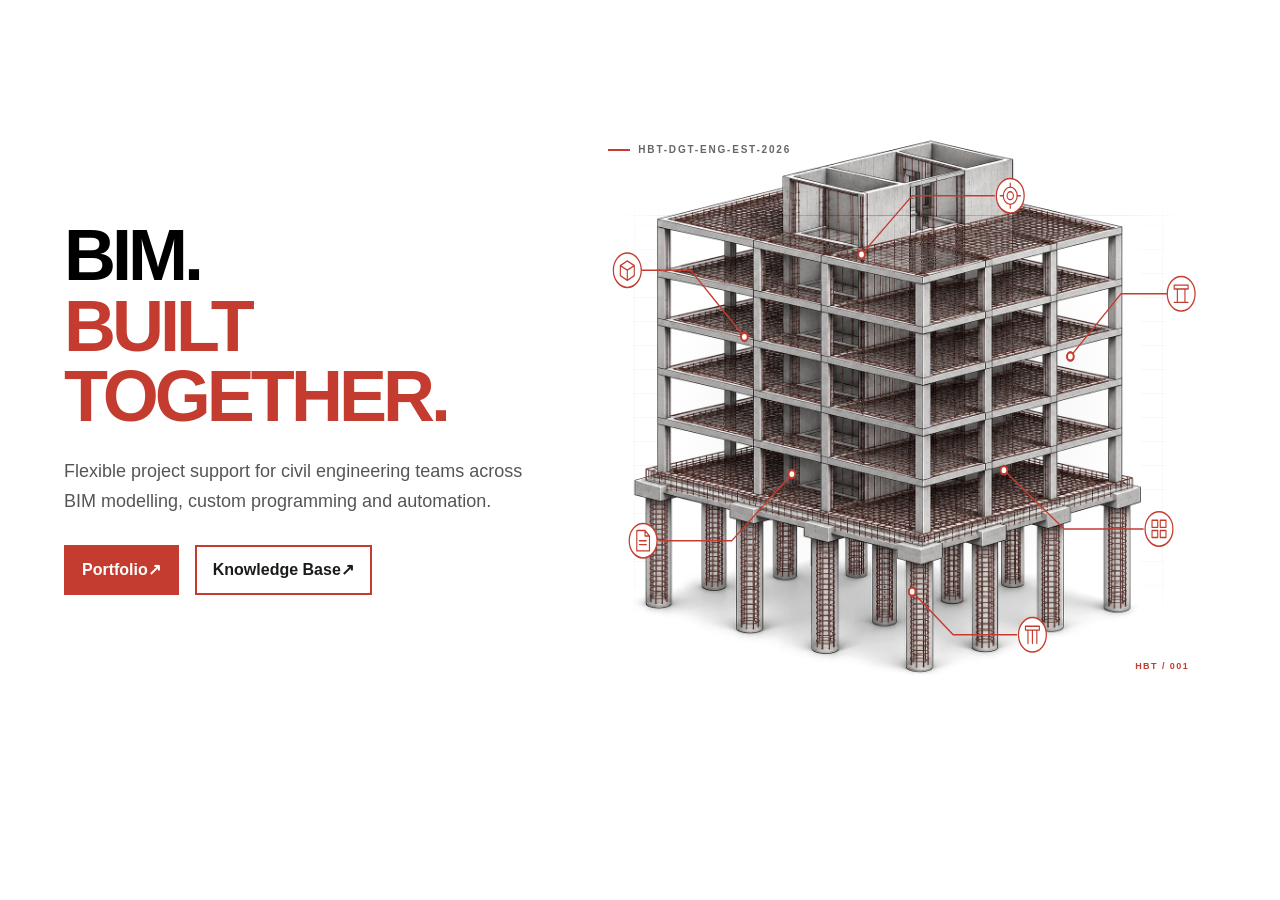
<file: assets/components/hero.html>
<!doctype html>
<html lang="en">
<head>
<meta charset="utf-8">
<meta name="viewport" content="width=device-width,initial-scale=1">
<title>Hammond BIM Tech — Hero Demo</title>
<style>
:root{--color-primary:#1C1A1A;--color-secondary:#cecece;--color-tertiary:#C43C2F;--color-bg:#fff;--color-text:#000;--color-text-light:#fff;--font-primary:'Space Grotesk',Arial,sans-serif;--font-secondary:Inter,Arial,sans-serif;--space-xs:.75rem;--space-s:1rem;--space-m:1.5rem;--space-l:2rem;--space-xl:3rem;--text-p:clamp(1rem,.95rem + .24vw,1.125rem);--text-h1:clamp(3.2rem,2.7rem + 3vw,4.5rem);--h-height-mobile:64px;--h-height-desktop:80px;--h-height:var(--h-height-mobile);--header-border:5px;--header-offset:calc(var(--h-height) + var(--header-border))}
@import url('https://fonts.googleapis.com/css2?family=Inter:wght@400;500;600;700&family=Space+Grotesk:wght@400;500;600;700&display=swap');
*{box-sizing:border-box}html,body{margin:0;min-height:100%;font-family:var(--font-secondary);color:var(--color-text);background:#fff}body{overflow-x:hidden}.demo-header{position:sticky;top:0;z-index:20;height:var(--header-offset);display:flex;align-items:center;background:var(--color-primary);color:#fff;border-bottom:var(--header-border) solid var(--color-tertiary);padding-inline:5%;font:600 14px var(--font-primary);letter-spacing:.04em}.demo-header span{color:var(--color-tertiary)}.demo-hero{min-height:calc(100svh - var(--header-offset));display:flex;align-items:center;background:#fff}.inner{width:90%;max-width:1400px;margin:auto}.hero{display:grid;grid-template-columns:minmax(0, .85fr) minmax(0,1.15fr);gap:clamp(1.5rem,4vw,4rem);align-items:center;padding:3rem 0}.hero-content{position:relative;z-index:2}.hero h1{font-family:var(--font-primary);font-size:var(--text-h1);font-weight:700;line-height:.98;letter-spacing:-.055em;margin:0 0 1.5rem}.hero h1 span{color:var(--color-tertiary)}.hero p{max-width:35rem;font-size:var(--text-p);line-height:1.7;color:#555;margin:0 0 1.75rem}.hero-buttons{display:flex;flex-wrap:wrap;gap:1rem}.button{display:inline-flex;align-items:center;justify-content:center;padding:.85rem 1rem;border:2px solid var(--color-tertiary);background:var(--color-tertiary);color:#fff;text-decoration:none;font-weight:600;transition:transform .2s,box-shadow .2s}.button:hover{transform:translate(-2px,-2px);box-shadow:5px 5px 0 var(--color-primary)}.button.outline{background:#fff;color:var(--color-primary)}
.hero-visual{position:relative;min-width:0;width:100%;isolation:isolate}.visual-kicker{position:absolute;z-index:3;top:2%;left:4%;font:600 10px var(--font-secondary);letter-spacing:.18em;color:#666}.visual-kicker:before{content:'';display:inline-block;width:22px;height:2px;background:var(--color-tertiary);vertical-align:middle;margin-right:8px}.building-wrap{position:relative;width:100%;aspect-ratio:1.18;display:grid;place-items:center}.building-wrap:before{content:'';position:absolute;inset:12%;background:radial-gradient(ellipse,#e8e8e8 0%,#fff 68%);z-index:-1}.building{width:100%;height:100%;object-fit:contain;filter:grayscale(.72) contrast(1.04);animation:float 7s ease-in-out infinite;mix-blend-mode:multiply}.overlay{position:absolute;inset:0;width:100%;height:100%;overflow:visible;pointer-events:none}.leader{fill:none;stroke:var(--color-tertiary);stroke-width:2;stroke-linecap:round;stroke-linejoin:round;stroke-dasharray:400;stroke-dashoffset:400;animation:draw 1.15s ease-out forwards, leader-live 3.8s linear 1.3s infinite}.callout{opacity:0;transform-box:fill-box;transform-origin:center;animation:callout-arrive .65s cubic-bezier(.2,.8,.2,1) forwards, callout-drift 4.8s ease-in-out infinite;animation-delay:0s,1.2s}.callout:nth-child(2){animation-delay:.22s,1.5s}.callout:nth-child(3){animation-delay:.45s,1.8s}.callout:nth-child(4){animation-delay:.68s,2.1s}.callout:nth-child(5){animation-delay:.9s,2.4s}.callout:nth-child(6){animation-delay:1.12s,2.7s}.dot{fill:#fff;stroke:var(--color-tertiary);stroke-width:2.5}.dot-halo{fill:none;stroke:var(--color-tertiary);stroke-width:1.5;transform-box:fill-box;transform-origin:center;animation:pulse 2.3s ease-out infinite}.badge-circle{fill:#fff;stroke:var(--color-tertiary);stroke-width:2}.symbol{fill:none;stroke:var(--color-tertiary);stroke-width:1.8;stroke-linecap:round;stroke-linejoin:round}.scan{position:absolute;left:5%;right:5%;height:1px;top:15%;background:linear-gradient(90deg,transparent,#C43C2F,transparent);opacity:.4;animation:scan 7s linear infinite;pointer-events:none}.visual-foot{position:absolute;bottom:2%;right:3%;font-size:9px;letter-spacing:.16em;color:#777}.visual-foot b{color:var(--color-tertiary);font-weight:700}.micro-grid{position:absolute;inset:8%;z-index:-2;background-image:linear-gradient(#1c1a1a08 1px,transparent 1px),linear-gradient(90deg,#1c1a1a08 1px,transparent 1px);background-size:24px 24px;mask-image:linear-gradient(transparent,#000 20%,#000 80%,transparent)}
@keyframes draw{0%{stroke-dashoffset:400}100%{stroke-dashoffset:0}}@keyframes fadein{to{opacity:1}}@keyframes callout-arrive{0%{opacity:0;transform:translateY(12px) scale(.94)}100%{opacity:1;transform:translateY(0) scale(1)}}@keyframes callout-drift{0%,100%{translate:0 0}50%{translate:0 -5px}}@keyframes leader-live{0%{stroke-dashoffset:0;opacity:.9}50%{stroke-dashoffset:-90;opacity:.55}100%{stroke-dashoffset:-180;opacity:.9}}@keyframes pulse{0%{opacity:.75;transform:scale(.65)}65%{opacity:.18;transform:scale(1.8)}100%{opacity:0;transform:scale(2.25)}}@keyframes float{0%,100%{transform:translateY(0)}50%{transform:translateY(-7px)}}@keyframes scan{from{top:12%;opacity:0}15%{opacity:.4}85%{opacity:.4}to{top:88%;opacity:0}}
@media(min-width:769px){:root{--h-height:var(--h-height-desktop)}}@media(max-width:900px){.demo-hero{min-height:calc(100svh - var(--header-offset))}.hero{grid-template-columns:1fr;gap:1rem;padding:2rem 0 2rem}.hero-content{max-width:650px}.hero-visual{max-width:760px;margin:auto}.building-wrap{aspect-ratio:1.25}.hero h1{font-size:clamp(3rem,10vw,5rem)}}@media(max-width:520px){.demo-header{font-size:12px}.inner{width:92%}.hero{padding-top:2rem}.building-wrap{aspect-ratio:1.05}.visual-kicker{font-size:8px}.visual-foot{font-size:8px}.hero-buttons{gap:.65rem}.button{padding:.75rem .8rem;font-size:.9rem}}
@media(prefers-reduced-motion:reduce){*,*::before,*::after{animation-duration:.01ms!important;animation-iteration-count:1!important;scroll-behavior:auto!important}.leader{stroke-dashoffset:0;animation:none}.callout{opacity:1;transform:none;translate:none}}
</style>
</head>
<body>
<main class="demo-hero">
  <section class="inner hero">
    <div class="hero-content">
      <h1>BIM.<br><span>BUILT TOGETHER.</span></h1>
      <p>Flexible project support for civil engineering teams across BIM modelling, custom programming and automation.</p>
      <div class="hero-buttons">
        <a href="#projects" class="button">Portfolio <span aria-hidden="true">↗</span></a>
        <a href="#knowledge" class="button outline">Knowledge Base <span aria-hidden="true">↗</span></a>
      </div>
    </div>
    <div class="hero-visual" aria-label="Animated structural building illustration with technical BIM callouts">
      <div class="visual-kicker">HBT-DGT-ENG-EST-2026</div>
      <div class="micro-grid"></div><div class="scan"></div>
      <div class="building-wrap">
        <img class="building" src="/assets/media/Reinforced Concrete Frame with Rebar Cages.webp" alt="Structural building model with exposed concrete floors, steel framing and building services">
        <svg class="overlay" viewBox="0 0 1000 700" preserveAspectRatio="none" aria-hidden="true">
          <g class="callout">
            <polyline class="leader" points="255,260 170,175 90,175"/>
            <circle class="dot-halo" cx="255" cy="260" r="6"/><circle class="dot" cx="255" cy="260" r="5"/>
            <circle class="badge-circle" cx="70" cy="175" r="22"/><path class="symbol" d="M59 169l11-6 11 6-11 6z M59 169v13l11 6 11-6v-13 M70 175v13"/>
          </g>
          <g class="callout">
            <polyline class="leader" points="440,155 520,80 650,80"/>
            <circle class="dot-halo" cx="440" cy="155" r="6"/><circle class="dot" cx="440" cy="155" r="5"/>
            <circle class="badge-circle" cx="675" cy="80" r="22"/><circle class="symbol" cx="675" cy="80" r="11"/><circle class="symbol" cx="675" cy="80" r="5"/><path class="symbol" d="M675 64v5m0 22v5m-16-16h5m22 0h5"/>
          </g>
          <g class="callout">
            <polyline class="leader" points="770,285 850,205 925,205"/>
            <circle class="dot-halo" cx="770" cy="285" r="6"/><circle class="dot" cx="770" cy="285" r="5"/>
            <circle class="badge-circle" cx="945" cy="205" r="22"/><path class="symbol" d="M934 194h22v5h-22z M939 199v17m12-17v17m-17 0h22"/>
          </g>
          <g class="callout">
            <polyline class="leader" points="330,435 235,520 120,520"/>
            <circle class="dot-halo" cx="330" cy="435" r="6"/><circle class="dot" cx="330" cy="435" r="5"/>
            <circle class="badge-circle" cx="95" cy="520" r="22"/><path class="symbol" d="M85 507h13l7 7v19H85z M98 507v7h7 M89 520h11m-11 5h11"/>
          </g>
          <g class="callout">
            <polyline class="leader" points="665,430 760,505 885,505"/>
            <circle class="dot-halo" cx="665" cy="430" r="6"/><circle class="dot" cx="665" cy="430" r="5"/>
            <circle class="badge-circle" cx="910" cy="505" r="22"/><rect class="symbol" x="899" y="494" width="9" height="9"/><rect class="symbol" x="912" y="494" width="9" height="9"/><rect class="symbol" x="899" y="507" width="9" height="9"/><rect class="symbol" x="912" y="507" width="9" height="9"/>
          </g>
          <g class="callout">
            <polyline class="leader" points="520,585 585,640 685,640"/>
            <circle class="dot-halo" cx="520" cy="585" r="6"/><circle class="dot" cx="520" cy="585" r="5"/>
            <circle class="badge-circle" cx="710" cy="640" r="22"/><path class="symbol" d="M699 629h22v5h-22z M703 634v17m7-17v17m7-17v17"/>
          </g>
        </svg>
      </div>
      <div class="visual-foot"><b>HBT / 001</b> &nbsp;</div>
    </div>
  </section>
</main>
</body>
</html>
</file>
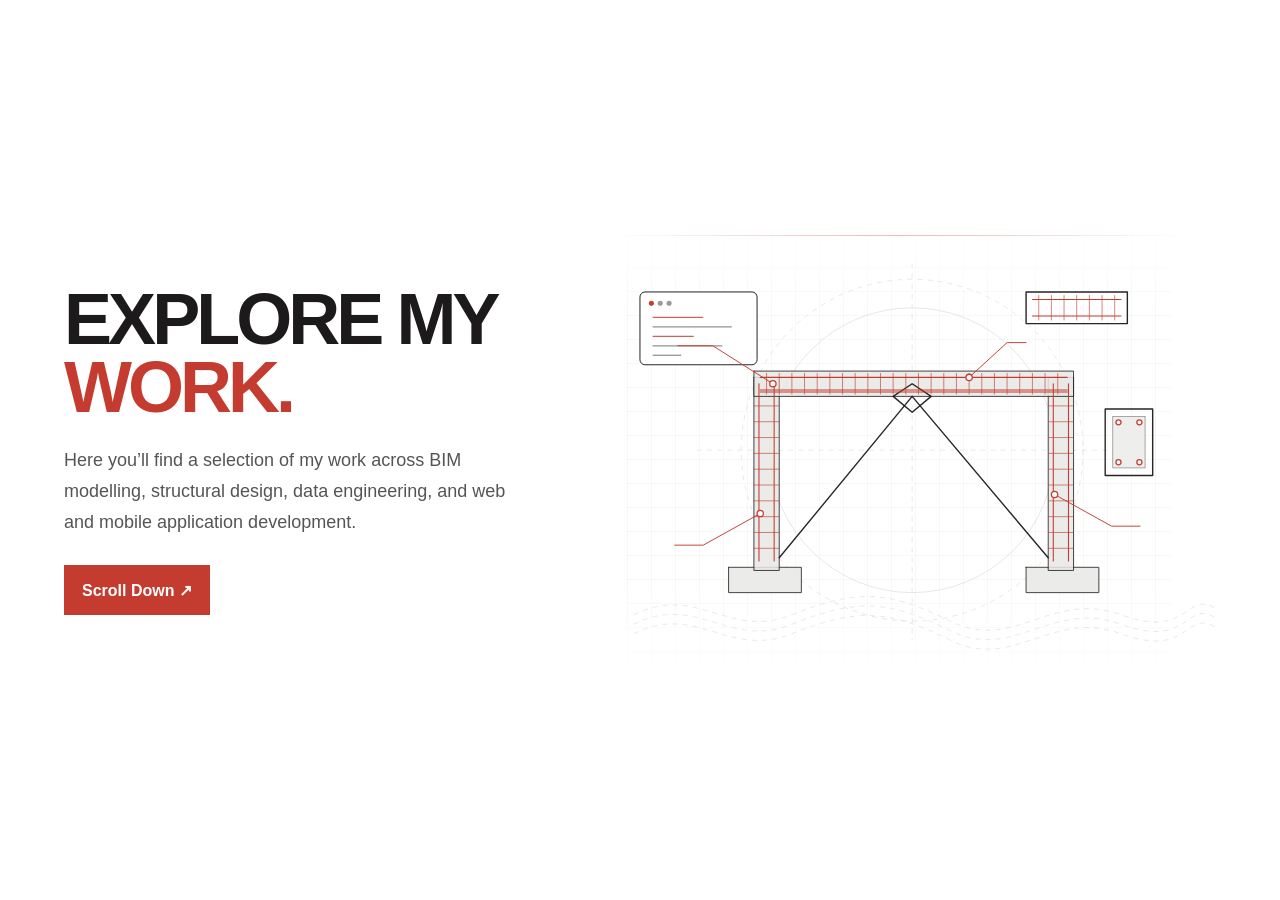
<file: assets/components/portfolio-hero.html>
<!doctype html>
<html lang="en">

<head>
<meta charset="utf-8">
<meta name="viewport" content="width=device-width, initial-scale=1">

<title>Hammond BIM Tech — Portfolio</title>

<style>

/* =========================================================
   VARIABLES
========================================================= */

:root {
    --black: #1C1A1A;
    --grey: #A6A6A6;
    --light: #e7e7e7;
    --red: #C43C2F;
    --white: #fff;

    --font-primary: 'Space Grotesk', Arial, sans-serif;
    --font-secondary: Inter, Arial, sans-serif;
}


/* =========================================================
   RESET
========================================================= */

* {
    box-sizing: border-box;
}

html,
body {
    margin: 0;
    min-height: 100%;
}

body {
    background: var(--white);
    color: var(--black);
    overflow-x: hidden;
    font-family: var(--font-secondary);
}


/* =========================================================
   HERO
========================================================= */

.portfolio-hero {
    min-height: 100svh;

    width: 90%;
    max-width: 1400px;

    margin: auto;

    display: grid;

    grid-template-columns:
        minmax(0, .85fr)
        minmax(0, 1.15fr);

    gap: clamp(1.5rem, 4vw, 4rem);

    align-items: center;

    padding: 4rem 0;
}


/* =========================================================
   LEFT CONTENT
========================================================= */

.hero-content {
    position: relative;
    z-index: 5;
}

.kicker {
    font-size: 10px;
    font-weight: 600;

    letter-spacing: .18em;

    color: #666;

    margin-bottom: 1.5rem;
}

.kicker::before {
    content: "";

    display: inline-block;

    width: 24px;
    height: 2px;

    background: var(--red);

    vertical-align: middle;

    margin-right: 8px;
}


.hero-content h1 {
    font-family: var(--font-primary);

    font-size:
        clamp(3.2rem, 2.7rem + 3vw, 4.5rem);

    font-weight: 700;

    line-height: .95;

    letter-spacing: -.055em;

    margin: 0 0 1.5rem;
}

.hero-content h1 span {
    color: var(--red);
}


.hero-content p {
    max-width: 34rem;

    font-size:
        clamp(1rem, .95rem + .24vw, 1.125rem);

    line-height: 1.7;

    color: #555;

    margin: 0 0 1.75rem;
}


/* =========================================================
   BUTTON
========================================================= */

.button {
    display: inline-flex;

    align-items: center;
    justify-content: center;

    padding: .85rem 1rem;

    border: 2px solid var(--red);

    background: var(--red);

    color: white;

    text-decoration: none;

    font-weight: 600;

    transition:
        transform .2s,
        box-shadow .2s;
}

.button:hover {
    transform: translate(-2px, -2px);

    box-shadow:
        5px 5px 0 var(--black);
}


/* =========================================================
   VISUAL
========================================================= */

.hero-visual {
    position: relative;

    width: 100%;

    min-width: 0;

    aspect-ratio: 1.18;

    isolation: isolate;
}


/* faint background grid */

.micro-grid {
    position: absolute;

    inset: 7%;

    z-index: -2;

    background-image:
        linear-gradient(#1c1a1a08 1px, transparent 1px),
        linear-gradient(90deg, #1c1a1a08 1px, transparent 1px);

    background-size: 24px 24px;

    mask-image:
        linear-gradient(
            transparent,
            #000 20%,
            #000 80%,
            transparent
        );
}


/* technical scan */

.scan {
    position: absolute;

    left: 5%;
    right: 5%;

    height: 1px;

    top: 10%;

    background:
        linear-gradient(
            90deg,
            transparent,
            var(--red),
            transparent
        );

    opacity: .35;

    animation: scan 7s linear infinite;

    z-index: 4;
}


/* =========================================================
   SVG
========================================================= */

.structure {
    position: absolute;

    inset: 0;

    width: 100%;
    height: 100%;

    overflow: visible;
}


/* =========================================================
   TECHNICAL GEOMETRY
========================================================= */

.hud {
    fill: none;

    stroke: #bfc0c0;

    stroke-width: 1;

    opacity: .55;

    stroke-dasharray: 8 8;
}

.hud-solid {
    fill: none;

    stroke: #a9aaaa;

    stroke-width: 1;

    opacity: .45;
}


/* =========================================================
   MAIN STRUCTURE
========================================================= */

.frame {
    fill: none;

    stroke: var(--black);

    stroke-width: 2.2;

    stroke-linejoin: round;

    stroke-linecap: round;

    opacity: .95;

    stroke-dasharray: 1800;

    stroke-dashoffset: 1800;

    animation:
        draw-frame 3s ease-out forwards;
}


/* subtle concrete fills */

.concrete {
    fill: #e8e8e6;

    stroke: var(--black);

    stroke-width: 1.5;

    opacity: .85;
}


/* =========================================================
   REBAR
========================================================= */

.rebar {
    fill: none;

    stroke: var(--red);

    stroke-width: 1.7;

    stroke-linecap: round;

    opacity: 0;

    stroke-dasharray: 1200;

    stroke-dashoffset: 1200;

    animation:
        draw-rebar 3.2s ease-out 1.8s forwards;
}


.rebar-light {
    fill: none;

    stroke: var(--red);

    stroke-width: 1.1;

    opacity: 0;

    animation:
        fade-rebar 1s ease 2.5s forwards;
}


/* =========================================================
   CALLOUTS
========================================================= */

.callout {
    fill: none;

    stroke: var(--red);

    stroke-width: 1.5;

    stroke-linecap: round;

    stroke-linejoin: round;

    stroke-dasharray: 300;

    stroke-dashoffset: 300;

    animation:
        draw-callout 1.2s ease-out forwards;
}

.callout-1 {
    animation-delay: 3.1s;
}

.callout-2 {
    animation-delay: 3.4s;
}

.callout-3 {
    animation-delay: 3.7s;
}

.callout-4 {
    animation-delay: 4s;
}


.node {
    fill: white;

    stroke: var(--red);

    stroke-width: 2;

    opacity: 0;

    animation:
        node-in .5s ease forwards;
}

.node-1 {
    animation-delay: 3.5s;
}

.node-2 {
    animation-delay: 3.8s;
}

.node-3 {
    animation-delay: 4.1s;
}

.node-4 {
    animation-delay: 4.4s;
}


/* =========================================================
   CODE PANEL
========================================================= */

.code-panel {
    fill: white;

    stroke: var(--black);

    stroke-width: 1.5;

    opacity: 0;

    animation:
        panel-in .8s ease 2.8s forwards;
}


.code-line {
    stroke: #777;

    stroke-width: 2;

    opacity: 0;

    animation:
        code-in .4s ease forwards;
}

.code-line.red {
    stroke: var(--red);
}

.code-line:nth-child(1) {
    animation-delay: 3.2s;
}

.code-line:nth-child(2) {
    animation-delay: 3.35s;
}

.code-line:nth-child(3) {
    animation-delay: 3.5s;
}

.code-line:nth-child(4) {
    animation-delay: 3.65s;
}

.code-line:nth-child(5) {
    animation-delay: 3.8s;
}


/* =========================================================
   FLOATING DETAILS
========================================================= */

.floating {
    animation:
        float 6s ease-in-out infinite;
}

.floating-slow {
    animation:
        float 8s ease-in-out 1s infinite;
}


/* =========================================================
   ANIMATIONS
========================================================= */

@keyframes draw-frame {

    to {
        stroke-dashoffset: 0;
    }

}


@keyframes draw-rebar {

    to {
        opacity: 1;

        stroke-dashoffset: 0;
    }

}


@keyframes fade-rebar {

    to {
        opacity: .9;
    }

}


@keyframes draw-callout {

    to {
        stroke-dashoffset: 0;
    }

}


@keyframes node-in {

    from {
        opacity: 0;

        transform:
            scale(.4);
    }

    to {
        opacity: 1;

        transform:
            scale(1);
    }

}


@keyframes panel-in {

    from {
        opacity: 0;

        transform:
            translateY(10px);
    }

    to {
        opacity: 1;

        transform:
            translateY(0);
    }

}


@keyframes code-in {

    from {
        opacity: 0;

        transform:
            translateX(-8px);
    }

    to {
        opacity: .8;

        transform:
            translateX(0);
    }

}


@keyframes float {

    0%,
    100% {
        transform:
            translateY(0);
    }

    50% {
        transform:
            translateY(-6px);
    }

}


@keyframes scan {

    0% {
        top: 10%;
        opacity: 0;
    }

    15% {
        opacity: .35;
    }

    85% {
        opacity: .35;
    }

    100% {
        top: 90%;
        opacity: 0;
    }

}


/* =========================================================
   MOBILE
========================================================= */

@media (max-width: 900px) {

    .portfolio-hero {

        grid-template-columns: 1fr;
        grid-template-rows: 40% 1fr;

        min-height: auto;

        padding:
            5rem 0 3rem;
    }

    .hero-content {
        max-width: 650px;
        order: 1;
    }

    .hero-visual {
        max-width: 760px;
        margin: auto;
    }

}


@media (max-width: 520px) {

    .portfolio-hero {
        width: 92%;
    }

    .hero-content h1 {
        font-size: 3rem;
    }

    .hero-visual {
        aspect-ratio: 1;
    }

}


/* =========================================================
   REDUCED MOTION
========================================================= */

@media (prefers-reduced-motion: reduce) {

    *,
    *::before,
    *::after {
        animation-duration: .01ms !important;

        animation-iteration-count:
            1 !important;
    }

}

</style>


<!-- =========================================================
     HERO
========================================================= -->

<main class="portfolio-hero">

    <section class="hero-content">

        <h1>
            EXPLORE MY<br>
            <span>WORK.</span>
        </h1>


        <p>
            Here you’ll find a selection of my work across BIM modelling, structural design, data engineering, and web and mobile application development.
        </p>


        <a
            href="#projects"
            class="button"
        >
            Scroll Down ↗
        </a>

    </section>


    



    <!-- =====================================================
         RIGHT SIDE — ANIMATED TECHNICAL VISUAL
    ====================================================== -->

    <section
        class="hero-visual"
        aria-label="Animated engineering illustration"
    >

        <div class="micro-grid"></div>

        <div class="scan"></div>


        <svg
            class="structure"
            viewBox="0 0 1000 700"
            preserveAspectRatio="xMidYMid meet"
            aria-hidden="true"
        >


            <!-- =============================================
                 TECHNICAL HUD
            ============================================== -->

            <circle
                class="hud"
                cx="520"
                cy="350"
                r="270"
            />

            <circle
                class="hud-solid"
                cx="520"
                cy="350"
                r="225"
            />

            <line
                class="hud"
                x1="520"
                y1="55"
                x2="520"
                y2="650"
            />

            <line
                class="hud"
                x1="180"
                y1="350"
                x2="860"
                y2="350"
            />


            <!-- =============================================
                 CONCRETE FOOTINGS
            ============================================== -->

            <polygon
                class="concrete frame"
                points="
                    230,535
                    345,535
                    345,575
                    230,575
                    230,535
                "
            />

            <polygon
                class="concrete frame"
                points="
                    700,535
                    815,535
                    815,575
                    700,575
                    700,535
                "
            />


            <!-- =============================================
                 LEFT COLUMN
            ============================================== -->

            <polygon
                class="concrete frame"
                points="
                    270,235
                    310,235
                    310,540
                    270,540
                    270,235
                "
            />


            <!-- =============================================
                 RIGHT COLUMN
            ============================================== -->

            <polygon
                class="concrete frame"
                points="
                    735,235
                    775,235
                    775,540
                    735,540
                    735,235
                "
            />


            <!-- =============================================
                 MAIN BEAM
            ============================================== -->

            <polygon
                class="concrete frame"
                points="
                    270,225
                    775,225
                    775,265
                    270,265
                    270,225
                "
            />


            <!-- =============================================
                 DIAGONAL STRUCTURAL MEMBERS
            ============================================== -->

            <line
                class="frame"
                x1="310"
                y1="520"
                x2="520"
                y2="265"
            />

            <line
                class="frame"
                x1="520"
                y1="265"
                x2="735"
                y2="520"
            />


            <!-- =============================================
                 CENTRAL CONNECTION
            ============================================== -->

            <polygon
                class="frame"
                points="
                    490,265
                    520,245
                    550,265
                    520,290
                    490,265
                "
            />


            <!-- =============================================
                 RED BEAM LONGITUDINAL REBAR
            ============================================== -->

            <line
                class="rebar"
                x1="280"
                y1="235"
                x2="765"
                y2="235"
            />

            <line
                class="rebar"
                x1="280"
                y1="255"
                x2="765"
                y2="255"
            />

            <line
                class="rebar"
                x1="280"
                y1="258"
                x2="765"
                y2="258"
            />


            <!-- =============================================
                 BEAM STIRRUPS
            ============================================== -->

            <g class="rebar-light">

                <path d="
                    M290 228
                    V262
                    M310 228
                    V262
                    M330 228
                    V262
                    M350 228
                    V262
                    M370 228
                    V262
                    M390 228
                    V262
                    M410 228
                    V262
                    M430 228
                    V262
                    M450 228
                    V262
                    M470 228
                    V262
                    M490 228
                    V262
                    M510 228
                    V262
                    M530 228
                    V262
                    M550 228
                    V262
                    M570 228
                    V262
                    M590 228
                    V262
                    M610 228
                    V262
                    M630 228
                    V262
                    M650 228
                    V262
                    M670 228
                    V262
                    M690 228
                    V262
                    M710 228
                    V262
                    M730 228
                    V262
                    M750 228
                    V262
                " />

            </g>


            <!-- =============================================
                 COLUMN REBAR
            ============================================== -->

            <g class="rebar">

                <line
                    x1="278"
                    y1="245"
                    x2="278"
                    y2="525"
                />

                <line
                    x1="302"
                    y1="245"
                    x2="302"
                    y2="525"
                />

                <line
                    x1="743"
                    y1="245"
                    x2="743"
                    y2="525"
                />

                <line
                    x1="767"
                    y1="245"
                    x2="767"
                    y2="525"
                />

            </g>


            <!-- =============================================
                 COLUMN STIRRUPS
            ============================================== -->

            <g class="rebar-light">

                <path d="
                    M270 280
                    H310
                    M270 305
                    H310
                    M270 330
                    H310
                    M270 355
                    H310
                    M270 380
                    H310
                    M270 405
                    H310
                    M270 430
                    H310
                    M270 455
                    H310
                    M270 480
                    H310
                    M270 505
                    H310

                    M735 280
                    H775
                    M735 305
                    H775
                    M735 330
                    H775
                    M735 355
                    H775
                    M735 380
                    H775
                    M735 405
                    H775
                    M735 430
                    H775
                    M735 455
                    H775
                    M735 480
                    H775
                    M735 505
                    H775
                " />

            </g>


            <!-- =============================================
                 CODE PANEL
            ============================================== -->

            <g class="floating">

                <rect
                    class="code-panel"
                    x="90"
                    y="100"
                    width="185"
                    height="115"
                    rx="8"
                />

                <circle
                    cx="108"
                    cy="118"
                    r="4"
                    fill="var(--red)"
                />

                <circle
                    cx="122"
                    cy="118"
                    r="4"
                    fill="#999"
                />

                <circle
                    cx="136"
                    cy="118"
                    r="4"
                    fill="#999"
                />


                <line
                    class="code-line red"
                    x1="110"
                    y1="140"
                    x2="190"
                    y2="140"
                />

                <line
                    class="code-line"
                    x1="110"
                    y1="155"
                    x2="235"
                    y2="155"
                />

                <line
                    class="code-line red"
                    x1="110"
                    y1="170"
                    x2="175"
                    y2="170"
                />

                <line
                    class="code-line"
                    x1="110"
                    y1="185"
                    x2="220"
                    y2="185"
                />

                <line
                    class="code-line"
                    x1="110"
                    y1="200"
                    x2="155"
                    y2="200"
                />

            </g>


            <!-- =============================================
                 EXPLODED REBAR DETAIL
            ============================================== -->

            <g class="floating-slow">

                <polygon
                    class="frame"
                    points="
                        700,100
                        860,100
                        860,150
                        700,150
                        700,100
                    "
                />

                <line
                    class="rebar"
                    x1="710"
                    y1="112"
                    x2="850"
                    y2="112"
                />

                <line
                    class="rebar"
                    x1="710"
                    y1="138"
                    x2="850"
                    y2="138"
                />

                <path
                    class="rebar-light"
                    d="
                        M720 105
                        V145
                        M740 105
                        V145
                        M760 105
                        V145
                        M780 105
                        V145
                        M800 105
                        V145
                        M820 105
                        V145
                        M840 105
                        V145
                    "
                />

            </g>


            <!-- =============================================
                 CALLOUT 1
            ============================================== -->

            <g>

                <polyline
                    class="callout callout-1"
                    points="
                        300,245
                        205,185
                        150,185
                    "
                />

                <circle
                    class="node node-1"
                    cx="300"
                    cy="245"
                    r="5"
                />

            </g>


            <!-- =============================================
                 CALLOUT 2
            ============================================== -->

            <g>

                <polyline
                    class="callout callout-2"
                    points="
                        610,235
                        670,180
                        700,180
                    "
                />

                <circle
                    class="node node-2"
                    cx="610"
                    cy="235"
                    r="5"
                />

            </g>


            <!-- =============================================
                 CALLOUT 3
            ============================================== -->

            <g>

                <polyline
                    class="callout callout-3"
                    points="
                        745,420
                        835,470
                        880,470
                    "
                />

                <circle
                    class="node node-3"
                    cx="745"
                    cy="420"
                    r="5"
                />

            </g>


            <!-- =============================================
                 CALLOUT 4
            ============================================== -->

            <g>

                <polyline
                    class="callout callout-4"
                    points="
                        280,450
                        190,500
                        145,500
                    "
                />

                <circle
                    class="node node-4"
                    cx="280"
                    cy="450"
                    r="5"
                />

            </g>


            <!-- =============================================
                 SECTION DETAIL
            ============================================== -->

            <g class="floating-slow">

                <rect
                    class="frame"
                    x="825"
                    y="285"
                    width="75"
                    height="105"
                />

                <rect
                    x="837"
                    y="297"
                    width="51"
                    height="81"
                    fill="#eeeeec"
                    stroke="#777"
                    stroke-width="1"
                />

                <circle
                    cx="846"
                    cy="306"
                    r="4"
                    fill="white"
                    stroke="var(--red)"
                    stroke-width="2"
                />

                <circle
                    cx="879"
                    cy="306"
                    r="4"
                    fill="white"
                    stroke="var(--red)"
                    stroke-width="2"
                />

                <circle
                    cx="846"
                    cy="369"
                    r="4"
                    fill="white"
                    stroke="var(--red)"
                    stroke-width="2"
                />

                <circle
                    cx="879"
                    cy="369"
                    r="4"
                    fill="white"
                    stroke="var(--red)"
                    stroke-width="2"
                />

            </g>


            <!-- =============================================
                 BOTTOM DIGITAL MESH
            ============================================== -->

            <g
                class="hud"
                opacity=".35"
            >

                <path
                    d="
                        M80 610
                        C180 560,
                        230 650,
                        330 610
                        S480 570,
                        580 620
                        S740 570,
                        850 610
                        S950 570,
                        1000 600
                    "
                />

                <path
                    d="
                        M80 625
                        C180 575,
                        230 665,
                        330 625
                        S480 585,
                        580 635
                        S740 585,
                        850 625
                        S950 585,
                        1000 615
                    "
                />

                <path
                    d="
                        M80 640
                        C180 590,
                        230 680,
                        330 640
                        S480 600,
                        580 650
                        S740 600,
                        850 640
                        S950 600,
                        1000 630
                    "
                />

            </g>


        </svg>

    </section>


    <!-- =====================================================
         LEFT SIDE — YOUR WRITING
    ====================================================== -->

    

</main>

</body>
</html>
</file>
<file: assets/css/global.css>
/* ============================================================
   HAMMOND WEB SOLUTIONS - GLOBAL CORE LIBRARY
   ============================================================ */

/* 1. RESET & BASE
   ------------------------------------------------------------ */

@import url('https://fonts.googleapis.com/css2?family=Inter:wght@400;500;600;700&family=Space+Grotesk:wght@400;500;600;700&display=swap');


*, *::before, *::after {
  box-sizing: border-box;
}

* {
  margin: 0;
  padding: 0;
}

html, body {
  height: 100%;
}

body {
  line-height: 1.5;
  -webkit-font-smoothing: antialiased;
  overflow-x: hidden; /* Critical for "Glued" layout */
  background-color: var(--color-bg);
  color: var(--color-text);
}

img, picture, video, canvas, svg {
  display: block;
  max-width: 100%;
}

input, button, textarea, select {
  font: inherit;
}

p, h1, h2, h3, h4, h5, h6 {
  overflow-wrap: break-word;
}

ul, ol {
  list-style: none;
}

a {
  text-decoration: none;
  color: inherit;
}

/* 2. THE ENGINE (:root)
   ------------------------------------------------------------ */
:root {
  /* FONT VARIABLES */
  --font-primary: 'Space Grotesk', sans-serif;
  --font-secondary: 'Inter', sans-serif;

  /* BRAND COLORS */
  --color-primary: #1C1A1A;
  --color-secondary: #cecece;
  --color-tertiary: #C43C2F;
  --color-bg: white;
  --color-text: black;
  --color-text-light: white;

  /* SPACING SYSTEM (8pt Grid) */
  --space-3xs: 0.25rem; /* 4px */
  --space-2xs: 0.5rem;  /* 8px */
  --space-xs: 0.75rem;  /* 12px */
  --space-s: 1rem;      /* 16px */
  --space-m: 1.5rem;    /* 24px */
  --space-l: 2rem;      /* 32px */
  --space-xl: 3rem;     /* 48px */
  --space-2xl: 4rem;    /* 64px */
  --space-3xl: 8rem;    /* 128px */

  /* FLUID TYPE SCALE (Major Third) */
  --text-p: clamp(1rem, 0.95rem + 0.24vw, 1.125rem);
  --text-h6: clamp(1.25rem, 1.16rem + 0.45vw, 1.5rem);
  --text-h5: clamp(1.56rem, 1.41rem + 0.76vw, 1.95rem);
  --text-h4: clamp(1.95rem, 1.71rem + 1.2vw, 2.44rem);
  --text-h3: clamp(2.44rem, 2.08rem + 1.8vw, 3.15rem);
  --text-h2: clamp(2.8rem, 2.4rem + 2.2vw, 3.6rem);
  --text-h1: clamp(3.2rem, 2.7rem + 3vw, 4.5rem);
  --text-xs: clamp(0.8rem, 0.78rem + 0.1vw, 0.88rem);

  --lh-display: 1.1;
  --lh-heading: 1.2;
  --lh-body: 1.6;

  /* SIZING CONSTANTS */
  --h-height-mobile: 64px;
  --h-height-desktop: 80px;
  --inner-max-desktop: 1400px;

  /* MOBILE DEFAULTS (Mobile First) */
  --h-height: var(--h-height-mobile);
  --inner-width: 90%;
  --inner-max: 90%;

  /* THE VIEWPORT CALCULATION (Point 3) */
  --av: calc(100vh - var(--h-height) - 10px);


  /* BUTTON STRUCTURAL DEFAULTS */
  --btn-font-weight: 600;
  --btn-transition: 0.2s ease-in-out;
  
  /* PADDING RATIO (Using your 8pt spacing system) */
  --btn-py: var(--space-s);  /* 16px vertical */
  --btn-px: var(--space-xl); /* 48px horizontal */
  --btn-radius: 4px;         /* Default base radius */

  /* Icons */
  --icon-arrow: clamp(1.2rem, 1rem + 0.55vw, 1.4rem);

}

/* 3. RESPONSIVE UPGRADES
   ------------------------------------------------------------ */
@media (min-width: 769px) {
  :root {
    --h-height: var(--h-height-desktop);
    --inner-width: 90%;
    --inner-max: var(--inner-max-desktop);
  }
}

/* 4. TYPOGRAPHY APPLICATION
   ------------------------------------------------------------ */
h1, h2, h3 {
  font-family: var(--font-primary); /* HEADINGS = IMPACT FONT */
  line-height: var(--lh-display);
  font-weight: 600;
  margin-bottom: var(--space-m);
}

h4, h5, h6 {
  font-family: var(--font-primary);
  line-height: var(--lh-heading);
  font-weight: 600;
  margin-bottom: var(--space-s);
}

h1 { font-size: var(--text-h1); }
h2 { font-size: var(--text-h2); }
h3 { font-size: var(--text-h3); }
h4 { font-size: var(--text-h4); }
h5 { font-size: var(--text-h5); }
h6 { font-size: var(--text-h6); }

p{
  font-family: var(--font-secondary); /* BODY = READABLE FONT */
  font-size: var(--text-p);
  line-height: var(--lh-body);
  margin-bottom: var(--space-m);
}

a{
  font-family: var(--font-secondary);
}

/* 5. STRUCTURE & LAYOUT
   ------------------------------------------------------------ */
.inner {
  width: var(--inner-width);
  max-width: var(--inner-max);
  margin-inline: auto;
  position: relative;
}

/* Vertical Rhythm Reset */
.inner > *:last-child {
  margin-bottom: 0;
}

.btn {
  display: inline-flex;
  align-items: center;
  justify-content: center;
  gap: var(--space-xs);
  font-family: var(--font-secondary);
  font-weight: var(--btn-font-weight);
  font-size: var(--text-p);
  text-align: center;
  padding: var(--space-xs) var(--space-xl);
  border-radius: var(--btn-radius);
  transition: background-color 1s ease;
  cursor: pointer;
  border: 2px solid var(--color-tertiary);
  white-space: nowrap;
  user-select: none;
  color: var(--color-tertiary);
}

.btn:hover{
  background-color: var(--color-tertiary);
  border: var(--color-tertiary);
  color: var(--color-bg);

}

.btn.primary{
  background-color: var(--color-primary);
  color: var(--color-text);
}

.btn.secondary{
  background-color: var(--color-secondary);
  color: var(--color-text);
  width: 100%;
  border: 2px solid var(--color-secondary);
}

.button.secondary{
  background-color: var(--color-secondary);
  color: var(--color-text);
  width: 100%;
  border: 2px solid var(--color-secondary);
}

.button.tertiary{
  display: inline-flex;
  align-items: center;
  justify-content: center;
  gap: var(--space-xs);
  font-family: var(--font-secondary);
  font-weight: var(--btn-font-weight);
  font-size: var(--text-p);
  text-align: center;
  padding: var(--space-xs) var(--space-xs);
  transition: all 0.3s ease;
  cursor: pointer;
  border: 2px solid var(--color-tertiary);
  white-space: nowrap;
  user-select: none;
  color: var(--color-text-light);
  background-color: var(--color-tertiary);
  width: 100%;
}

.button:hover{
  box-shadow: 5px 5px 0px var(--color-primary);
  

}

.btn-text{
  display: flex;
  align-items: center;
  justify-content: center;
  gap: var(--space-xs);
  font-family: var(--font-secondary);
  font-weight: var(--btn-font-weight);
  font-size: var(--text-p);
  text-align: center;
  transition: var(--btn-transition);
  cursor: pointer;
  white-space: nowrap;
  user-select: none;
  text-decoration: underline 2px;
}

.btn-cta{
  display: inline-block;
  padding: var(--space-xs) var(--space-s);
  color: var(--color-bg);
  text-decoration: none;
  font-weight: 700;
  font-size: 0.7rem;
  border-radius: 0;
  white-space: nowrap;
  text-transform: uppercase;
  letter-spacing: 1px;
  background-color: var(--color-secondary);
}

.arrow {
  width: var(--icon-arrow);
  height: var(--icon-arrow);
  flex-shrink: 0;
  transition: transform var(--btn-transition);
  transform: scale(1.8);
  rotate: -45deg;
}


.line-break{
  width: 100%;
  height: 5px;
  color: var(--color-tertiary);
  background-color: var(--color-tertiary);
  border: 1px solid var(--color-tertiary);
  display: block;
  padding-top: 0;
  margin-top: 0;
  margin-bottom: var(--space-m);
}

.line-break-p{
  width: 100%;
  height: 5px;
  color: var(--color-tertiary);
  background-color: var(--color-text-light);
  border: 1px solid var(--color-text-light);
  display: block;
  padding-top: 0;
  margin-top: 0;
  margin-bottom: var(--space-m);
}







/* ============================================================
   SECTION MULTIPLIERS (The "Glue")
   ============================================================ */

/* 1. MOBILE HEIGHTS (Default) */
.m-s-quarter { min-height: calc(var(--av) * 0.25); }
.m-s-half    { min-height: calc(var(--av) * 0.5); }
.m-s-3-4     { min-height: calc(var(--av) * 0.75); }
.m-s-full    { min-height: var(--av); }
.m-s-double  { min-height: calc(var(--av) * 2); }
.m-s-triple  { min-height: calc(var(--av) * 3); }

/* 2. DESKTOP HEIGHTS (769px and up) */
@media (min-width: 769px) {
  .d-s-quarter { min-height: calc(var(--av) * 0.25) !important; }
  .d-s-half    { min-height: calc(var(--av) * 0.5) !important; }
  .d-s-3-4     { min-height: calc(var(--av) * 0.75) !important; }
  .d-s-full    { min-height: var(--av) !important; }
  .d-s-double  { min-height: calc(var(--av) * 2) !important; }
  .d-s-triple  { min-height: calc(var(--av) * 3) !important; }
}
</file>
<file: assets/css/styles.css>
/* ------------------------------------- */
/* Components */
/* ------------------------------------- */



/* ------ */
/* Header */
/* ------ */
#header {
    height: var(--h-height);
}


header {
    position: fixed;
    top: 0;
    left: 0;
    width: 100%;
    z-index: 1000;
    box-sizing: border-box;

    background-color: var(--color-primary);
    color: var(--color-text-light);
    border-bottom: 6px solid var(--color-tertiary);
}

.header-inner{
    display: flex;
    justify-content: space-between;
    align-items: center;
    height: var(--h-height);
}

.header-logo{
    font-size: var(--text-h4);
    margin-bottom: 0;
    transition: all ease 0.3s;
}

.header-logo:hover{
    color: var(--color-tertiary);
}

.hamburger {
    display: flex;
    flex-direction: column;
    gap: 6px;
    width: 30px;
    cursor: pointer;
}

.hamburger span {
    display: block;
    width: 100%;
    height: 3px;
    background-color: var(--color-text-light);
    border-radius: 2px;
}

.nav-menu{
    display: none;
}

.nav-button{
    transition: all ease 0.3s;

}

.nav-button:hover{
    color: var(--color-tertiary);
}

@media(min-width: 1024px){
    .hamburger{
        display: none;
    }

    .nav-menu{
        display: flex;
        justify-content: space-between;
        align-items: center;
        height: 100%;
        min-width: 450px;
        color: var(--color-text-light);
    }
}


/* ---------------- */
/* SLIDE OUT MENU   */
/* ---------------- */

.hamburger {
    position: relative;
    z-index: 1001;
    cursor: pointer;
}

.hamburger span {
    display: block;
    transition: transform 0.3s ease, opacity 0.3s ease;
}

/* Hamburger to cross */

.hamburger.active span:nth-child(1) {
    transform: translateY(8.5px) rotate(45deg);
}

.hamburger.active span:nth-child(2) {
    opacity: 0;
}

.hamburger.active span:nth-child(3) {
    transform: translateY(-8.5px) rotate(-45deg);
}


.slide-menu {
    position: fixed;
    top: calc(var(--h-height) + 5px);
    right: 0;
    width: 100%;
    height: 100vh;
    overflow-y: hidden;

    display: flex;
    flex-direction: column;
    align-items: flex-start;
    gap: var(--space-m);
    background-color: var(--color-primary);
    z-index: 1002;

    transform: translateX(100%);
    visibility: hidden;
    pointer-events: none;

    transition:
        transform 0.4s ease,
        visibility 0s linear 0.4s;
}

.slide-menu-inner{
    display: flex;
    flex-direction: column;
    justify-content: flex-start;
    align-items: stretch;
    font-size: var(--text-h6);
    height: 100%;
}

.slide-menu.active {
    transform: translateX(0);
    visibility: visible;
    pointer-events: auto;

    transition:
        transform 0.4s ease,
        visibility 0s;
}


.slide-menu-link {
    display: block;
    color: var(--color-text-light);
    text-decoration: none;
    font-size: var(--text-h5);
    padding: var(--space-s) 0;
    border-bottom: 1px solid var(--color-secondary);
    transition: all ease 0.3s;
}

.slide-menu-link:hover {
    color: var(--color-tertiary);
}

/* Desktop: hide slide-out and hamburger */

@media (min-width: 1024px) {
    .slide-menu,
    .hamburger {
        display: none;
    }
}




/* ------------------------------------- */
/* SITE FOOTER                           */
/* ------------------------------------- */

.site-footer {
    background-color: var(--color-primary);
    color: var(--color-text-light);
    border-top: 5px solid var(--color-tertiary);
    padding-top: var(--space-2xl);
    padding-bottom: var(--space-s);
}

.site-footer-inner {
    display: flex;
    flex-direction: column;
}

/* Main footer layout */

.footer-main {
    display: grid;
    grid-template-columns: minmax(0, 1fr);
    gap: var(--space-xl);
    padding-bottom: var(--space-2xl);
}

/* Brand column */

.footer-brand {
    display: flex;
    flex-direction: column;
    align-items: flex-start;
    gap: var(--space-m);
}

.footer-logo {
    display: inline-block;
    width: 100%;
    max-width: 230px;
    transition: opacity 0.25s ease;
    background-color: var(--color-secondary);
    padding: 20px;
    border-radius: 10%;
}

.footer-logo:hover {
    opacity: 0.8;
}

.footer-logo img {
    display: block;
    width: 100%;
    height: auto;
    object-fit: contain;
    object-position: left center;
}

.site-footer .footer-tagline {
    max-width: 320px;
    margin-bottom: 0;
    color: #e0dcdc;
    font-family: var(--font-primary);
    font-size: var(--text-h6);
    font-weight: 500;
    line-height: var(--lh-heading);
}

.footer-location {
    color: #aaa4a4;
    font-family: var(--font-secondary);
    font-size: var(--text-xs);
    line-height: var(--lh-body);
}

/* Navigation and contact columns */

.footer-navigation,
.footer-contact {
    display: flex;
    flex-direction: column;
    align-items: flex-start;
    gap: var(--space-s);
    min-width: 0;
}

.site-footer .footer-heading {
    margin-bottom: var(--space-2xs);
    color: var(--color-text-light);
    font-family: var(--font-primary);
    font-size: 1.1rem;
    font-weight: 600;
    line-height: var(--lh-heading);
}

.footer-navigation a,
.footer-contact-link,
.footer-email {
    display: inline-flex;
    align-items: center;
    gap: var(--space-xs);
    max-width: 100%;
    overflow-wrap: anywhere;
    color: #c9c4c4;
    font-family: var(--font-secondary);
    font-size: var(--text-xs);
    line-height: var(--lh-body);
    text-decoration: none;
    transition: color 0.2s ease;
}

.footer-navigation a:hover,
.footer-email:hover {
    color: var(--color-tertiary);
}

.site-footer .footer-contact > p {
    max-width: 340px;
    margin-bottom: var(--space-xs);
    color: #c9c4c4;
    font-size: var(--text-xs);
    line-height: var(--lh-body);
}

.site-footer .footer-contact-link {
    padding-bottom: 5px;
    border-bottom: 1px solid var(--color-tertiary);
    color: var(--color-text-light);
    font-weight: 600;
}

.footer-contact-link span {
    color: var(--color-tertiary);
    font-size: 1.2rem;
    transition: transform 0.2s ease;
}

.footer-contact-link:hover {
    color: var(--color-tertiary);
}

.footer-contact-link:hover span {
    transform: translate(3px, -3px);
}

.footer-email {
    margin-top: var(--space-2xs);
}

/* Copyright bar */

.footer-bottom {
    display: flex;
    flex-direction: column;
    align-items: flex-start;
    gap: var(--space-s);
    padding-top: var(--space-m);
    border-top: 1px solid #484444;
}

.site-footer .footer-copyright {
    margin-bottom: 0;
    color: #aaa4a4;
    font-size: var(--text-xs);
    line-height: var(--lh-body);
}

.footer-back-top {
    display: inline-flex;
    align-items: center;
    gap: var(--space-xs);
    color: var(--color-text-light);
    font-family: var(--font-secondary);
    font-size: var(--text-xs);
    text-decoration: none;
    transition: color 0.2s ease;
}

.footer-back-top span {
    color: var(--color-tertiary);
    font-size: 1.2rem;
    transition: transform 0.2s ease;
}

.footer-back-top:hover {
    color: var(--color-tertiary);
}

.footer-back-top:hover span {
    transform: translateY(-3px);
}

/* Tablet */

@media (min-width: 600px) {
    .footer-main {
        grid-template-columns: minmax(0, 1fr) minmax(0, 1fr);
        column-gap: var(--space-xl);
        row-gap: var(--space-2xl);
    }

    .footer-brand {
        grid-column: 1 / -1;
    }

    .footer-bottom {
        flex-direction: row;
        align-items: center;
        justify-content: space-between;
    }
}

/* Desktop */

@media (min-width: 1024px) {
    .site-footer {
        padding-top: var(--space-2xl);
    }

    .footer-main {
        grid-template-columns: minmax(0, 1.3fr) minmax(150px, 0.7fr)
                               minmax(220px, 0.9fr);
        column-gap: var(--space-2xl);
        row-gap: var(--space-xl);
        padding-bottom: var(--space-2xl);
    }

    .footer-brand {
        grid-column: auto;
    }
}

/* Accessibility */

@media (prefers-reduced-motion: reduce) {
    .footer-logo,
    .footer-navigation a,
    .footer-contact-link,
    .footer-email,
    .footer-contact-link span,
    .footer-back-top,
    .footer-back-top span {
        transition: none;
    }
}



/* ------------------------------------- */
/* Home */
/* ------------------------------------- */

/* ---- */
/* Hero */
/* ---- */

.hero-section {
    min-height: var(--av);
}

#hero {
    width: 100%;
}

.hero{
    position: relative;
}


.hero-content{
    display: flex;
    flex-direction: column;
    gap: var(--space-xs);
    max-width: 600px;

}

.hero-content > h1, p{
    display: block;
    margin-bottom: 0;

}

.hero-buttons{
    display: flex;
    gap: var(--space-s);
}

.hero-img{
    display: none;
}

.hero {
    padding-block: var(--space-l);
}

.building {
    width: 80%;
    height: 80%;
    object-fit: contain;
    filter: grayscale(.72) contrast(1.04);
    animation: float 7s ease-in-out infinite;
    mix-blend-mode: multiply;
}

@media (max-width: 768px) {
    .hero {
        padding-top: var(--space-m);
        padding-bottom: var(--space-l);
    }
}

@media(min-width:1024px){
    .hero{
    display: grid;
    grid-template-columns: 500px 1fr;
    gap: var(--space-m);

    }

    .hero-img{
        display: flex;
        align-items: center;
        justify-content: flex-end;
        place-self: center;
        align-self: center;
        height: var(--av);
        width: 100%;
    }

    .hero-img img{
        object-fit: cover;
        object-position: right center;
        min-height: 250px;
        max-height: 600px;
    }

    
}

/* ----- */
/* About */
/* ----- */
.about{
    display: flex;
    flex-direction: column;
    padding-bottom: var(--space-l);    
}

.about-content h2, p, h5{
    margin-bottom: 0;
}

.about-content{
    display: flex;
    flex-direction: column;
    gap: var(--space-s);
}

.about-image{
    width: 100%;
    max-height: 400px;
    overflow: hidden;
}

.about-image > img{
    object-fit: cover;
    object-position: center;
    
}

.about-description{
    display: flex;
    flex-direction: column;
    order: 1;
    gap: var(--space-s);
}

@media(min-width: 1024px){
    .about-content{
        display: grid;
        grid-template-columns: 1fr 1fr;
        gap: var(--space-m);
    }
    
    .about-image{
        min-width: 400px;
    }
}

/* --------- */
/* Portfolio */
/* --------- */

.portfolio{
    display: flex;
    flex-direction: column;
    padding-bottom: var(--space-m);
}

.portfolio h5{
    margin-bottom: 0;
}

.portfolio-img{
    width: 100%;
    max-height: 400px;
    overflow: hidden;

}

.portfolio-img > img{
    object-fit: cover;
    object-position: center;
}

.portfolio-content{
    display: flex;
    flex-direction: column;
    width: 100%;
    gap: var(--space-m);
}

.portfolio-description{
    display: flex;
    flex-direction: column;
    gap: var(--space-s);
    order: 1;
}

@media(min-width: 1024px){
    .portfolio-content{
        display: grid;
        grid-template-columns: 1fr 1fr;
        gap: var(--space-m);
    }

    .portfolio-description{
        order: unset;
        justify-content: flex-start;
    }
    
    .portfolio-img{
        min-width: 400px;
        min-height: 400px;
        grid-column: 2 / 3;
    }
}

/* -------------- */
/* Knowledge Base */
/* -------------- */


.kb{
    background-color: var(--color-tertiary);
    
}

.knowledge-base{
    display: flex;
    flex-direction: column;
    gap: var(--space-s);
    color: var(--color-text-light);
    padding-top: var(--space-l);
    padding-bottom: var(--space-l);
    
}

.knowledge-base h5, h1, p{
    margin-bottom: 0;
}

.knowledge-base-content{
    display: flex;
    flex-direction: column;
    gap: var(--space-s);
}

.kb-content-card{
    display: flex;
    flex-direction: column;
    gap: var(--space-xs);
}

.cc-img{
    width: 100%;
    min-height: 300px;
    margin-bottom: 0;
}

.cc-img > img{
    height: 100%;
    width: 100%;
    object-fit: cover;
    object-position: center;
    margin-bottom: 0;
    display: block;
}

@media(min-width: 729px){
    .knowledge-base-content{
        display: grid;
        grid-template-columns: 1fr 1fr;
        grid-template-rows: auto;
    }
}

/* ---- */
/* Blog */
/* ---- */

.blog{
    background-color: var(--color-text-light);
    color: var(--color-primary);
}

.blog h2, h5, p{
    margin-bottom: 0;
}

.blog button{
    
}

.knowledge-base.blog{
    color: var(--color-primary);
}


/* ------------------------------------- */
/* CALL TO ACTION                        */
/* ------------------------------------- */

.cta-section {
    position: relative;
    overflow: hidden;
    padding-block: var(--space-2xl);
    background-color: var(--color-primary);
    color: var(--color-text-light);
}

.cta-section .cta {
    display: grid;
    grid-template-columns: minmax(0, 1fr);
    align-items: center;
    gap: var(--space-xl);
    text-align: left;
}

/* Main content */

.cta-content {
    display: flex;
    flex-direction: column;
    align-items: flex-start;
    gap: var(--space-m);
    max-width: 720px;
}

.cta-eyebrow {
    display: inline-flex;
    align-items: center;
    gap: var(--space-xs);
    color: var(--color-secondary);
    font-family: var(--font-secondary);
    font-size: var(--text-xs);
    font-weight: 600;
    letter-spacing: 0.14em;
}

.cta-eyebrow::before {
    content: "";
    display: inline-block;
    width: 30px;
    height: 4px;
    flex-shrink: 0;
    background-color: var(--color-tertiary);
}

.cta-content h2 {
    max-width: 700px;
    margin-bottom: 0;
    color: var(--color-text-light);
    font-size: var(--text-h1);
    line-height: var(--lh-display);
    letter-spacing: -0.045em;
}

.cta-period {
    color: var(--color-tertiary);
}

.cta-content > p {
    max-width: 620px;
    margin-bottom: 0;
    color: #dedada;
    font-size: var(--text-p);
    line-height: var(--lh-body);
}

.cta-content > .cta-secondary-text {
    color: #aaa4a4;
    font-size: var(--text-xs);
}

/* CTA button */

.cta-section .cta-button {
    gap: var(--space-l);
    margin-top: var(--space-xs);
    padding: var(--space-s) var(--space-m);
    border: 2px solid var(--color-tertiary);
    background-color: var(--color-tertiary);
    color: var(--color-text-light);
    text-decoration: none;
    transition:
        background-color 0.25s ease,
        color 0.25s ease,
        box-shadow 0.25s ease,
        transform 0.25s ease;
}

.cta-section .cta-button:hover {
    background-color: transparent;
    color: var(--color-text-light);
    box-shadow: 5px 5px 0 var(--color-tertiary);
    transform: translate(-2px, -2px);
}

.cta-arrow {
    display: inline-block;
    font-size: 1.4em;
    line-height: 1;
    transition: transform 0.25s ease;
}

.cta-section .cta-button:hover .cta-arrow {
    transform: translate(3px, -3px);
}

/* Bauhaus-inspired graphic */

.cta-graphic {
    position: relative;
    display: none;
    width: 100%;
    max-width: 390px;
    aspect-ratio: 1 / 1;
    justify-self: end;
    overflow: hidden;
    border: 1px solid #484444;
    background-color: #242121;
    background-image:
        linear-gradient(#ffffff0b 1px, transparent 1px),
        linear-gradient(90deg, #ffffff0b 1px, transparent 1px);
    background-size: 24px 24px;
}

.cta-graphic-square {
    position: absolute;
    top: 15%;
    left: 15%;
    width: 48%;
    height: 48%;
    border: 3px solid var(--color-secondary);
}

.cta-graphic-circle {
    position: absolute;
    right: 12%;
    bottom: 17%;
    width: 46%;
    aspect-ratio: 1;
    border: 3px solid var(--color-tertiary);
    border-radius: 50%;
}

.cta-graphic-line {
    position: absolute;
    top: 50%;
    left: 7%;
    width: 86%;
    height: 5px;
    background-color: var(--color-tertiary);
    transform: rotate(-45deg);
    transform-origin: center;
}

.cta-graphic-label {
    position: absolute;
    bottom: var(--space-m);
    left: var(--space-m);
    padding: var(--space-2xs) var(--space-xs);
    background-color: var(--color-primary);
    color: var(--color-text-light);
    font-family: var(--font-primary);
    font-size: var(--text-xs);
    font-weight: 600;
    letter-spacing: 0.08em;
}

.cta-graphic-number {
    position: absolute;
    top: var(--space-s);
    right: var(--space-m);
    color: var(--color-tertiary);
    font-family: var(--font-primary);
    font-size: var(--text-h4);
    font-weight: 700;
}

/* Tablet and desktop */

@media (min-width: 769px) {
    .cta-section {
        padding-block: var(--space-3xl);
    }

    .cta-section .cta {
        grid-template-columns: minmax(0, 1.3fr) minmax(260px, 0.7fr);
        gap: var(--space-2xl);
    }

    .cta-graphic {
        display: block;
    }
}

/* Smaller screens */

@media (max-width: 480px) {
    .cta-section {
        padding-block: var(--space-xl);
    }

    .cta-section .cta {
        gap: var(--space-l);
    }

    .cta-content {
        gap: var(--space-s);
    }

    .cta-content h2 {
        font-size: clamp(2.8rem, 12vw, 3.6rem);
    }

    .cta-break {
        display: none;
    }
}

/* Accessibility */

@media (prefers-reduced-motion: reduce) {
    .cta-section .cta-button,
    .cta-arrow {
        transition: none;
    }

    .cta-section .cta-button:hover {
        transform: none;
    }
}



/* ------------------------------------- */
/* About */
/* ------------------------------------- */

.a-hero{
    min-height: calc(var(--av) / 2);
    display: flex;
    flex-direction: column;
}

.a-hero h1, h5{
    color: var(--color-tertiary);
}


/* ------------------------------------- */
/* ABOUT — JOURNEY TIMELINE              */
/* ------------------------------------- */

.journey-section {
    padding-block: var(--space-l);
}

.journey {
    display: flex;
    flex-direction: column;
    gap: var(--space-s);
}

.journey-intro-heading {
    margin-bottom: 0;
}

.journey-intro {
    margin-bottom: var(--space-l);
}

/* Timeline structure */

.journey-timeline {
    --journey-line: var(--color-tertiary);

    display: flex;
    flex-direction: column;
    gap: var(--space-l);

    position: relative;
    padding-bottom: var(--space-s);
}

/* Each milestone */

.journey-item {
    display: grid;
    grid-template-columns: 44px minmax(0, 1fr);
    gap: var(--space-s);
    position: relative;
    min-width: 0;
}

/* Timeline rail */

.journey-marker {
    position: relative;
    display: flex;
    justify-content: center;
    align-items: flex-start;
}

.journey-marker::after {
    content: "";
    position: absolute;
    top: 25px;
    bottom: calc(var(--space-l) * -1);
    left: 50%;
    width: 2px;
    background: var(--journey-line);
    opacity: 0.55;
    transform: translateX(-50%);
}

.journey-item:last-child .journey-marker::after {
    display: none;
}

.journey-node {
    position: relative;
    z-index: 1;
    display: block;
    width: 14px;
    height: 14px;
    margin-top: 5px;
    border: 3px solid var(--color-tertiary);
    background: var(--color-bg);
    border-radius: 50%;
    box-shadow: 0 0 0 5px var(--color-bg);
}

.journey-index {
    position: absolute;
    top: 27px;
    left: 50%;
    transform: translateX(-50%);
    color: var(--color-tertiary);
    font-family: var(--font-primary);
    font-size: var(--text-xs);
    font-weight: 700;
}

/* Milestone content */

.journey-card {
    min-width: 0;
    padding: var(--space-m);
    border: 1px solid var(--color-secondary);
    border-top: 4px solid var(--color-tertiary);
    background: var(--color-bg);

    display: flex;
    flex-direction: column;
    align-items: flex-start;
    gap: var(--space-s);

    transition: box-shadow 0.25s ease,
                transform 0.25s ease;
}

.journey-card:hover {
    box-shadow: 5px 5px 0 var(--color-primary);
    transform: translate(-2px, -2px);
}

.journey-period {
    display: inline-block;
    color: var(--color-tertiary);
    font-family: var(--font-primary);
    font-size: var(--text-xs);
    font-weight: 700;
    letter-spacing: 0.12em;
    text-transform: uppercase;
}

.journey-card h3 {
    font-size: var(--text-h5);
    line-height: var(--lh-heading);
    margin-bottom: 0;
}

.journey-card h5 {
    font-size: 1rem;
    margin-bottom: 0;
}

.journey-card p {
    margin-bottom: 0;
}

.journey-project {
    width: 100%;
    padding-top: var(--space-s);
    border-top: 1px solid var(--color-secondary);
}

.journey-project-label {
    display: block;
    margin-bottom: var(--space-xs);
    color: var(--color-tertiary);
    font-size: var(--text-xs);
    font-weight: 700;
    letter-spacing: 0.1em;
}

.journey-project ul {
    display: flex;
    flex-wrap: wrap;
    gap: var(--space-xs) var(--space-m);
    padding-left: 1.1rem;
    list-style: square;
}

.journey-project li {
    padding-left: 2px;
    font-size: var(--text-p);
    line-height: var(--lh-body);
}

.journey-tags {
    display: flex;
    flex-wrap: wrap;
    gap: var(--space-xs);
    margin-top: var(--space-2xs);
}

.journey-tags span {
    display: inline-block;
    padding: 5px 9px;
    border: 1px solid var(--color-secondary);
    font-size: var(--text-xs);
    line-height: 1.4;
}

.journey-current .journey-card {
    border-top-width: 6px;
    background: #faf9f6;
}

.journey-current .journey-node {
    background: var(--color-tertiary);
}

.journey-button {
    margin-top: var(--space-xs);
}

/* Desktop refinements */

@media (min-width: 769px) {
    .journey-section {
        padding-block: var(--space-2xl);
    }

    .journey-timeline {
        gap: var(--space-xl);
    }

    .journey-item {
        grid-template-columns: 64px minmax(0, 1fr);
        gap: var(--space-m);
    }

    .journey-card {
        padding: var(--space-l);
    }

    .journey-marker::after {
        bottom: calc(var(--space-xl) * -1);
    }
}

/* Smaller mobile screens */

@media (max-width: 480px) {
    .journey-item {
        grid-template-columns: 30px minmax(0, 1fr);
        gap: var(--space-xs);
    }

    .journey-card {
        padding: var(--space-s);
    }

    .journey-card h3 {
        font-size: var(--text-h6);
    }

    .journey-tags {
        gap: var(--space-2xs);
    }

    .journey-tags span {
        font-size: 0.75rem;
    }
}

/* Accessibility */

@media (prefers-reduced-motion: reduce) {
    .journey-card {
        transition: none;
    }

    .journey-card:hover {
        transform: none;
    }
}



/* ------------------------------------- */
/* ABOUT — AREAS OF INTEREST             */
/* ------------------------------------- */

.interests-section {
    padding-block: var(--space-2xl);
    background-color: var(--color-text-light);
    color: var(--color-primary);
}

.interests {
    display: flex;
    flex-direction: column;
    gap: var(--space-s);
}

.interests > .line-break {
    margin-bottom: var(--space-s);
    background-color: var(--color-tertiary);
}

.interests > h5 {
    color: var(--color-primary);
    margin-bottom: 0;
}

.interests-intro {
    margin-bottom: var(--space-l);
    color: var(--color-primary);
}

/* Card grid */

.interests-grid {
    display: grid;
    grid-template-columns: minmax(0, 1fr);
    gap: var(--space-m);
    align-items: stretch;
}

.interest-card {
    min-width: 0;
    display: flex;
    flex-direction: column;
    border: 1px solid #484444;
    background-color: #242121;
    transition: border-color 0.25s ease,
                transform 0.25s ease,
                box-shadow 0.25s ease;
}

.interest-card:hover {
    border-color: var(--color-tertiary);
    transform: translateY(-3px);
    box-shadow: 5px 5px 0 var(--color-tertiary);
}

/* Card header */

.interest-card-header {
    display: flex;
    justify-content: space-between;
    align-items: center;
    gap: var(--space-xs);
    padding: var(--space-s) var(--space-s) 0;
}

.interest-index {
    color: var(--color-tertiary);
    font-family: var(--font-primary);
    font-size: var(--text-h5);
    font-weight: 700;
}

.interest-category {
    color: #d0cccc;
    font-family: var(--font-secondary);
    font-size: var(--text-xs);
    font-weight: 600;
    letter-spacing: 0.1em;
    text-align: right;
}

/* Technical graphic */

.interest-graphic {
    position: relative;
    display: flex;
    align-items: center;
    justify-content: center;
    width: 100%;
    aspect-ratio: 16 / 9;
    margin-top: var(--space-s);
    overflow: hidden;
    background-color: #302c2c;
    background-image:
        linear-gradient(#ffffff08 1px, transparent 1px),
        linear-gradient(90deg, #ffffff08 1px, transparent 1px);
    background-size: 20px 20px;
}

.interest-graphic svg {
    width: 100%;
    height: 100%;
    padding: var(--space-s);
}

.interest-drawing {
    fill: none;
    stroke: #c9c4c4;
    stroke-width: 1.3;
    stroke-linecap: square;
    stroke-linejoin: round;
}

.interest-drawing-accent {
    fill: none;
    stroke: var(--color-tertiary);
    stroke-width: 1.8;
    stroke-linecap: round;
    stroke-linejoin: round;
}

.interest-graphic-label {
    position: absolute;
    top: var(--space-xs);
    left: var(--space-xs);
    z-index: 1;
    padding: 5px 8px;
    background-color: var(--color-primary);
    border-left: 3px solid var(--color-tertiary);
    color: var(--color-text-light);
    font-size: var(--text-xs);
    letter-spacing: 0.08em;
}

/* Card body */

.interest-card-body {
    display: flex;
    flex-direction: column;
    align-items: flex-start;
    flex: 1;
    gap: var(--space-s);
    padding: var(--space-m);
}

.interest-card-body h3 {
    margin-bottom: 0;
    color: var(--color-text-light);
    font-size: var(--text-h5);
    line-height: var(--lh-heading);
}

.interest-card-body p {
    margin-bottom: 0;
    color: #d0cccc;
}

/* Service / interest list */

.interest-services {
    width: 100%;
    margin-top: auto;
    padding-top: var(--space-s);
    border-top: 1px solid #484444;
}

.interest-services-label {
    display: block;
    margin-bottom: var(--space-xs);
    color: var(--color-tertiary);
    font-size: var(--text-xs);
    font-weight: 700;
    letter-spacing: 0.1em;
}

.interest-services ul {
    display: flex;
    flex-direction: column;
    gap: var(--space-2xs);
    padding-left: 1.1rem;
    list-style: square;
}

.interest-services li {
    padding-left: 2px;
    color: #f0eded;
    font-family: var(--font-secondary);
    font-size: var(--text-p);
    line-height: var(--lh-body);
}

.interest-services li::marker {
    color: var(--color-tertiary);
}

/* Tablet */

@media (min-width: 729px) {
    .interests-grid {
        grid-template-columns: repeat(2, minmax(0, 1fr));
    }
}

/* Desktop */

@media (min-width: 1024px) {
    .interests-section {
        padding-block: var(--space-3xl);
    }

    .interests-grid {
        grid-template-columns: repeat(3, minmax(0, 1fr));
        gap: var(--space-m);
    }

    .interest-card-body {
        padding: var(--space-m);
    }
}

/* Small mobile */

@media (max-width: 420px) {
    .interest-card-body {
        padding: var(--space-s);
    }

    .interest-card-body h3 {
        font-size: var(--text-h6);
    }

    .interest-category {
        font-size: 0.7rem;
    }
}

/* Accessibility */

@media (prefers-reduced-motion: reduce) {
    .interest-card {
        transition: none;
    }

    .interest-card:hover {
        transform: none;
    }
}


/* =========================================================
   HAMMOND BIM TECH — HOMEPAGE VISUAL UPGRADE
   Layered over existing homepage styles.
   ========================================================= */

/* ---------- GLOBAL POLISH ---------- */

html {
    scroll-behavior: smooth;
}

body {
    --home-ink: #1C1A1A;
    --home-red: #C43C2F;
    --home-paper: #f7f6f3;
    --home-muted: #6f6b69;
}

/* More deliberate section spacing */

body > section:not(.hero-section):not(.cta-section) {
    position: relative;
    isolation: isolate;
}

/* Refined heading underline */

body > section:not(.hero-section) .line-break {
    width: 64px;
    height: 5px;
    margin-bottom: var(--space-xl);
    border: 0;
    background: var(--color-tertiary);
    transform-origin: left;
}

/* Better heading rhythm */

body > section .inner > h2 {
    letter-spacing: -0.045em;
    line-height: 1.05;
}

/* ---------- HERO ---------- */

.hero-section {
    position: relative;
    isolation: isolate;
    overflow: hidden;
    background:
        linear-gradient(135deg, #f7f6f3 0%, #ffffff 55%, #eeece8 100%);
}

.hero-section::before {
    content: "";
    position: absolute;
    inset: 0;
    z-index: -1;
    pointer-events: none;
    background-image:
        linear-gradient(#1c1a1a08 1px, transparent 1px),
        linear-gradient(90deg, #1c1a1a08 1px, transparent 1px);
    background-size: 44px 44px;
    mask-image: linear-gradient(to right, black, transparent 85%);
}

.hero-section::after {
    content: "";
    position: absolute;
    z-index: -1;
    top: 12%;
    right: -120px;
    width: clamp(220px, 34vw, 520px);
    aspect-ratio: 1;
    border: 1px solid #c43c2f24;
    border-radius: 50%;
    pointer-events: none;
}

.hero {
    min-height: var(--av);
    align-items: center;
    padding-block: clamp(3rem, 7vw, 7rem);
}

.hero-content {
    position: relative;
    z-index: 1;
    gap: var(--space-m);
    animation: home-rise-in 0.8s ease both;
}

.hero-content h1 {
    max-width: 760px;
    font-size: clamp(3rem, 5.5vw, 5.5rem);
    line-height: 0.99;
    letter-spacing: -0.065em;
    text-wrap: balance;
}

.hero-content p {
    max-width: 570px;
    color: #55504e;
    line-height: 1.8;
}

.hero-img {
    position: relative;
    isolation: isolate;
}

.hero-img::before {
    content: "";
    position: absolute;
    z-index: -1;
    inset: 8% 0 4% 10%;
    border: 1px solid #c43c2f75;
    transform: translate(14px, 14px);
}

.hero-img img {
    filter: grayscale(0.35) contrast(1.04);
    transition:
        filter 0.6s ease,
        transform 0.8s cubic-bezier(.2,.7,.2,1);
}

.hero-img:hover img {
    filter: grayscale(0) contrast(1.04);
    transform: translate(-4px, -4px);
}

/* ---------- BUTTONS ---------- */

.button.tertiary,
.button.secondary {
    position: relative;
    isolation: isolate;
    overflow: hidden;
    border-radius: 2px;
    text-decoration: none;
    transition:
        color 0.25s ease,
        background-color 0.25s ease,
        border-color 0.25s ease,
        box-shadow 0.25s ease,
        transform 0.25s ease;
}

.button.tertiary:hover,
.button.secondary:hover {
    transform: translate(-3px, -3px);
    box-shadow: 5px 5px 0 var(--color-primary);
}

/* ---------- ABOUT ---------- */

.about {
    padding-block: clamp(3rem, 6vw, 6rem);
}

.about-content {
    align-items: center;
    gap: clamp(2rem, 5vw, 5rem);
}

.about-description {
    gap: var(--space-m);
}

.about-description h5 {
    max-width: 540px;
    color: var(--color-primary);
    font-size: clamp(1.8rem, 3vw, 2.7rem);
    line-height: 1.12;
    letter-spacing: -0.04em;
}

.about-description p {
    max-width: 650px;
    color: #565150;
    line-height: 1.85;
}

.about-image {
    position: relative;
    overflow: visible;
    max-height: none;
}

.about-image::after {
    content: "";
    position: absolute;
    z-index: -1;
    top: 14px;
    right: -14px;
    bottom: -14px;
    left: 14px;
    border: 2px solid var(--color-tertiary);
    pointer-events: none;
}

.about-image img {
    width: 100%;
    aspect-ratio: 5 / 4;
    object-fit: cover;
    filter: saturate(0.78);
    transition:
        filter 0.5s ease,
        transform 0.5s ease;
}

.about-image:hover img {
    filter: saturate(1);
    transform: translate(-4px, -4px);
}

/* ---------- PORTFOLIO ---------- */

.portfolio {
    padding-block: clamp(3rem, 6vw, 6rem);
}

.portfolio-content {
    align-items: center;
    gap: clamp(2rem, 5vw, 5rem);
}

.portfolio-description {
    gap: var(--space-m);
}

.portfolio-description h5 {
    font-size: clamp(1.8rem, 3vw, 2.7rem);
    line-height: 1.12;
    letter-spacing: -0.04em;
}

.portfolio-description p {
    color: #565150;
    line-height: 1.85;
}

.portfolio-img {
    position: relative;
    max-height: none;
    background: #e9e7e3;
}

.portfolio-img::before {
    content: "SELECTED WORK / 01";
    position: absolute;
    z-index: 2;
    top: 0;
    left: 0;
    padding: 10px 14px;
    background: var(--color-primary);
    color: white;
    font-family: var(--font-secondary);
    font-size: 0.7rem;
    letter-spacing: 0.1em;
}

.portfolio-img img {
    width: 100%;
    aspect-ratio: 5 / 4;
    object-fit: cover;
    transition: transform 0.7s cubic-bezier(.2,.7,.2,1);
}

.portfolio-img:hover img {
    transform: scale(1.035);
}

/* ---------- KNOWLEDGE BASE ---------- */

.kb {
    position: relative;
    isolation: isolate;
    overflow: hidden;
    background: var(--color-primary);
}

.kb::before {
    content: "";
    position: absolute;
    z-index: -1;
    inset: 0;
    pointer-events: none;
    background-image:
        linear-gradient(#ffffff08 1px, transparent 1px),
        linear-gradient(90deg, #ffffff08 1px, transparent 1px);
    background-size: 34px 34px;
    mask-image: linear-gradient(to bottom right, black, transparent 80%);
}

.knowledge-base {
    padding-block: clamp(3rem, 6vw, 6rem);
}

.kb .knowledge-base {
    color: white;
}

.kb .knowledge-base > h5 {
    max-width: 700px;
    font-size: clamp(1.6rem, 2.5vw, 2.3rem);
    line-height: 1.2;
    letter-spacing: -0.035em;
}

.kb .knowledge-base > p {
    color: #d2cecc;
    line-height: 1.8;
}

.knowledge-base-content {
    gap: var(--space-m);
    margin-top: var(--space-l);
}

.kb-content-card {
    position: relative;
    min-width: 0;
    padding: var(--space-s);
    border: 1px solid #ffffff20;
    background: #ffffff08;
    transition:
        transform 0.3s ease,
        border-color 0.3s ease,
        background-color 0.3s ease;
}

.kb-content-card:hover {
    transform: translateY(-5px);
    border-color: var(--color-tertiary);
    background: #ffffff0d;
}

.kb-content-card h5 {
    color: inherit;
    font-size: var(--text-h6);
    line-height: 1.2;
}

.cc-img {
    min-height: 0;
    aspect-ratio: 16 / 10;
    overflow: hidden;
    background: #302c2c;
}

.cc-img img {
    width: 100%;
    height: 100%;
    aspect-ratio: 16 / 10;
    object-fit: cover;
    transition: transform 0.6s cubic-bezier(.2,.7,.2,1);
}

.kb-content-card:hover .cc-img img {
    transform: scale(1.045);
}

.kb-content-card p {
    color: #d2cecc;
    font-size: var(--text-xs);
    line-height: 1.75;
}

.kb-content-card .button {
    align-self: flex-start;
    margin-top: auto;
}

/* ---------- BLOG ---------- */

.blog {
    background: var(--home-paper);
    color: var(--color-primary);
}

.blog *{
    color: var(--color-primary);
}

.blog p{
    color: var(--color-primary);
}

.knowledge-base.blog {
    padding-block: clamp(3rem, 6vw, 6rem);
    background: transparent;
}

.blog .line-break {
    background: var(--color-tertiary);
}

.blog .knowledge-base-content {
    align-items: stretch;
}

.blog .kb-content-card {
    border: 1px solid #1c1a1a16;
    background: #fff;
    box-shadow: 0 3px 12px #1c1a1a06;
}

.blog .kb-content-card:hover {
    border-color: #c43c2f75;
    box-shadow: 0 12px 30px #1c1a1a12;
}

.blog .kb-content-card h5 {
    color: var(--color-primary);
}

.blog .kb-content-card p {
    color: var(--color-primary);
}

/* ---------- CTA ---------- */

.cta-section {
    position: relative;
    isolation: isolate;
    overflow: hidden;
    border-top: 1px solid #ffffff12;
}

.cta-section::before {
    content: "";
    position: absolute;
    z-index: -1;
    top: -160px;
    left: -160px;
    width: 400px;
    aspect-ratio: 1;
    border: 1px solid #ffffff0d;
    border-radius: 50%;
    box-shadow:
        0 0 0 35px #ffffff05,
        0 0 0 70px #ffffff04;
    pointer-events: none;
}

.cta-content h2 {
    text-wrap: balance;
}

.cta-graphic {
    transition: border-color 0.3s ease;
}

.cta-graphic:hover {
    border-color: var(--color-tertiary);
}

.cta-graphic-square,
.cta-graphic-circle,
.cta-graphic-line {
    transition: transform 0.5s ease;
}

.cta-graphic:hover .cta-graphic-square {
    transform: translate(5px, -5px);
}

.cta-graphic:hover .cta-graphic-circle {
    transform: translate(-5px, 5px);
}

/* ---------- SECTION REVEALS ---------- */

@keyframes home-rise-in {
    from {
        opacity: 0;
        transform: translateY(18px);
    }

    to {
        opacity: 1;
        transform: translateY(0);
    }
}

/* ---------- RESPONSIVE POLISH ---------- */

@media (min-width: 769px) {
    .about,
    .portfolio {
        padding-block: var(--space-3xl);
    }

    .knowledge-base-content {
        gap: var(--space-l);
    }

    .kb-content-card {
        padding: var(--space-m);
    }
}

@media (min-width: 729px) {
    .kb-content-card {
        height: 100%;
    }
}

@media (max-width: 768px) {
    .hero-content h1 {
        font-size: clamp(2.8rem, 9vw, 4.5rem);
    }

    .about-image::after {
        right: -7px;
        bottom: -7px;
        top: 7px;
        left: 7px;
    }

    .portfolio-img img {
        aspect-ratio: 16 / 10;
    }
}

/* ---------- ACCESSIBILITY ---------- */

@media (prefers-reduced-motion: reduce) {
    html {
        scroll-behavior: auto;
    }

    .hero-content {
        animation: none;
    }

    .hero-img img,
    .about-image img,
    .portfolio-img img,
    .cc-img img,
    .kb-content-card,
    .button.tertiary,
    .button.secondary,
    .cta-graphic-square,
    .cta-graphic-circle {
        transition: none;
    }

    .kb-content-card:hover,
    .button.tertiary:hover,
    .button.secondary:hover {
        transform: none;
    }
}


/* =========================================
   CONTACT PAGE
========================================= */

.contact-page {
    overflow: hidden;
    background: #f7f6f3;
    color: var(--color-primary);
}

/* HERO */

.contact-hero {
    position: relative;
    padding: clamp(5rem, 10vw, 9rem) 0 5rem;
    background: #f7f6f3;
    border-bottom: 1px solid rgba(28, 26, 26, 0.15);
}

.contact-hero-inner {
    position: relative;
    z-index: 1;
}

.contact-eyebrow {
    display: flex;
    align-items: center;
    gap: 0.75rem;
    margin-bottom: 2rem;
    font-family: var(--font-secondary);
    font-size: 0.75rem;
    font-weight: 700;
    letter-spacing: 0.14em;
}

.contact-dot {
    width: 9px;
    height: 9px;
    border-radius: 50%;
    background: var(--color-tertiary);
}

.contact-hero h1 {
    max-width: 1000px;
    margin: 0;
    font-family: var(--font-primary);
    font-size: clamp(4rem, 10vw, 9rem);
    font-weight: 600;
    line-height: 0.92;
    letter-spacing: -0.075em;
}

.contact-hero h1 span {
    color: var(--color-tertiary);
}

.contact-hero-bottom {
    display: grid;
    grid-template-columns: 100px minmax(0, 430px);
    gap: 2rem;
    align-items: start;
    margin-top: 3.5rem;
}

.contact-rule {
    height: 5px;
    margin-top: 0.65rem;
    background: var(--color-tertiary);
}

.contact-hero-bottom p {
    margin: 0;
    font-family: var(--font-secondary);
    font-size: 1rem;
    line-height: 1.8;
}

/* BAUHAUS GRAPHIC */

.contact-graphic {
    position: absolute;
    top: 0;
    right: 3%;
    width: clamp(130px, 18vw, 240px);
    aspect-ratio: 1;
    pointer-events: none;
}

.graphic-circle {
    position: absolute;
    top: 0;
    right: 0;
    width: 65%;
    aspect-ratio: 1;
    border: 2px solid var(--color-primary);
    border-radius: 50%;
}

.graphic-square {
    position: absolute;
    bottom: 8%;
    left: 0;
    width: 48%;
    aspect-ratio: 1;
    background: var(--color-tertiary);
    transform: rotate(-12deg);
}

.graphic-line {
    position: absolute;
    top: 50%;
    left: 5%;
    width: 95%;
    height: 2px;
    background: var(--color-primary);
    transform: rotate(-35deg);
}

.contact-graphic > span {
    position: absolute;
    right: 0;
    bottom: -1.5rem;
    font-family: var(--font-secondary);
    font-size: 0.65rem;
    letter-spacing: 0.12em;
}

/* MAIN GRID */

.contact-main {
    padding: clamp(4rem, 8vw, 8rem) 0;
    background: #fff;
}

.contact-grid {
    display: grid;
    grid-template-columns: minmax(0, 0.9fr) minmax(0, 1.1fr);
    gap: clamp(3rem, 8vw, 8rem);
    align-items: start;
}

.contact-label {
    margin: 0 0 2rem;
    font-family: var(--font-secondary);
    font-size: 0.72rem;
    font-weight: 700;
    letter-spacing: 0.14em;
    color: var(--color-tertiary);
}

.contact-intro h2 {
    margin: 0 0 2rem;
    font-family: var(--font-primary);
    font-size: clamp(2.8rem, 5vw, 5rem);
    line-height: 0.98;
    letter-spacing: -0.065em;
}

.contact-intro h2 span {
    color: var(--color-tertiary);
}

.contact-copy {
    max-width: 440px;
    margin: 0 0 3rem;
    font-family: var(--font-secondary);
    font-size: 0.95rem;
    line-height: 1.9;
    color: #555;
}

/* CONTACT DETAILS */

.contact-detail {
    display: grid;
    grid-template-columns: 42px 1fr;
    gap: 1rem;
    padding: 1.5rem 0;
    border-top: 1px solid #dededb;
}

.contact-detail-number {
    display: grid;
    place-items: center;
    width: 36px;
    height: 36px;
    border: 1px solid var(--color-tertiary);
    border-radius: 50%;
    color: var(--color-tertiary);
    font-family: var(--font-primary);
    font-size: 0.8rem;
    font-weight: 700;
}

.contact-detail h3 {
    margin: 0 0 0.4rem;
    font-family: var(--font-primary);
    font-size: 1.1rem;
}

.contact-detail p {
    margin: 0;
    font-family: var(--font-secondary);
    font-size: 0.85rem;
    line-height: 1.7;
    color: #666;
}

/* FORM PANEL */

.contact-form-panel {
    padding: clamp(1.5rem, 4vw, 3rem);
    background: #f7f6f3;
    border: 1px solid #e5e3df;
}

.contact-form-heading {
    display: flex;
    justify-content: space-between;
    align-items: start;
    gap: 1rem;
    border-bottom: 1px solid #d8d6d1;
    margin-bottom: 2rem;
}

.contact-form-heading .contact-label {
    margin-bottom: 1.5rem;
}

.contact-index {
    font-family: var(--font-secondary);
    font-size: 0.65rem;
    letter-spacing: 0.08em;
    color: #777;
}

/* FORM FIELDS */

.contact-form {
    display: flex;
    flex-direction: column;
    gap: 1.5rem;
}

.contact-field {
    display: flex;
    flex-direction: column;
    gap: 0.6rem;
}

.contact-field label {
    font-family: var(--font-secondary);
    font-size: 0.8rem;
    font-weight: 700;
}

.contact-field input,
.contact-field select,
.contact-field textarea {
    width: 100%;
    box-sizing: border-box;
    padding: 0.95rem 1rem;
    border: 1px solid #d7d5d0;
    border-radius: 0;
    outline: none;
    background: #fff;
    color: var(--color-primary);
    font-family: var(--font-secondary);
    font-size: 0.9rem;
    transition: border-color 0.2s ease, box-shadow 0.2s ease;
}

.contact-field textarea {
    min-height: 150px;
    resize: vertical;
}

.contact-field input::placeholder,
.contact-field textarea::placeholder {
    color: #999;
}

.contact-field input:focus,
.contact-field select:focus,
.contact-field textarea:focus {
    border-color: var(--color-tertiary);
    box-shadow: 0 0 0 3px rgba(196, 60, 47, 0.1);
}

.contact-submit {
    display: flex;
    justify-content: space-between;
    align-items: center;
    gap: 2rem;
    width: 100%;
    margin-top: 0.5rem;
    cursor: pointer;
}

.contact-submit span {
    font-size: 1.2rem;
    transition: transform 0.2s ease;
}

.contact-submit:hover span {
    transform: translate(3px, -3px);
}

.contact-form-note {
    margin: 0;
    font-family: var(--font-secondary);
    font-size: 0.75rem;
    line-height: 1.7;
    color: #777;
}

/* BOTTOM STRIP */

.contact-bottom {
    padding: 1.5rem 0;
    background: var(--color-primary);
    color: #fff;
}

.contact-bottom-inner {
    display: flex;
    justify-content: space-between;
    align-items: center;
    gap: 1rem;
}

.contact-bottom p,
.contact-bottom span {
    margin: 0;
    font-family: var(--font-secondary);
    font-size: 0.68rem;
    letter-spacing: 0.12em;
}

.contact-bottom span {
    color: #cecece;
}

/* RESPONSIVE */

@media (max-width: 800px) {
    .contact-hero {
        padding-top: 5rem;
    }

    .contact-graphic {
        top: -1rem;
        right: 0;
        width: 115px;
        opacity: 0.7;
    }

    .contact-hero h1 {
        font-size: clamp(3.6rem, 12vw, 6rem);
    }

    .contact-hero-bottom {
        grid-template-columns: 45px minmax(0, 1fr);
        gap: 1.25rem;
    }

    .contact-grid {
        grid-template-columns: 1fr;
        gap: 3rem;
    }

    .contact-intro h2 {
        font-size: clamp(3rem, 9vw, 4.5rem);
    }
}

@media (max-width: 480px) {
    .contact-hero {
        padding: 4rem 0;
    }

    .contact-eyebrow {
        font-size: 0.65rem;
    }

    .contact-hero h1 {
        font-size: 3.4rem;
    }

    .contact-graphic {
        top: -2rem;
        right: -1rem;
        width: 85px;
        opacity: 0.4;
    }

    .contact-hero-bottom {
        margin-top: 2rem;
    }

    .contact-form-panel {
        padding: 1.25rem;
    }

    .contact-index {
        display: none;
    }

    .contact-bottom-inner {
        align-items: flex-start;
        flex-direction: column;
    }
}

@media (prefers-reduced-motion: reduce) {
    .contact-field input,
    .contact-field select,
    .contact-field textarea,
    .contact-submit span {
        transition: none;
    }
}


/* =========================================================
   PORTFOLIO PROJECTS
========================================================= */

.portfolio-projects {
    width: 100%;

    padding:
        clamp(4rem, 8vw, 8rem)
        0;
}


/* =========================================================
   CATEGORY
========================================================= */

.portfolio-category {
    padding:
        clamp(3rem, 6vw, 6rem)
        0;

    border-top: 1px solid var(--color-border);
}

.portfolio-category:first-child {
    border-top: none;
}


/* =========================================================
   CATEGORY HEADER
========================================================= */

.portfolio-category-header {

    display: grid;

    grid-template-columns:
        minmax(0, 1fr)
        minmax(0, .7fr);

    gap: 3rem;

    align-items: end;

    margin-bottom: 2.5rem;
}


.portfolio-category-kicker {

    display: block;

    font-family:
        var(--font-secondary);

    font-size: 10px;

    font-weight: 600;

    letter-spacing: .16em;

    color: var(--color-primary);

    margin-bottom: .7rem;
}


.portfolio-category-kicker::before {

    content: "";

    display: inline-block;

    width: 22px;
    height: 2px;

    background: var(--color-primary);

    vertical-align: middle;

    margin-right: 8px;
}


.portfolio-category-header h2 {

    margin: 0;

    font-size:
        clamp(2rem, 1.6rem + 1.5vw, 3rem);

    line-height: 1;

    letter-spacing: -.04em;
}


.portfolio-category-header p {

    max-width: 30rem;

    margin: 0;

    color: var(--color-text-light);

    font-size: .95rem;

    line-height: 1.7;
}


/* =========================================================
   PROJECT GRID
========================================================= */

.portfolio-grid {

    display: grid;

    grid-template-columns:
        repeat(2, minmax(0, 1fr));

    gap: 1.5rem;
}


/* =========================================================
   PROJECT CARD
========================================================= */

.portfolio-card {

    min-width: 0;

    background:
        var(--color-background);

    border: 2px solid var(--color-secondary);

    transition:
        transform .25s ease,
        box-shadow .25s ease,
        border-color .25s ease;
}


.portfolio-card:hover {

    transform:
        translateY(-5px);

    border-color:
        var(--color-primary);

    box-shadow:
        7px 7px 0
        rgba(196, 59, 49, .12);
}


/* =========================================================
   PROJECT IMAGE
========================================================= */

.portfolio-card-image {

    width: 100%;

    aspect-ratio: 16 / 10;

    overflow: hidden;

    background:
        #efefed;

    border-bottom:
        1px solid var(--color-border);
}


.portfolio-card-image img {

    width: 100%;
    height: 100%;

    display: block;

    object-fit: cover;

    transition:
        transform .45s ease;
}


.portfolio-card:hover
.portfolio-card-image img {

    transform:
        scale(1.025);
}


/* =========================================================
   CARD CONTENT
========================================================= */

.portfolio-card-content {

    padding:
        1.4rem 1.5rem 1.5rem;
}


.portfolio-card-type {

    display: block;

    margin-bottom: .6rem;

    font-size: 9px;

    font-weight: 600;

    letter-spacing: .14em;

    text-transform: uppercase;

    color:
        var(--color-primary);
}


.portfolio-card-content h3 {

    margin: 0 0 .7rem;

    font-size:
        clamp(1.2rem, 1rem + .4vw, 1.5rem);

    letter-spacing: -.025em;
}


.portfolio-card-content p {

    max-width: 38rem;

    margin: 0 0 1.2rem;

    color:
        var(--color-text-light);

    font-size: .9rem;

    line-height: 1.65;
}


/* =========================================================
   PROJECT LINK
========================================================= */

.portfolio-card-link {

    display: inline-block;

    color:
        var(--color-text);

    font-size: .85rem;

    font-weight: 600;

    text-decoration: none;

    border-bottom:
        1px solid var(--color-primary);

    padding-bottom: 3px;

    transition:
        color .2s ease;
}


.portfolio-card-link:hover {

    color:
        var(--color-primary);
}


/* =========================================================
   RESPONSIVE
========================================================= */

@media (max-width: 850px) {

    .portfolio-category-header {

        grid-template-columns: 1fr;

        gap: 1rem;

        align-items: start;
    }


    .portfolio-grid {

        grid-template-columns: 1fr;
    }

}


@media (max-width: 500px) {

    .portfolio-projects {

        padding:
            3rem 0;
    }


    .portfolio-category {

        padding:
            3rem 0;
    }


    .portfolio-card-content {

        padding:
            1.2rem;
    }

}



/* =========================================================
   PORTFOLIO SECTION COLOUR THEMES
========================================================= */


/* ---------------------------------------------------------
   LIGHT SECTION
--------------------------------------------------------- */

.portfolio-category-light {
    background: var(--color-background);
    color: var(--color-text);
}


/* ---------------------------------------------------------
   DARK SECTION
--------------------------------------------------------- */

.portfolio-category-dark {
    background: var(--color-primary);
    color: var(--color-background);

    width: 100vw;

    margin-left: calc(50% - 50vw);
    margin-right: calc(50% - 50vw);

    padding-left: 5%;
    padding-right: 5%;
}


/* Dark section text */

.portfolio-category-dark
.portfolio-category-header p {
    color: #A6A6A6;
}


.portfolio-category-dark
.portfolio-category-kicker {
    color: #A6A6A6;
}


.portfolio-category-dark
.portfolio-category-header h2 {
    color: #FFFFFF;
}


/* Dark section border */

.portfolio-category-dark {
    border-top-color: #333333;
}


/* ---------------------------------------------------------
   DARK SECTION CARDS
--------------------------------------------------------- */

.portfolio-category-dark
.portfolio-card {
    background: #242222;

    border-color: #3A3838;
}


.portfolio-category-dark
.portfolio-card:hover {
    border-color: var(--color-primary);

    box-shadow:
        7px 7px 0
        rgba(196, 59, 49, .25);
}


/* ---------------------------------------------------------
   DARK SECTION CARD TEXT
--------------------------------------------------------- */

.portfolio-category-dark
.portfolio-card-content h3 {
    color: #FFFFFF;
}


.portfolio-category-dark
.portfolio-card-content p {
    color: #A6A6A6;
}


/* ---------------------------------------------------------
   DARK SECTION IMAGE
--------------------------------------------------------- */

.portfolio-category-dark
.portfolio-card-image {
    background: #1C1A1A;

    border-bottom-color: #3A3838;
}


/* ---------------------------------------------------------
   DARK SECTION LINKS
--------------------------------------------------------- */

.portfolio-category-dark
.portfolio-card-link {
    color: #FFFFFF;
}


.portfolio-category-dark
.portfolio-card-link:hover {
    color: var(--color-primary);
}

/* =========================================================
   LIGHT SECTION BUTTONS
========================================================= */

.portfolio-category-light
.portfolio-card-link {
    position: relative;

    display: inline-block;

    color: var(--color-text);

    text-decoration: none;

    border-bottom: 1px solid var(--color-primary);

    padding-bottom: 4px;

    transition:
        color .2s ease,
        transform .2s ease;
}

.portfolio-category-light
.portfolio-card-link:hover {
    color: var(--color-tertiary);

    transform: translateX(4px);
}


/* =========================================================
   DARK SECTION BUTTONS
========================================================= */

.portfolio-category-dark
.portfolio-card-link {
    color: #FFFFFF;

    border-bottom: 1px solid var(--color-primary);

    transition:
        color .2s ease,
        background-color .2s ease,
        padding .2s ease;
}

.portfolio-category-dark
.portfolio-card-link:hover {
    color: var(--color-tertiary);


    padding:
        .45rem .7rem;

    border-bottom-color: var(--color-primary);
}

#ifc-viewer {
    width: 100%;
    height: 700px;
    min-height: 500px;
}


/* =========================================
   IFC PROJECT HERO
========================================= */

.ifc-hero-section {
    position: relative;
    isolation: isolate;
    overflow: hidden;

    background:
        linear-gradient(
            135deg,
            #f7f6f3 0%,
            #ffffff 55%,
            #eeece8 100%
        );

    border-bottom: 1px solid #d8d5d2;
    min-height: var(--av);
    padding-top: var(--space-2xl);
}

.ifc-hero-section::before {
    content: "";

    position: absolute;
    inset: 0;

    z-index: -1;
    pointer-events: none;

    background-image:
        linear-gradient(#1c1a1a08 1px, transparent 1px),
        linear-gradient(90deg, #1c1a1a08 1px, transparent 1px);

    background-size: 44px 44px;

    mask-image:
        linear-gradient(
            to right,
            black,
            transparent 90%
        );
}


/* -----------------------------------------
   HERO LAYOUT
----------------------------------------- */

.ifc-hero {
    display: flex;
    flex-direction: column;

    gap: var(--space-xl);

    padding-top: var(--space-xl);
    padding-bottom: var(--space-xl);
}


/* -----------------------------------------
   IFC VIEWER
----------------------------------------- */

.hero-ifc-viewer {
    position: relative;

    width: 100%;
    min-width: 0;

    min-height: var(--av);

    background: #1c1a1a;

    border: 1px solid #d0cecc;

    overflow: hidden;

    isolation: isolate;
}


/*
 * Technical offset frame behind the viewer.
 */

.hero-ifc-viewer::before {
    content: "";

    position: absolute;

    z-index: -1;

    inset: 12px -12px -12px 12px;

    border: 1px solid #c43c2f55;

    pointer-events: none;
}


/*
 * This is important because the Flinker
 * viewer needs the container to have a
 * real height.
 */

.hero-ifc-viewer > * {
    width: 100%;
    height: 100%;
}


/* -----------------------------------------
   PROJECT CONTENT
----------------------------------------- */

.hero-ifc-content {
    display: flex;
    flex-direction: column;

    align-items: flex-start;

    gap: var(--space-m);

    min-width: 0;
}


/* Small technical label */

.project-eyebrow {
    display: inline-flex;
    align-items: center;

    gap: var(--space-xs);

    color: var(--color-tertiary);

    font-family: var(--font-secondary);
    font-size: 0.7rem;
    font-weight: 700;

    letter-spacing: 0.16em;
    text-transform: uppercase;
}

.project-eyebrow::before {
    content: "";

    width: 24px;
    height: 2px;

    background: var(--color-tertiary);
}


/* Main project heading */

.hero-ifc-content h1 {
    max-width: 700px;

    margin: 0;

    font-family: var(--font-primary);

    font-size:
        clamp(
            2.8rem,
            7vw,
            5.5rem
        );

    line-height: 0.95;

    letter-spacing: -0.065em;

    text-wrap: balance;
}

.hero-ifc-content h1 span {
    color: var(--color-tertiary);
}


/* Description */

.hero-ifc-content p {
    max-width: 560px;

    margin: 0;

    color: #55504e;

    line-height: 1.8;
}


/* -----------------------------------------
   PROJECT META
----------------------------------------- */

.project-meta {
    display: grid;

    grid-template-columns:
        repeat(3, minmax(0, 1fr));

    width: 100%;
    max-width: 620px;

    margin-top: var(--space-xs);

    border-top: 1px solid #d2cfcc;

    border-bottom: 1px solid #d2cfcc;
}

.project-meta > div {
    display: flex;
    flex-direction: column;

    gap: var(--space-2xs);

    padding:
        var(--space-s)
        var(--space-m);

    border-right: 1px solid #d2cfcc;
}

.project-meta > div:first-child {
    padding-left: 0;
}

.project-meta > div:last-child {
    border-right: 0;
}

.project-meta span {
    color: #77716e;

    font-family: var(--font-secondary);

    font-size: 0.65rem;
    font-weight: 700;

    letter-spacing: 0.14em;
    text-transform: uppercase;
}

.project-meta strong {
    color: var(--color-primary);

    font-family: var(--font-primary);

    font-size: 0.95rem;
    font-weight: 600;
}


/* =========================================
   TABLET / DESKTOP
========================================= */

@media (min-width: 769px) {

    .ifc-hero {
        display: grid;

        grid-template-columns:
            minmax(0, 3fr)
            minmax(280px, 2fr);

        gap: var(--space-2xl);

        align-items: center;

        min-height: calc(var(--av) * 0.85);

        padding-block: var(--space-2xl);
    }

    .hero-ifc-viewer {
        min-height: 620px;
    }

    .hero-ifc-content {
        justify-content: center;
    }

}


/* =========================================
   LARGE DESKTOP
========================================= */

@media (min-width: 1100px) {

    .ifc-hero {
        grid-template-columns:
            minmax(0, 3fr)
            minmax(320px, 2fr);

        gap: var(--space-2xl);
    }

    .hero-ifc-viewer {
        min-height: 680px;
    }

}


/* =========================================
   MOBILE
========================================= */

@media (max-width: 768px) {

    .ifc-hero {
        padding-block: var(--space-l);
    }

    .hero-ifc-viewer {
        min-height: 460px;
    }

    .hero-ifc-content h1 {
        font-size:
            clamp(
                2.8rem,
                12vw,
                4.5rem
            );
    }

}


/* =========================================
   SMALL MOBILE
========================================= */

@media (max-width: 520px) {

    .ifc-hero {
        width: 92%;
    }

    .hero-ifc-viewer {
        min-height: 360px;
    }

    .project-meta {
        grid-template-columns: 1fr;
    }

    .project-meta > div,
    .project-meta > div:first-child {
        padding-inline: 0;

        border-right: 0;

        border-bottom: 1px solid #d2cfcc;
    }

    .project-meta > div:last-child {
        border-bottom: 0;
    }

}

@media (max-width: 768px) {

    .ifc-hero {
        display: flex;
        flex-direction: column;
        gap: var(--space-xl);
        padding-block: var(--space-l);
    }

    .hero-ifc-viewer {
        width: 100%;
        height: 460px;
        min-height: 460px;
        flex: none;
    }

    .hero-ifc-content {
        width: 100%;
    }
}

@media (max-width: 520px) {

    .ifc-hero {
        width: 92%;
    }

    .hero-ifc-viewer {
        width: 100%;
        height: 360px;
        min-height: 360px;
    }

    .project-meta {
        grid-template-columns: 1fr;
    }

    .project-meta > div,
    .project-meta > div:first-child {
        padding-inline: 0;
        border-right: 0;
        border-bottom: 1px solid #d2cfcc;
    }

    .project-meta > div:last-child {
        border-bottom: 0;
    }
}

@media (max-width: 768px) {

    .ifc-hero {
        display: flex;
        flex-direction: column;
    }

    bim-grid.hero-ifc-viewer {
        display: block;
        width: 100%;
        height: 460px;
        flex: 0 0 460px;
    }
}


```css
/* =========================================================
   HBT PROJECT PAGE
   HAMMOND BIM TECH
   ========================================================= */


/* =========================================================
   IFC PROJECT HERO
========================================================= */

.ifc-hero-section {
    position: relative;
    isolation: isolate;
    overflow: hidden;

    background:
        linear-gradient(
            135deg,
            #f7f6f3 0%,
            #ffffff 55%,
            #eeece8 100%
        );

    border-bottom: 1px solid #d8d5d2;

    min-height: var(--av);

    padding-top: var(--space-2xl);
}


/* Technical background grid */

.ifc-hero-section::before {
    content: "";

    position: absolute;
    inset: 0;

    z-index: -1;

    pointer-events: none;

    background-image:
        linear-gradient(
            #1c1a1a08 1px,
            transparent 1px
        ),
        linear-gradient(
            90deg,
            #1c1a1a08 1px,
            transparent 1px
        );

    background-size: 44px 44px;

    mask-image:
        linear-gradient(
            to right,
            black,
            transparent 90%
        );
}


/* =========================================================
   HERO LAYOUT
========================================================= */

.ifc-hero {
    display: flex;
    flex-direction: column;

    gap: var(--space-xl);

    padding-top: var(--space-xl);
    padding-bottom: var(--space-xl);
}


/* =========================================================
   IFC VIEWER
========================================================= */

.hero-ifc-viewer {
    position: relative;

    width: 100%;
    min-width: 0;

    min-height: var(--av);

    background: #1c1a1a;

    border: 1px solid #d0cecc;

    overflow: hidden;

    isolation: isolate;
}


/* Technical offset frame */

.hero-ifc-viewer::before {
    content: "";

    position: absolute;

    z-index: -1;

    inset: 12px -12px -12px 12px;

    border: 1px solid #c43c2f55;

    pointer-events: none;
}


/* Flinker needs a real height */

.hero-ifc-viewer > * {
    width: 100%;
    height: 100%;
}


/* =========================================================
   HERO CONTENT
========================================================= */

.hero-ifc-content {
    display: flex;
    flex-direction: column;

    align-items: flex-start;

    gap: var(--space-m);

    min-width: 0;
}


/* Eyebrow */

.project-eyebrow {
    display: inline-flex;
    align-items: center;

    gap: var(--space-xs);

    color: var(--color-tertiary);

    font-family: var(--font-secondary);

    font-size: 0.7rem;
    font-weight: 700;

    letter-spacing: 0.16em;

    text-transform: uppercase;
}


.project-eyebrow::before {
    content: "";

    width: 24px;
    height: 2px;

    background: var(--color-tertiary);
}


/* Hero heading */

.hero-ifc-content h1 {
    max-width: 700px;

    margin: 0;

    font-family: var(--font-primary);

    font-size:
        clamp(
            2.8rem,
            7vw,
            5.5rem
        );

    line-height: 0.95;

    letter-spacing: -0.065em;

    text-wrap: balance;
}


.hero-ifc-content h1 span {
    display: block;

    color: var(--color-tertiary);
}


/* Hero description */

.hero-ifc-content p {
    max-width: 560px;

    margin: 0;

    color: #55504e;

    line-height: 1.8;
}


/* =========================================================
   PROJECT META
========================================================= */

.project-meta {
    display: grid;

    grid-template-columns:
        repeat(3, minmax(0, 1fr));

    width: 100%;
    max-width: 620px;

    margin-top: var(--space-xs);

    border-top: 1px solid #d2cfcc;
    border-bottom: 1px solid #d2cfcc;
}


.project-meta > div {
    display: flex;
    flex-direction: column;

    gap: var(--space-2xs);

    padding:
        var(--space-s)
        var(--space-m);

    border-right: 1px solid #d2cfcc;
}


.project-meta > div:first-child {
    padding-left: 0;
}


.project-meta > div:last-child {
    border-right: 0;
}


.project-meta span {
    color: #77716e;

    font-family: var(--font-secondary);

    font-size: 0.65rem;
    font-weight: 700;

    letter-spacing: 0.14em;

    text-transform: uppercase;
}


.project-meta strong {
    color: var(--color-primary);

    font-family: var(--font-primary);

    font-size: 0.95rem;
    font-weight: 600;
}


/* =========================================================
   PROJECT INTRODUCTION
========================================================= */

.project-introduction {
    position: relative;

    padding-block:
        clamp(
            5rem,
            10vw,
            9rem
        );

    background: #ffffff;

    border-bottom: 1px solid #dedbd8;
}


.project-introduction-inner {
    display: flex;
    flex-direction: column;

    gap: var(--space-2xl);
}


/* Small top identification row */

.project-section-label {
    display: flex;

    justify-content: space-between;

    gap: var(--space-m);

    padding-bottom: var(--space-s);

    border-bottom: 1px solid #d8d5d2;

    color: #77716e;

    font-family: var(--font-secondary);

    font-size: 0.65rem;
    font-weight: 700;

    letter-spacing: 0.14em;

    text-transform: uppercase;
}


/* Main intro layout */

.project-introduction-content {
    display: grid;

    grid-template-columns:
        minmax(0, 1fr)
        minmax(0, 1fr);

    gap:
        clamp(
            3rem,
            9vw,
            9rem
        );

    align-items: start;
}


/* Intro heading */

.project-introduction-heading h2 {
    max-width: 620px;

    margin:
        var(--space-m)
        0
        0;

    font-family: var(--font-primary);

    font-size:
        clamp(
            2.5rem,
            5vw,
            5rem
        );

    line-height: 0.98;

    letter-spacing: -0.06em;
}


.project-introduction-heading h2 span {
    display: block;

    color: var(--color-tertiary);
}


/* Intro copy */

.project-introduction-copy {
    max-width: 650px;
}


.project-introduction-copy p {
    margin:
        0
        0
        var(--space-m);

    color: #55504e;

    font-family: var(--font-secondary);

    font-size: var(--text-p);

    line-height: 1.9;
}


.project-introduction-copy p:last-child {
    margin-bottom: 0;
}


/* =========================================================
   DRAWINGS SECTION
========================================================= */

.project-drawings {
    padding-block:
        clamp(
            5rem,
            10vw,
            9rem
        );

    background: #f7f6f3;
}


.project-drawings > .inner {
    display: flex;
    flex-direction: column;

    gap: var(--space-2xl);
}


/* Drawings heading */

.drawings-header {
    display: flex;

    flex-direction: column;

    align-items: flex-start;

    gap: var(--space-s);

    padding-bottom: var(--space-m);

    border-bottom: 1px solid #d4d1ce;
}


.drawings-header h2 {
    margin: 0;

    font-family: var(--font-primary);

    font-size:
        clamp(
            2.5rem,
            5vw,
            4.5rem
        );

    line-height: 1;

    letter-spacing: -0.06em;
}


/* =========================================================
   DRAWING CARD
========================================================= */

.drawing-card {
    width: 100%;

    margin: 0;

    background: #ffffff;

    border: 1px solid #d8d5d2;

    transition:
        transform 0.25s ease,
        box-shadow 0.25s ease;
}


.drawing-card:hover {
    transform: translateY(-3px);

    box-shadow:
        7px 7px 0
        rgba(196, 59, 49, 0.18);
}


/* =========================================================
   DRAWING IMAGE
========================================================= */

.drawing-image-link {
    position: relative;

    display: block;

    width: 100%;

    overflow: hidden;

    background: #e8e6e2;

    cursor: zoom-in;

    text-decoration: none;
}


.drawing-image-link img {
    display: block;

    width: 100%;
    height: auto;

    transition:
        transform 0.45s ease,
        opacity 0.3s ease;
}


.drawing-image-link:hover img {
    transform: scale(1.015);

    opacity: 0.92;
}


/* View drawing overlay */

.drawing-view {
    position: absolute;

    right: var(--space-m);
    bottom: var(--space-m);

    display: inline-flex;

    align-items: center;

    gap: var(--space-s);

    padding:
        0.7rem
        0.9rem;

    background: rgba(28, 26, 26, 0.94);

    color: #ffffff;

    font-family: var(--font-secondary);

    font-size: 0.65rem;
    font-weight: 700;

    letter-spacing: 0.12em;

    text-transform: uppercase;

    opacity: 0;

    transform: translateY(8px);

    transition:
        opacity 0.25s ease,
        transform 0.25s ease;
}


.drawing-view span {
    color: var(--color-tertiary);

    font-size: 1.2rem;

    line-height: 1;
}


.drawing-image-link:hover .drawing-view {
    opacity: 1;

    transform: translateY(0);
}


/* =========================================================
   DRAWING INFORMATION
========================================================= */

.drawing-information {
    display: flex;

    align-items: center;

    justify-content: space-between;

    gap: var(--space-l);

    padding:
        var(--space-m)
        var(--space-l);

    border-top: 1px solid #d8d5d2;
}


.drawing-number {
    display: block;

    margin-bottom: 0.35rem;

    color: #77716e;

    font-family: var(--font-secondary);

    font-size: 0.65rem;
    font-weight: 700;

    letter-spacing: 0.14em;

    text-transform: uppercase;
}


.drawing-information h3 {
    margin: 0;

    color: var(--color-primary);

    font-family: var(--font-primary);

    font-size:
        clamp(
            1.3rem,
            2.5vw,
            2rem
        );

    font-weight: 600;

    letter-spacing: -0.025em;
}


/* =========================================================
   DOWNLOAD LINK
========================================================= */

.drawing-download {
    display: inline-flex;

    align-items: center;

    gap: var(--space-s);

    flex-shrink: 0;

    color: var(--color-primary);

    font-family: var(--font-secondary);

    font-size: 0.7rem;
    font-weight: 700;

    letter-spacing: 0.12em;

    text-transform: uppercase;

    text-decoration: none;

    border-bottom: 1px solid var(--color-tertiary);

    padding-bottom: 5px;

    transition:
        color 0.2s ease,
        transform 0.2s ease;
}


.drawing-download span {
    color: var(--color-tertiary);

    font-size: 1.1rem;

    line-height: 1;
}


.drawing-download:hover {
    color: var(--color-tertiary);

    transform: translateX(4px);
}


/* =========================================================
   DRAWING LIGHTBOX
========================================================= */

.drawing-lightbox {
    position: fixed;

    inset: 0;

    z-index: 9999;

    display: none;

    align-items: center;
    justify-content: center;

    padding:
        clamp(
            1rem,
            4vw,
            4rem
        );

    background: rgba(20, 18, 18, 0.94);
}


/*
 * The :target selector makes the lightbox
 * appear when its anchor is clicked.
 */

.drawing-lightbox:target {
    display: flex;
}


/* Background click-to-close */

.drawing-lightbox-background {
    position: absolute;

    inset: 0;

    display: block;
}


/* Lightbox content */

.drawing-lightbox-content {
    position: relative;

    z-index: 2;

    display: flex;

    align-items: center;
    justify-content: center;

    width: 100%;
    height: 100%;
}


/* Large drawing */

.drawing-lightbox-content img {
    display: block;

    max-width: 95vw;
    max-height: 92vh;

    width: auto;
    height: auto;

    object-fit: contain;

    box-shadow:
        0 20px 80px rgba(0, 0, 0, 0.5);
}


/* Close button */

.drawing-lightbox-close {
    position: absolute;

    top: 0.5rem;
    right: 0.5rem;

    z-index: 3;

    display: flex;

    align-items: center;
    justify-content: center;

    width: 48px;
    height: 48px;

    color: #ffffff;

    background: #1c1a1a;

    border: 1px solid #ffffff22;

    font-family: Arial, sans-serif;

    font-size: 2rem;
    font-weight: 300;

    line-height: 1;

    text-decoration: none;

    transition:
        background-color 0.2s ease,
        color 0.2s ease;
}


.drawing-lightbox-close:hover {
    color: #ffffff;

    background: var(--color-tertiary);
}


/* =========================================================
   TABLET / DESKTOP HERO
========================================================= */

@media (min-width: 769px) {

    .ifc-hero {
        display: grid;

        grid-template-columns:
            minmax(0, 3fr)
            minmax(280px, 2fr);

        gap: var(--space-2xl);

        align-items: center;

        min-height:
            calc(
                var(--av) * 0.85
            );

        padding-block: var(--space-2xl);
    }


    .hero-ifc-viewer {
        min-height: 620px;
    }


    .hero-ifc-content {
        justify-content: center;
    }

}


/* =========================================================
   LARGE DESKTOP
========================================================= */

@media (min-width: 1100px) {

    .ifc-hero {
        grid-template-columns:
            minmax(0, 3fr)
            minmax(320px, 2fr);

        gap: var(--space-2xl);
    }


    .hero-ifc-viewer {
        min-height: 680px;
    }

}


/* =========================================================
   MOBILE
========================================================= */

@media (max-width: 768px) {

    .ifc-hero {
        display: flex;

        flex-direction: column;

        gap: var(--space-xl);

        padding-block: var(--space-l);
    }


    bim-grid.hero-ifc-viewer {
        display: block;

        width: 100%;
        height: 460px;

        min-height: 460px;

        flex: 0 0 460px;
    }


    .hero-ifc-content {
        width: 100%;
    }


    .hero-ifc-content h1 {
        font-size:
            clamp(
                2.8rem,
                12vw,
                4.5rem
            );
    }


    .project-introduction {
        padding-block: 4.5rem;
    }


    .project-introduction-content {
        grid-template-columns: 1fr;

        gap: var(--space-xl);
    }


    .drawing-information {
        align-items: flex-start;

        flex-direction: column;

        gap: var(--space-m);
    }


    .drawing-download {
        align-self: flex-start;
    }


    .drawing-view {
        opacity: 1;

        transform: none;

        right: 0.75rem;
        bottom: 0.75rem;
    }

}


/* =========================================================
   SMALL MOBILE
========================================================= */

@media (max-width: 520px) {

    .ifc-hero {
        width: 92%;
    }


    bim-grid.hero-ifc-viewer {
        width: 100%;

        height: 360px;

        min-height: 360px;

        flex: 0 0 360px;
    }


    .project-meta {
        grid-template-columns: 1fr;
    }


    .project-meta > div,
    .project-meta > div:first-child {
        padding-inline: 0;

        border-right: 0;

        border-bottom: 1px solid #d2cfcc;
    }


    .project-meta > div:last-child {
        border-bottom: 0;
    }


    .project-section-label {
        align-items: flex-start;

        flex-direction: column;

        gap: var(--space-xs);
    }


    .project-introduction {
        padding-block: 3.5rem;
    }


    .project-drawings {
        padding-block: 3.5rem;
    }


    .drawing-information {
        padding:
            var(--space-m);
    }


    .drawing-lightbox {
        padding: 0.5rem;
    }


    .drawing-lightbox-content img {
        max-width: 98vw;
        max-height: 90vh;
    }


    .drawing-lightbox-close {
        top: 0.25rem;
        right: 0.25rem;

        width: 42px;
        height: 42px;
    }

}
</file>
<file: assets/css/blog-index.css>
/* =========================================
   KNOWLEDGE BASE — CARD LAYOUT
   ========================================= */

.kb .knowledge-base-content {
    display: flex;
    flex-direction: column;
    gap: var(--space-l);
    width: 100%;
    align-items: stretch;
}

.kb .kb-content-card {
    display: flex;
    flex-direction: column;
    align-items: stretch;
    gap: var(--space-s);
    min-width: 0;
    height: 100%;
}

/* Card headings */

.kb .kb-content-card h5 {
    margin-bottom: 0;
    color: var(--color-text-light);
    font-size: var(--text-h6);
    line-height: var(--lh-heading);
}

/* Consistent image dimensions */

.kb .cc-img {
    width: 100%;
    aspect-ratio: 16 / 9;
    min-height: 0;
    overflow: hidden;
    background-color: var(--color-primary);
}

.kb .cc-img img {
    display: block;
    width: 100%;
    height: 100%;
    object-fit: cover;
    object-position: center;
    transition: transform 0.4s ease;
}

.kb .kb-content-card:hover .cc-img img {
    transform: scale(1.035);
}

/* Card description */

.kb .kb-content-card > p {
    margin-bottom: 0;
    line-height: var(--lh-body);
}

/* Two vertically stacked actions */

.kb .kb-card-actions {
    display: flex;
    flex-direction: column;
    gap: var(--space-xs);
    width: 100%;
    margin-top: auto;
    padding-top: var(--space-xs);
}

.kb .kb-card-actions .button.secondary {
    display: flex;
    align-items: center;
    justify-content: space-between;
    width: 100%;
    min-height: 46px;
    padding: var(--space-xs) var(--space-s);
    border: 2px solid var(--color-secondary);
    text-decoration: none;
    text-align: left;
}

/* Tablet: 2 columns */

@media (min-width: 729px) {
    .kb .knowledge-base-content {
        display: grid;
        grid-template-columns: repeat(2, minmax(0, 1fr));
        align-items: stretch;
        gap: var(--space-l);
    }
}

/* Desktop: 3 columns */

@media (min-width: 1024px) {
    .kb .knowledge-base-content {
        grid-template-columns: repeat(3, minmax(0, 1fr));
        gap: var(--space-l);
    }
}

/* Respect reduced-motion preferences */

@media (prefers-reduced-motion: reduce) {
    .kb .cc-img img {
        transition: none;
    }
}
</file>
<file: assets/css/under-construction.css>
/* =========================================================
   UNDER CONSTRUCTION
   HAMMOND WEB SOLUTIONS
   ========================================================= */

.construction-page {
    --construction-ink: #1C1A1A;
    --construction-red: #C43C2F;
    --construction-paper: #f7f6f3;
    --construction-muted: #6f6b69;

    min-height: var(--av);
    background: var(--construction-paper);
}

/* Hero */

.construction-hero {
    position: relative;
    isolation: isolate;
    display: flex;
    align-items: center;
    min-height: var(--av);
    overflow: hidden;
    padding-block: clamp(3rem, 7vw, 7rem);
    background:
        linear-gradient(
            125deg,
            var(--construction-paper) 0%,
            #ffffff 58%,
            #eeece8 100%
        );
}

.construction-hero::before {
    content: "";
    position: absolute;
    inset: 0;
    z-index: -1;
    pointer-events: none;
    background-image:
        linear-gradient(#1c1a1a08 1px, transparent 1px),
        linear-gradient(90deg, #1c1a1a08 1px, transparent 1px);
    background-size: 40px 40px;
    mask-image: linear-gradient(
        to right,
        black,
        transparent 95%
    );
}

.construction-inner {
    position: relative;
    display: grid;
    grid-template-columns: minmax(0, 1fr);
    align-items: center;
    gap: var(--space-2xl);
    width: var(--inner-width);
    max-width: var(--inner-max);
    margin-inline: auto;
}

/* Text */

.construction-copy {
    display: flex;
    flex-direction: column;
    align-items: flex-start;
    gap: var(--space-m);
    animation: construction-rise 0.8s ease both;
}

.construction-eyebrow {
    display: inline-flex;
    align-items: center;
    gap: var(--space-xs);
    color: var(--construction-muted);
    font-family: var(--font-secondary);
    font-size: var(--text-xs);
    font-weight: 700;
    letter-spacing: 0.12em;
}

.status-dot {
    width: 9px;
    height: 9px;
    flex-shrink: 0;
    border-radius: 50%;
    background: var(--construction-red);
    box-shadow: 0 0 0 4px #c43c2f18;
    animation: construction-pulse 2s ease-in-out infinite;
}

.construction-copy h1 {
    margin: 0;
    color: var(--construction-ink);
    font-family: var(--font-primary);
    font-size: clamp(3.2rem, 7vw, 6.5rem);
    font-weight: 700;
    line-height: 0.98;
    letter-spacing: -0.075em;
    text-wrap: balance;
}

.construction-copy h1 span {
    color: var(--construction-red);
}

.construction-description {
    max-width: 490px;
    margin: 0;
    color: #565150;
    font-family: var(--font-secondary);
    font-size: var(--text-p);
    line-height: 1.85;
}

.construction-actions {
    display: flex;
    flex-direction: column;
    align-items: flex-start;
    gap: var(--space-s);
    margin-top: var(--space-xs);
}

.construction-button {
    display: inline-flex;
    align-items: center;
    justify-content: space-between;
    gap: var(--space-xl);
    padding: var(--space-s) var(--space-m);
    border: 2px solid var(--construction-red);
    background: var(--construction-red);
    color: white;
    font-family: var(--font-secondary);
    font-size: var(--text-p);
    font-weight: 600;
    text-decoration: none;
    transition:
        background-color 0.25s ease,
        color 0.25s ease,
        transform 0.25s ease,
        box-shadow 0.25s ease;
}

.construction-button span {
    font-size: 1.4em;
    line-height: 1;
    transition: transform 0.25s ease;
}

.construction-button:hover {
    transform: translate(-3px, -3px);
    background: var(--construction-ink);
    border-color: var(--construction-ink);
    color: white;
    box-shadow: 5px 5px 0 var(--construction-red);
}

.construction-button:hover span {
    transform: translate(3px, -3px);
}

.construction-note {
    color: var(--construction-muted);
    font-family: var(--font-secondary);
    font-size: var(--text-xs);
    line-height: 1.6;
}

/* Technical graphic */

.construction-visual {
    position: relative;
    display: flex;
    align-items: center;
    justify-content: center;
    width: 100%;
    max-width: 520px;
    aspect-ratio: 1;
    justify-self: center;
    overflow: hidden;
    border: 1px solid #d8d4cf;
    background: #242121;
    background-image:
        linear-gradient(#ffffff09 1px, transparent 1px),
        linear-gradient(90deg, #ffffff09 1px, transparent 1px);
    background-size: 24px 24px;
    animation: construction-rise 1s 0.15s ease both;
}

.construction-visual::before {
    content: "";
    position: absolute;
    inset: 12px;
    border: 1px solid #ffffff12;
    pointer-events: none;
}

.blueprint-grid {
    position: absolute;
    inset: 0;
    background:
        radial-gradient(
            circle at center,
            #c43c2f12,
            transparent 65%
        );
}

.construction-drawing {
    position: relative;
    z-index: 1;
    width: 100%;
    height: 100%;
    padding: 5%;
    overflow: visible;
}

.blueprint-label {
    position: absolute;
    z-index: 2;
    display: flex;
    align-items: center;
    gap: var(--space-s);
    color: #d0cccc;
    font-family: var(--font-secondary);
    font-size: 0.65rem;
    font-weight: 600;
    letter-spacing: 0.1em;
}

.blueprint-label-top {
    top: var(--space-m);
    left: var(--space-m);
    padding-left: var(--space-xs);
    border-left: 3px solid var(--construction-red);
}

.blueprint-label-bottom {
    right: var(--space-m);
    bottom: var(--space-m);
    left: var(--space-m);
    padding-top: var(--space-s);
    border-top: 1px solid #ffffff25;
}

.blueprint-label-bottom span:not(:last-child)::after {
    content: "/";
    margin-left: var(--space-s);
    color: var(--construction-red);
}

.blueprint-index {
    position: absolute;
    right: var(--space-m);
    top: var(--space-m);
    color: var(--construction-red);
    font-family: var(--font-primary);
    font-size: var(--text-h5);
    font-weight: 700;
}

/* Bottom identification */

.construction-footer {
    display: flex;
    flex-wrap: wrap;
    justify-content: space-between;
    gap: var(--space-s);
    grid-column: 1 / -1;
    padding-top: var(--space-m);
    border-top: 1px solid #d8d4cf;
    color: var(--construction-muted);
    font-family: var(--font-secondary);
    font-size: 0.68rem;
    font-weight: 600;
    letter-spacing: 0.1em;
}

/* Animation */

@keyframes construction-rise {
    from {
        opacity: 0;
        transform: translateY(18px);
    }

    to {
        opacity: 1;
        transform: translateY(0);
    }
}

@keyframes construction-pulse {
    0%, 100% {
        box-shadow: 0 0 0 4px #c43c2f18;
    }

    50% {
        box-shadow: 0 0 0 7px #c43c2f0b;
    }
}

/* Desktop */

@media (min-width: 1024px) {
    .construction-inner {
        grid-template-columns:
            minmax(0, 1.05fr)
            minmax(0, 0.95fr);
        column-gap: clamp(3rem, 6vw, 6rem);
        row-gap: var(--space-2xl);
    }

    .construction-visual {
        justify-self: end;
    }

    .construction-actions {
        flex-direction: row;
        align-items: center;
        gap: var(--space-m);
    }
}

/* Mobile */

@media (max-width: 600px) {
    .construction-hero {
        padding-block: var(--space-2xl);
    }

    .construction-inner {
        gap: var(--space-xl);
    }

    .construction-copy h1 {
        font-size: clamp(3.2rem, 13vw, 4.8rem);
    }

    .construction-visual {
        max-width: 430px;
    }

    .construction-footer {
        flex-direction: column;
        gap: var(--space-2xs);
    }
}

/* Accessibility */

@media (prefers-reduced-motion: reduce) {
    .construction-copy,
    .construction-visual,
    .status-dot {
        animation: none;
    }

    .construction-button,
    .construction-button span {
        transition: none;
    }

    .construction-button:hover {
        transform: none;
    }
}
</file>
